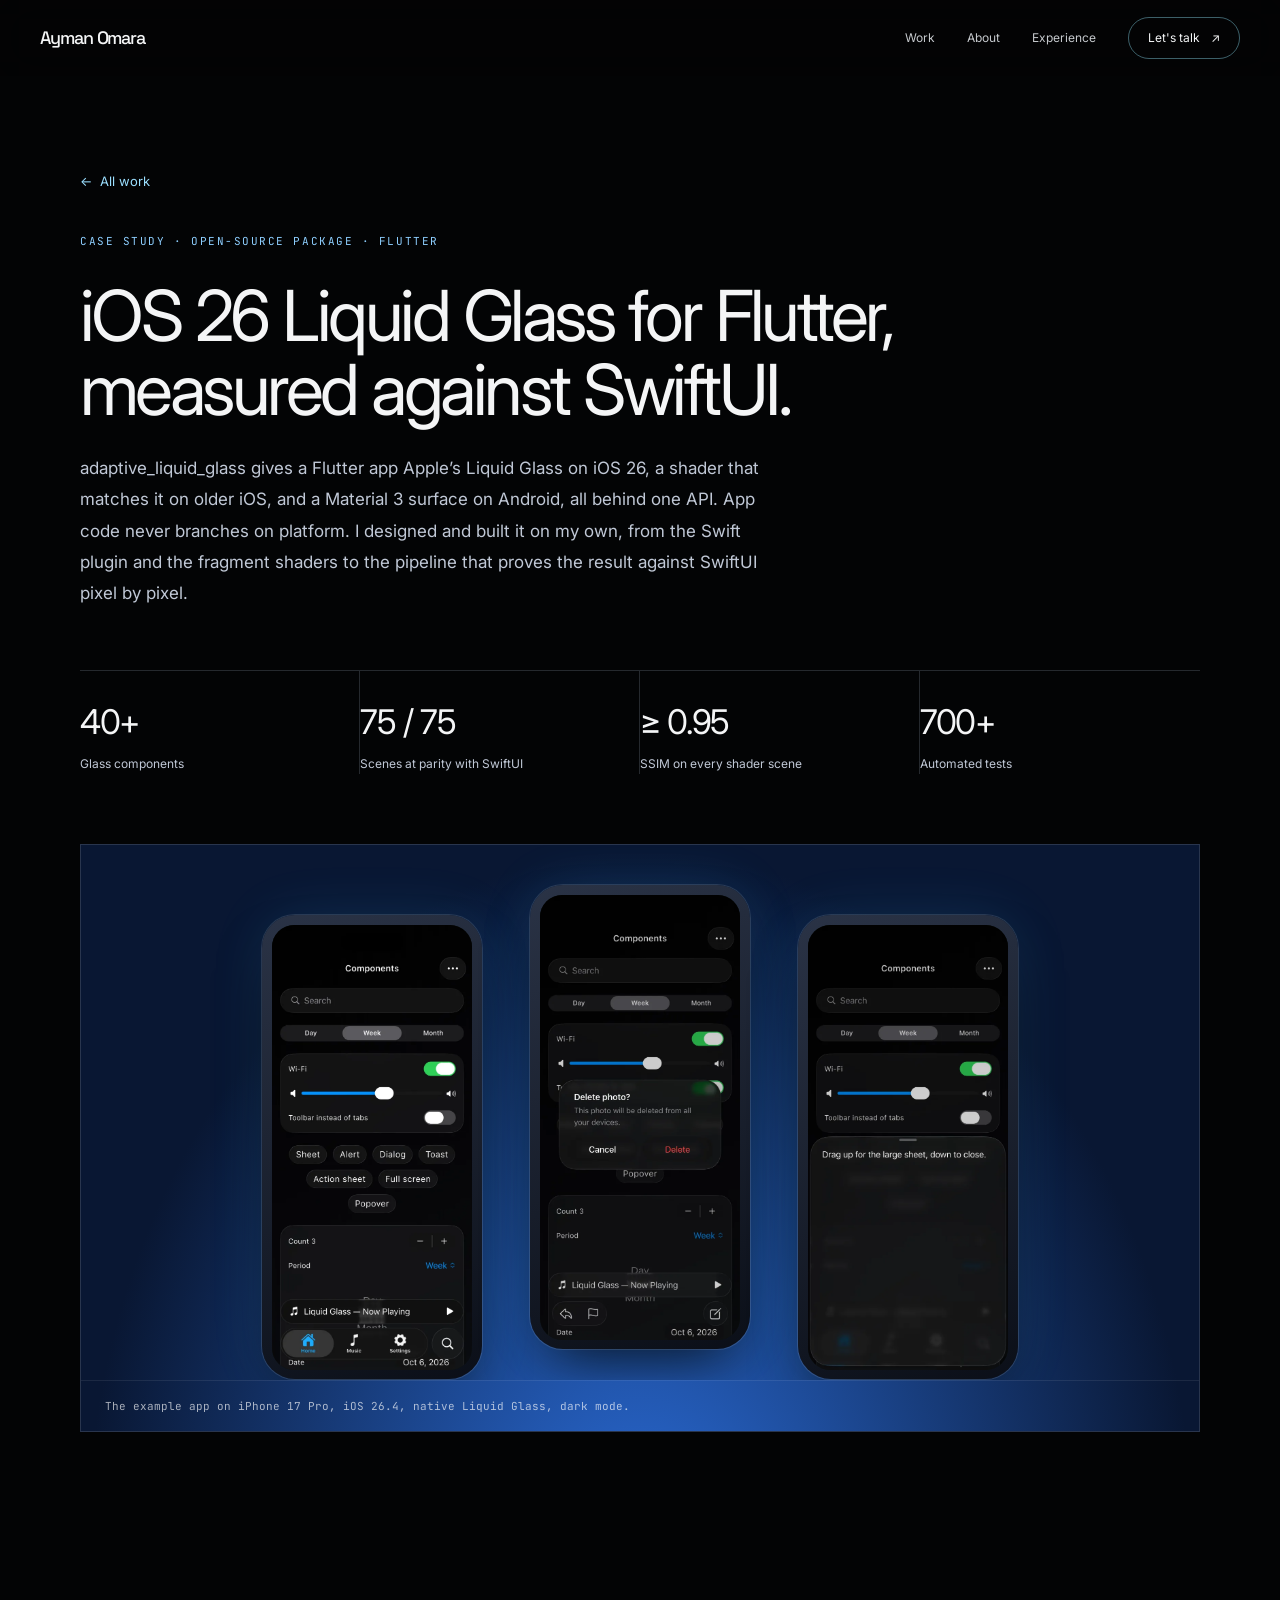
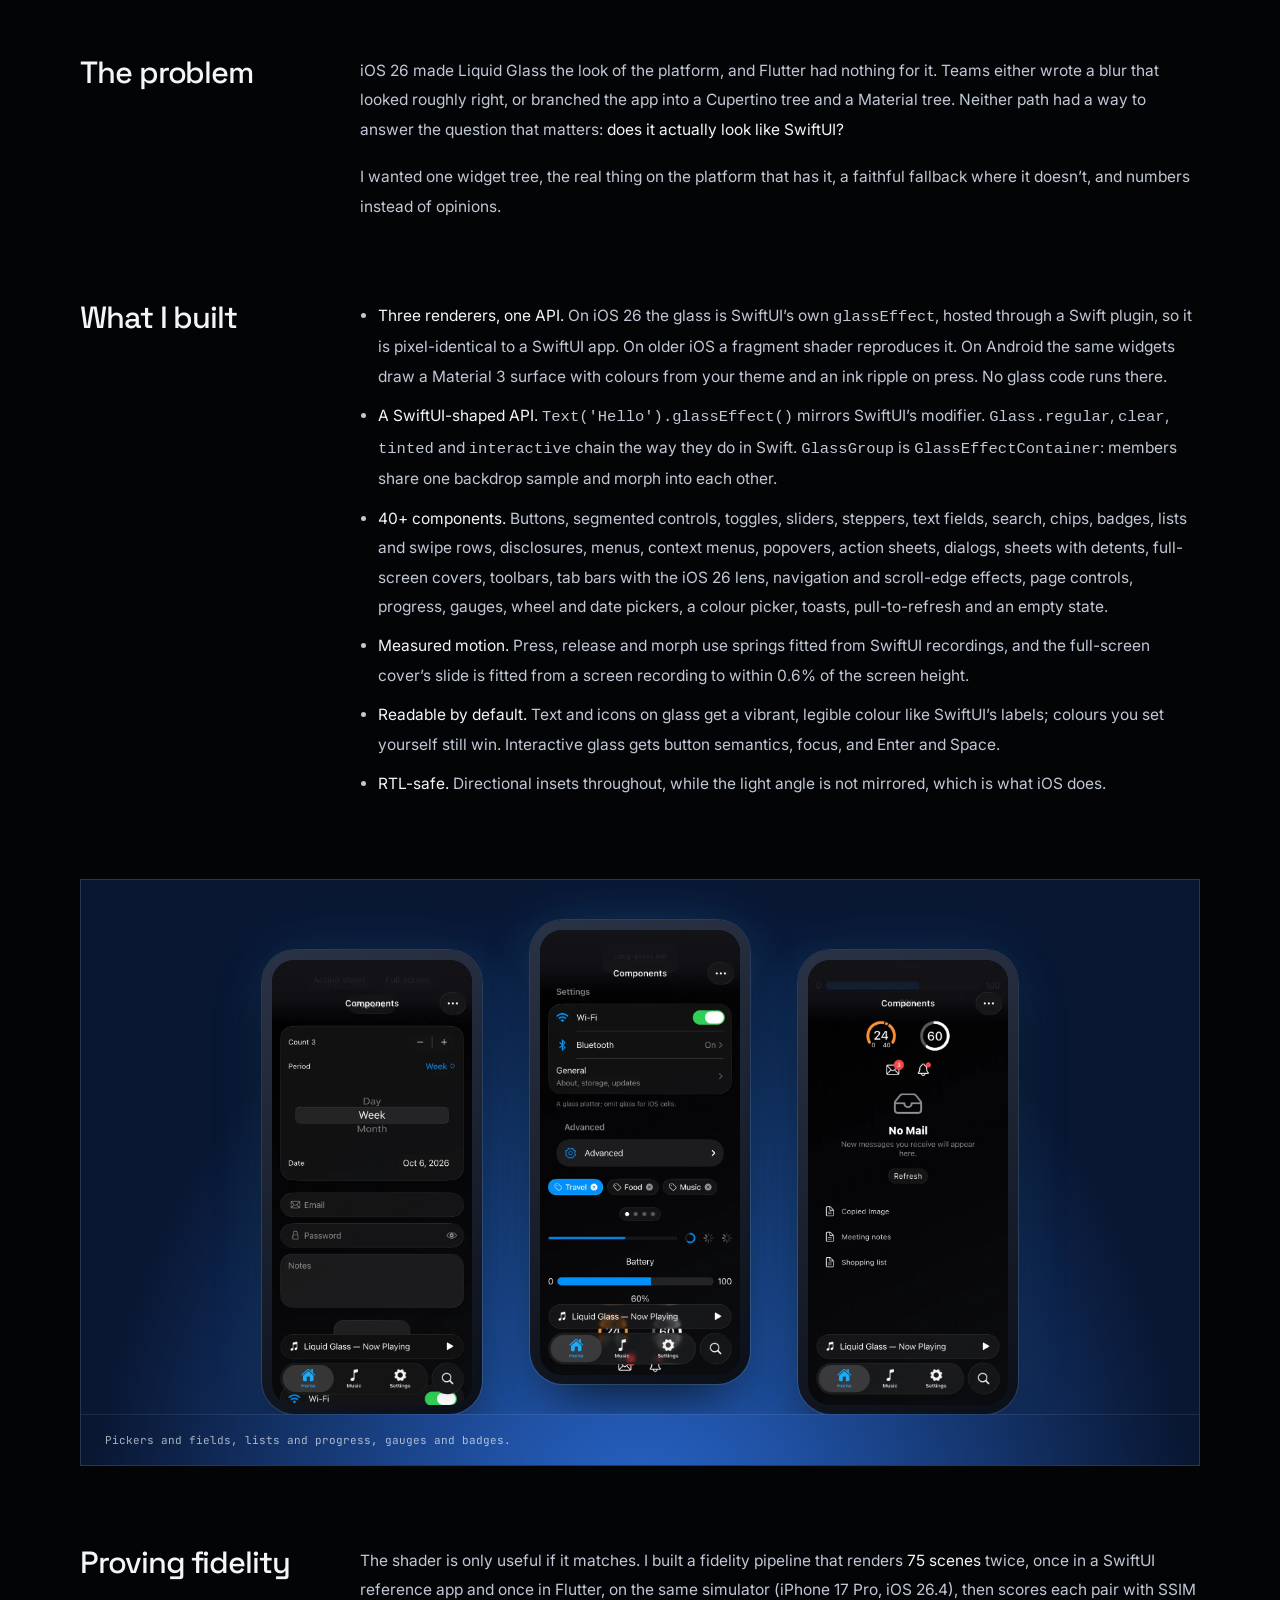
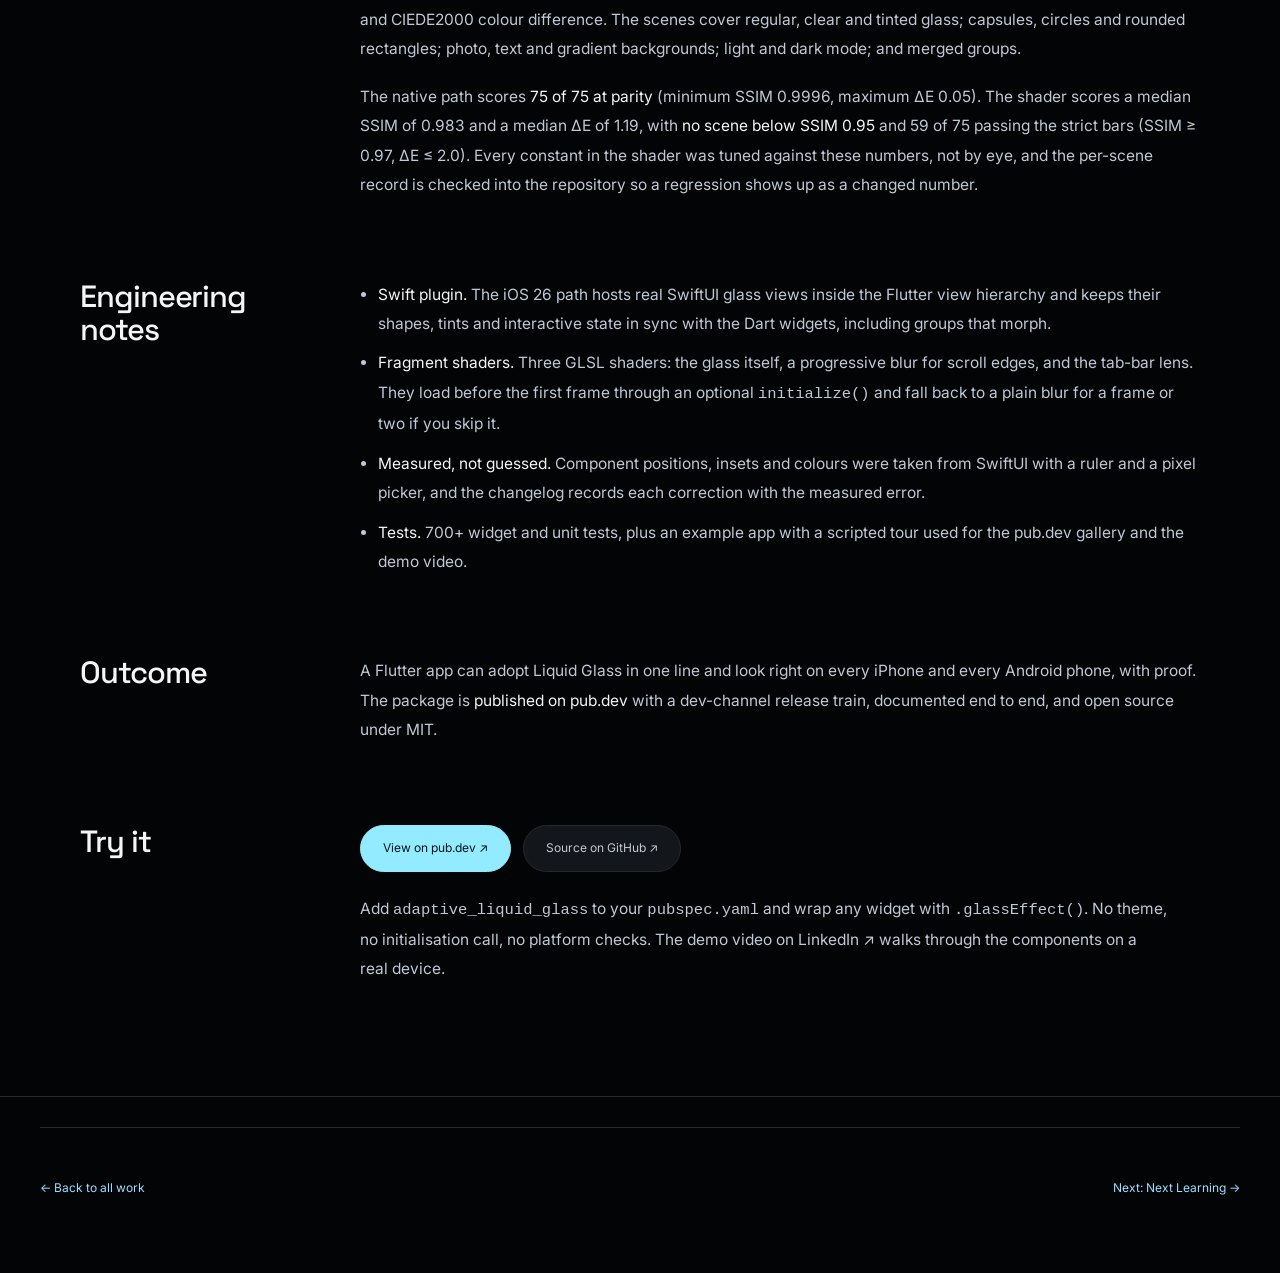
<file: work/adaptive-liquid-glass.html>
<!doctype html>
<html lang="en">
<head>
<meta charset="utf-8">
<meta name="viewport" content="width=device-width, initial-scale=1">
<title>adaptive_liquid_glass — Ayman Omara</title>
<meta name="description" content="adaptive_liquid_glass, an open-source Flutter package: iOS 26 Liquid Glass measured against SwiftUI, a shader fallback for older iOS and Material 3 on Android, behind one API.">
<meta property="og:title" content="adaptive_liquid_glass — case study by Ayman Omara">
<meta property="og:description" content="iOS 26 Liquid Glass for Flutter, measured against SwiftUI, with a shader fallback for older iOS and Material 3 on Android, behind one API.">
<meta property="og:image" content="https://aymanomara.github.io/assets/social-preview.png">
<meta property="og:type" content="article">
<meta name="twitter:card" content="summary_large_image">
<link rel="canonical" href="https://aymanomara.github.io/work/adaptive-liquid-glass.html">
<link rel="icon" type="image/svg+xml" href="../assets/favicon.svg">
<link rel="preconnect" href="https://fonts.googleapis.com">
<link rel="preconnect" href="https://fonts.gstatic.com" crossorigin>
<link href="https://fonts.googleapis.com/css2?family=IBM+Plex+Sans+Arabic:wght@400;500;600&family=Inter:wght@400;500;600;700&family=JetBrains+Mono:wght@400&family=Space+Grotesk:wght@400;500;600&display=swap" rel="stylesheet">
<link rel="stylesheet" href="../styles.css">
</head>
<body>
<a class="skip-link" href="#main">Skip to content</a>
<nav aria-label="Main navigation">
  <div class="wrap">
    <a href="../" class="logo" aria-label="Ayman Omara home">Ayman Omara</a>
    <div class="nav-actions">
      <div class="links" id="links">
        <a href="../#projects">Work</a>
        <a href="../#about">About</a>
        <a href="../#experience">Experience</a>
        <a href="../#contact" class="nav-contact">Let's talk <span>↗</span></a>
      </div>
      <button class="icon-btn menu-btn" id="menu" aria-label="Open navigation" aria-controls="links" aria-expanded="false">☰</button>
    </div>
  </div>
</nav>
<main id="main">
<header class="case-hero">
  <div class="wrap">
    <a class="case-back" href="../#project-adaptive-liquid-glass"><span aria-hidden="true">←</span> All work</a>
    <div class="eyebrow">CASE STUDY · OPEN-SOURCE PACKAGE · FLUTTER</div>
    <h1>iOS 26 Liquid Glass for Flutter, measured against SwiftUI.</h1>
    <p class="lead">adaptive_liquid_glass gives a Flutter app Apple’s Liquid Glass on iOS 26, a shader that matches it on older iOS, and a Material 3 surface on Android, all behind one API. App code never branches on platform. I designed and built it on my own, from the Swift plugin and the fragment shaders to the pipeline that proves the result against SwiftUI pixel by pixel.</p>
    <div class="case-facts"><div><b>40+</b><span>Glass components</span></div><div><b>75 / 75</b><span>Scenes at parity with SwiftUI</span></div><div><b>≥ 0.95</b><span>SSIM on every shader scene</span></div><div><b>700+</b><span>Automated tests</span></div></div>
  </div>
</header>
<section style="padding-top:0">
  <div class="wrap">
    <figure class="case-screens-wrap" style="margin:0;--glow:#2a6bd6">
      <div class="case-screens"><div class="phone phone-shot"><div class="phone-screen"><img src="../assets/adaptive-liquid-glass/controls-dark.webp" alt="Glass search field, segmented control, toggles, slider and buttons" width="600" height="1304" loading="lazy" decoding="async"></div></div><div class="phone phone-shot"><div class="phone-screen"><img src="../assets/adaptive-liquid-glass/alert-toolbar-dark.webp" alt="A glass alert over the page, with a glass toolbar replacing the tab bar" width="600" height="1304" loading="lazy" decoding="async"></div></div><div class="phone phone-shot"><div class="phone-screen"><img src="../assets/adaptive-liquid-glass/sheet-dark.webp" alt="A glass sheet at the medium detent" width="600" height="1304" loading="lazy" decoding="async"></div></div></div>
      <figcaption>The example app on iPhone 17 Pro, iOS 26.4, native Liquid Glass, dark mode.</figcaption>
    </figure>
  </div>
</section>
<section>
  <div class="wrap">
    <div class="case-body"><h2>The problem</h2><div><p>iOS 26 made Liquid Glass the look of the platform, and Flutter had nothing for it. Teams either wrote a blur that looked roughly right, or branched the app into a Cupertino tree and a Material tree. Neither path had a way to answer the question that matters: <strong>does it actually look like SwiftUI?</strong></p><p>I wanted one widget tree, the real thing on the platform that has it, a faithful fallback where it doesn’t, and numbers instead of opinions.</p></div></div>
    <div class="case-body"><h2>What I built</h2><div><ul><li><strong>Three renderers, one API.</strong> On iOS 26 the glass is SwiftUI’s own <code>glassEffect</code>, hosted through a Swift plugin, so it is pixel-identical to a SwiftUI app. On older iOS a fragment shader reproduces it. On Android the same widgets draw a Material 3 surface with colours from your theme and an ink ripple on press. No glass code runs there.</li><li><strong>A SwiftUI-shaped API.</strong> <code>Text('Hello').glassEffect()</code> mirrors SwiftUI’s modifier. <code>Glass.regular</code>, <code>clear</code>, <code>tinted</code> and <code>interactive</code> chain the way they do in Swift. <code>GlassGroup</code> is <code>GlassEffectContainer</code>: members share one backdrop sample and morph into each other.</li><li><strong>40+ components.</strong> Buttons, segmented controls, toggles, sliders, steppers, text fields, search, chips, badges, lists and swipe rows, disclosures, menus, context menus, popovers, action sheets, dialogs, sheets with detents, full-screen covers, toolbars, tab bars with the iOS 26 lens, navigation and scroll-edge effects, page controls, progress, gauges, wheel and date pickers, a colour picker, toasts, pull-to-refresh and an empty state.</li><li><strong>Measured motion.</strong> Press, release and morph use springs fitted from SwiftUI recordings, and the full-screen cover’s slide is fitted from a screen recording to within 0.6% of the screen height.</li><li><strong>Readable by default.</strong> Text and icons on glass get a vibrant, legible colour like SwiftUI’s labels; colours you set yourself still win. Interactive glass gets button semantics, focus, and Enter and Space.</li><li><strong>RTL-safe.</strong> Directional insets throughout, while the light angle is not mirrored, which is what iOS does.</li></ul></div></div>
    <figure class="case-screens-wrap" style="margin:80px 0;--glow:#2a6bd6">
      <div class="case-screens"><div class="phone phone-shot"><div class="phone-screen"><img src="../assets/adaptive-liquid-glass/pickers-fields-dark.webp" alt="Stepper, wheel picker, date picker and text fields on glass" width="600" height="1304" loading="lazy" decoding="async"></div></div><div class="phone phone-shot"><div class="phone-screen"><img src="../assets/adaptive-liquid-glass/lists-chips-progress-dark.webp" alt="A list section, a disclosure, chips, a page control and progress indicators" width="600" height="1304" loading="lazy" decoding="async"></div></div><div class="phone phone-shot"><div class="phone-screen"><img src="../assets/adaptive-liquid-glass/gauges-badges-empty-dark.webp" alt="Gauges, badges, an empty state and swipe-action rows" width="600" height="1304" loading="lazy" decoding="async"></div></div></div>
      <figcaption>Pickers and fields, lists and progress, gauges and badges.</figcaption>
    </figure>
    <div class="case-body"><h2>Proving fidelity</h2><div><p>The shader is only useful if it matches. I built a fidelity pipeline that renders <strong>75 scenes</strong> twice, once in a SwiftUI reference app and once in Flutter, on the same simulator (iPhone 17 Pro, iOS 26.4), then scores each pair with SSIM and CIEDE2000 colour difference. The scenes cover regular, clear and tinted glass; capsules, circles and rounded rectangles; photo, text and gradient backgrounds; light and dark mode; and merged groups.</p><p>The native path scores <strong>75 of 75 at parity</strong> (minimum SSIM 0.9996, maximum ΔE 0.05). The shader scores a median SSIM of 0.983 and a median ΔE of 1.19, with <strong>no scene below SSIM 0.95</strong> and 59 of 75 passing the strict bars (SSIM ≥ 0.97, ΔE ≤ 2.0). Every constant in the shader was tuned against these numbers, not by eye, and the per-scene record is checked into the repository so a regression shows up as a changed number.</p></div></div>
    <div class="case-body"><h2>Engineering notes</h2><div><ul><li><strong>Swift plugin.</strong> The iOS 26 path hosts real SwiftUI glass views inside the Flutter view hierarchy and keeps their shapes, tints and interactive state in sync with the Dart widgets, including groups that morph.</li><li><strong>Fragment shaders.</strong> Three GLSL shaders: the glass itself, a progressive blur for scroll edges, and the tab-bar lens. They load before the first frame through an optional <code>initialize()</code> and fall back to a plain blur for a frame or two if you skip it.</li><li><strong>Measured, not guessed.</strong> Component positions, insets and colours were taken from SwiftUI with a ruler and a pixel picker, and the changelog records each correction with the measured error.</li><li><strong>Tests.</strong> 700+ widget and unit tests, plus an example app with a scripted tour used for the pub.dev gallery and the demo video.</li></ul></div></div>
    <div class="case-body"><h2>Outcome</h2><div><p>A Flutter app can adopt Liquid Glass in one line and look right on every iPhone and every Android phone, with proof. The package is <strong>published on pub.dev</strong> with a dev-channel release train, documented end to end, and open source under MIT.</p></div></div>
    <div class="case-body" id="try"><h2>Try it</h2><div><p style="display:flex;flex-wrap:wrap;gap:12px;margin-bottom:22px"><a class="btn primary" href="https://pub.dev/packages/adaptive_liquid_glass" target="_blank" rel="noopener">View on pub.dev ↗</a><a class="btn ghost" href="https://github.com/AymanOmara/adaptive_liquid_glass" target="_blank" rel="noopener">Source on GitHub ↗</a></p><p>Add <code>adaptive_liquid_glass</code> to your <code>pubspec.yaml</code> and wrap any widget with <code>.glassEffect()</code>. No theme, no initialisation call, no platform checks. The <a href="https://www.linkedin.com/feed/update/urn:li:activity:7513729658090151936/" target="_blank" rel="noopener">demo video on LinkedIn ↗</a> walks through the components on a real device.</p></div></div>
  </div>
</section>
</main>
<footer>
  <div class="wrap case-next">
    <a href="../#projects"><span aria-hidden="true">←</span> Back to all work</a>
    <a href="next-learning.html">Next: Next Learning <span aria-hidden="true">→</span></a>
  </div>
</footer>
<script src="../script.js" defer></script>
</body>
</html>
</file>
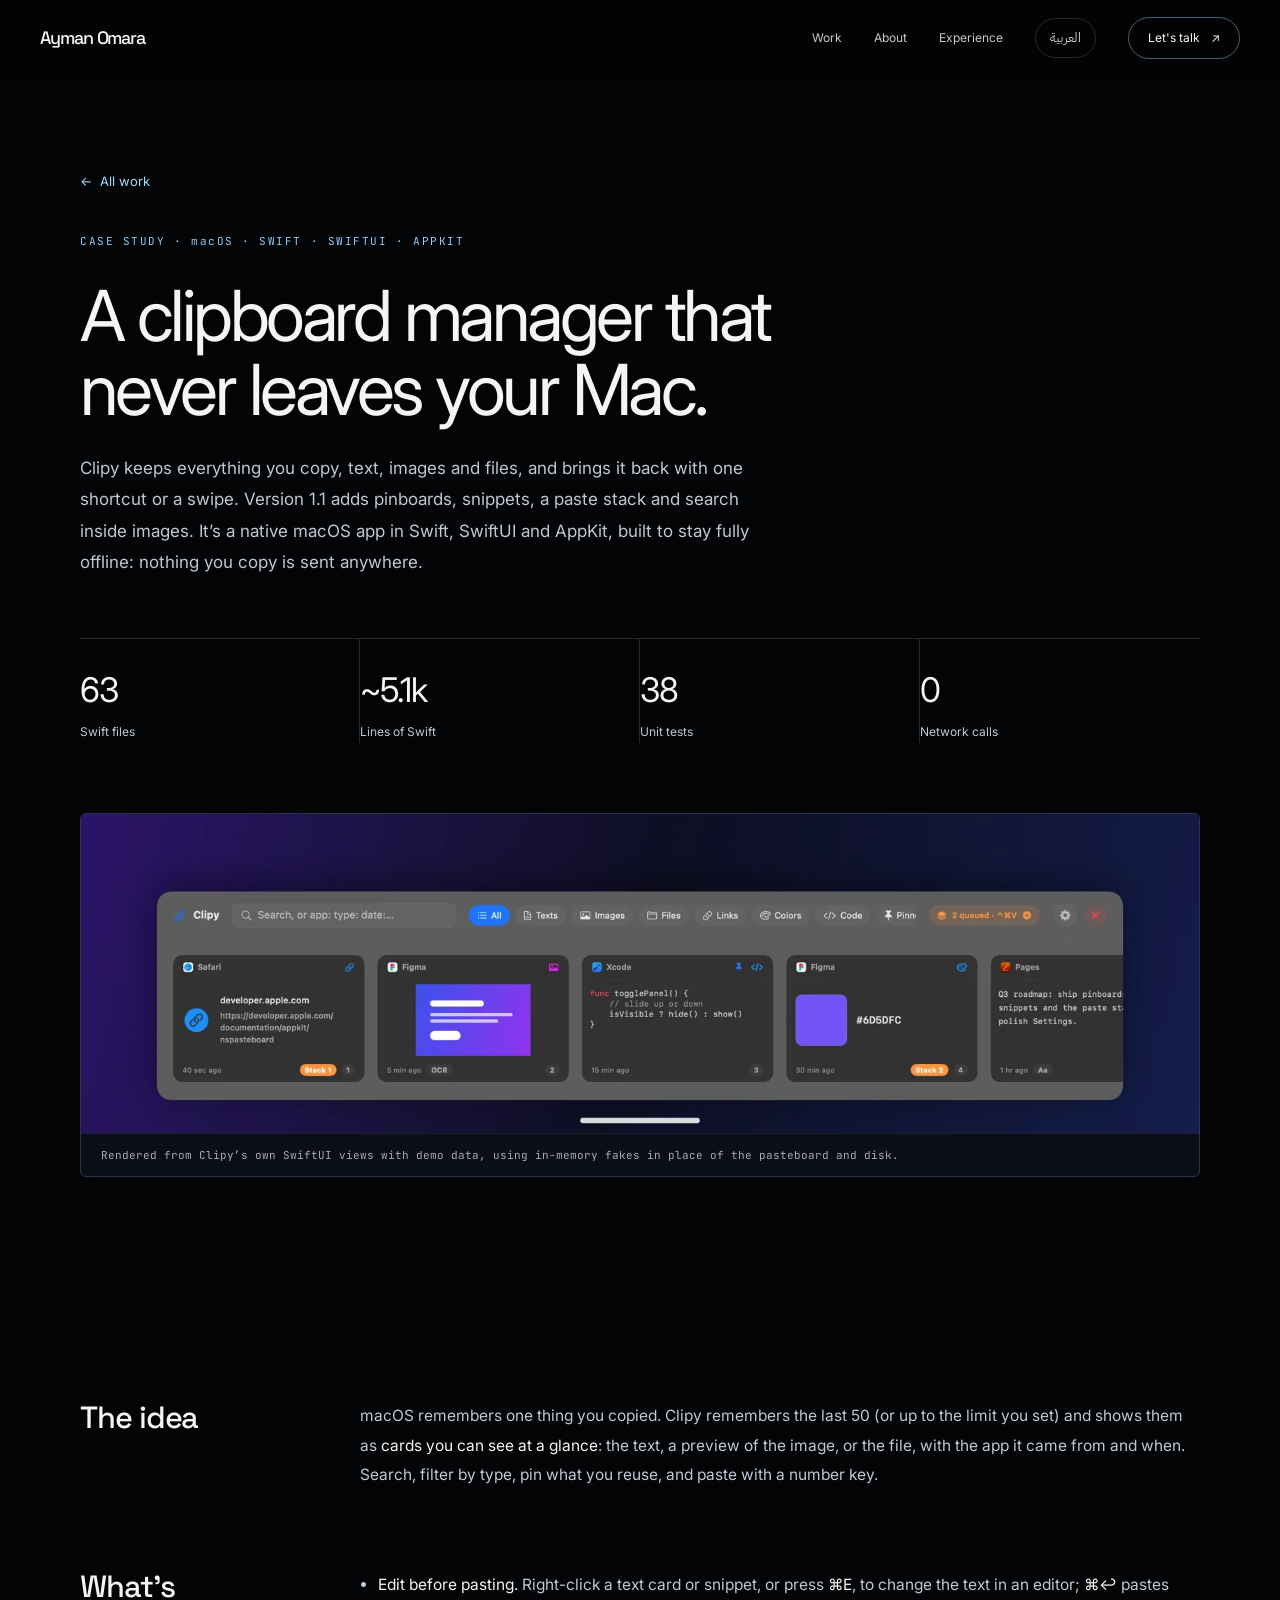
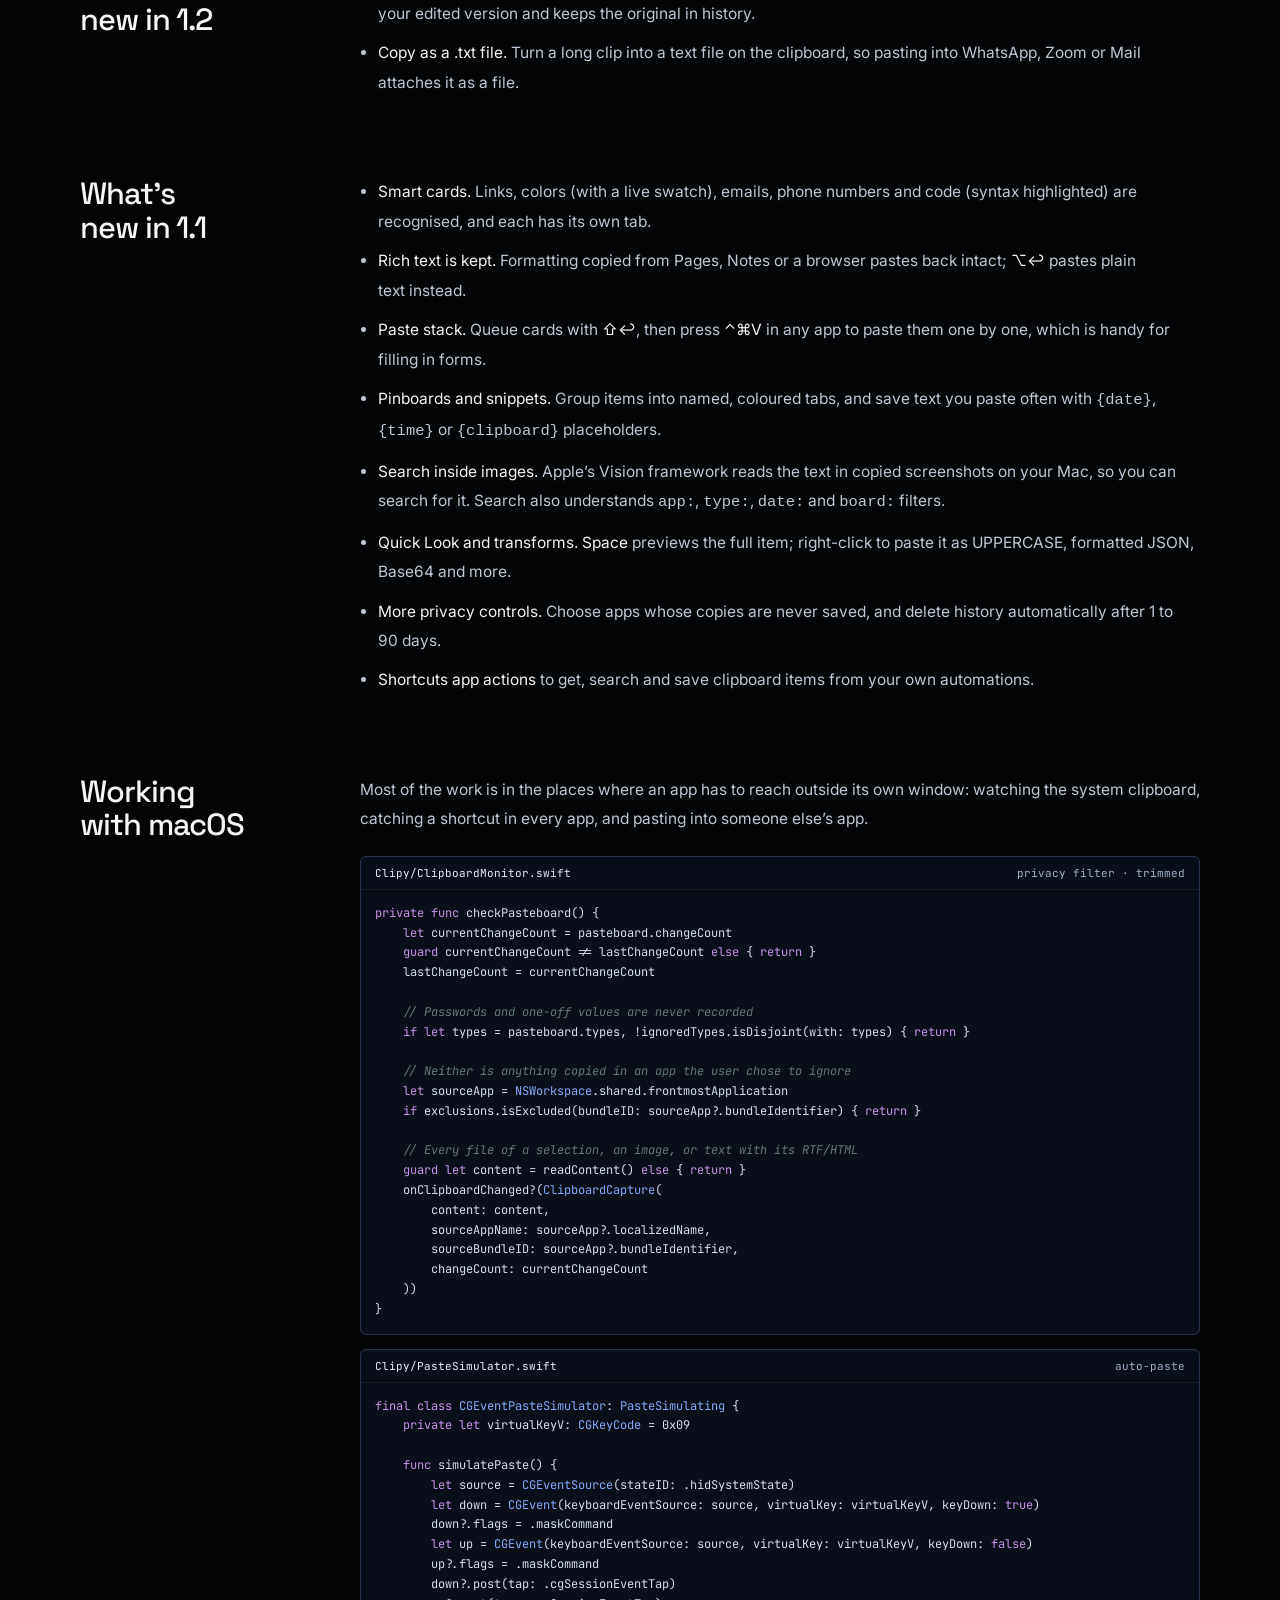
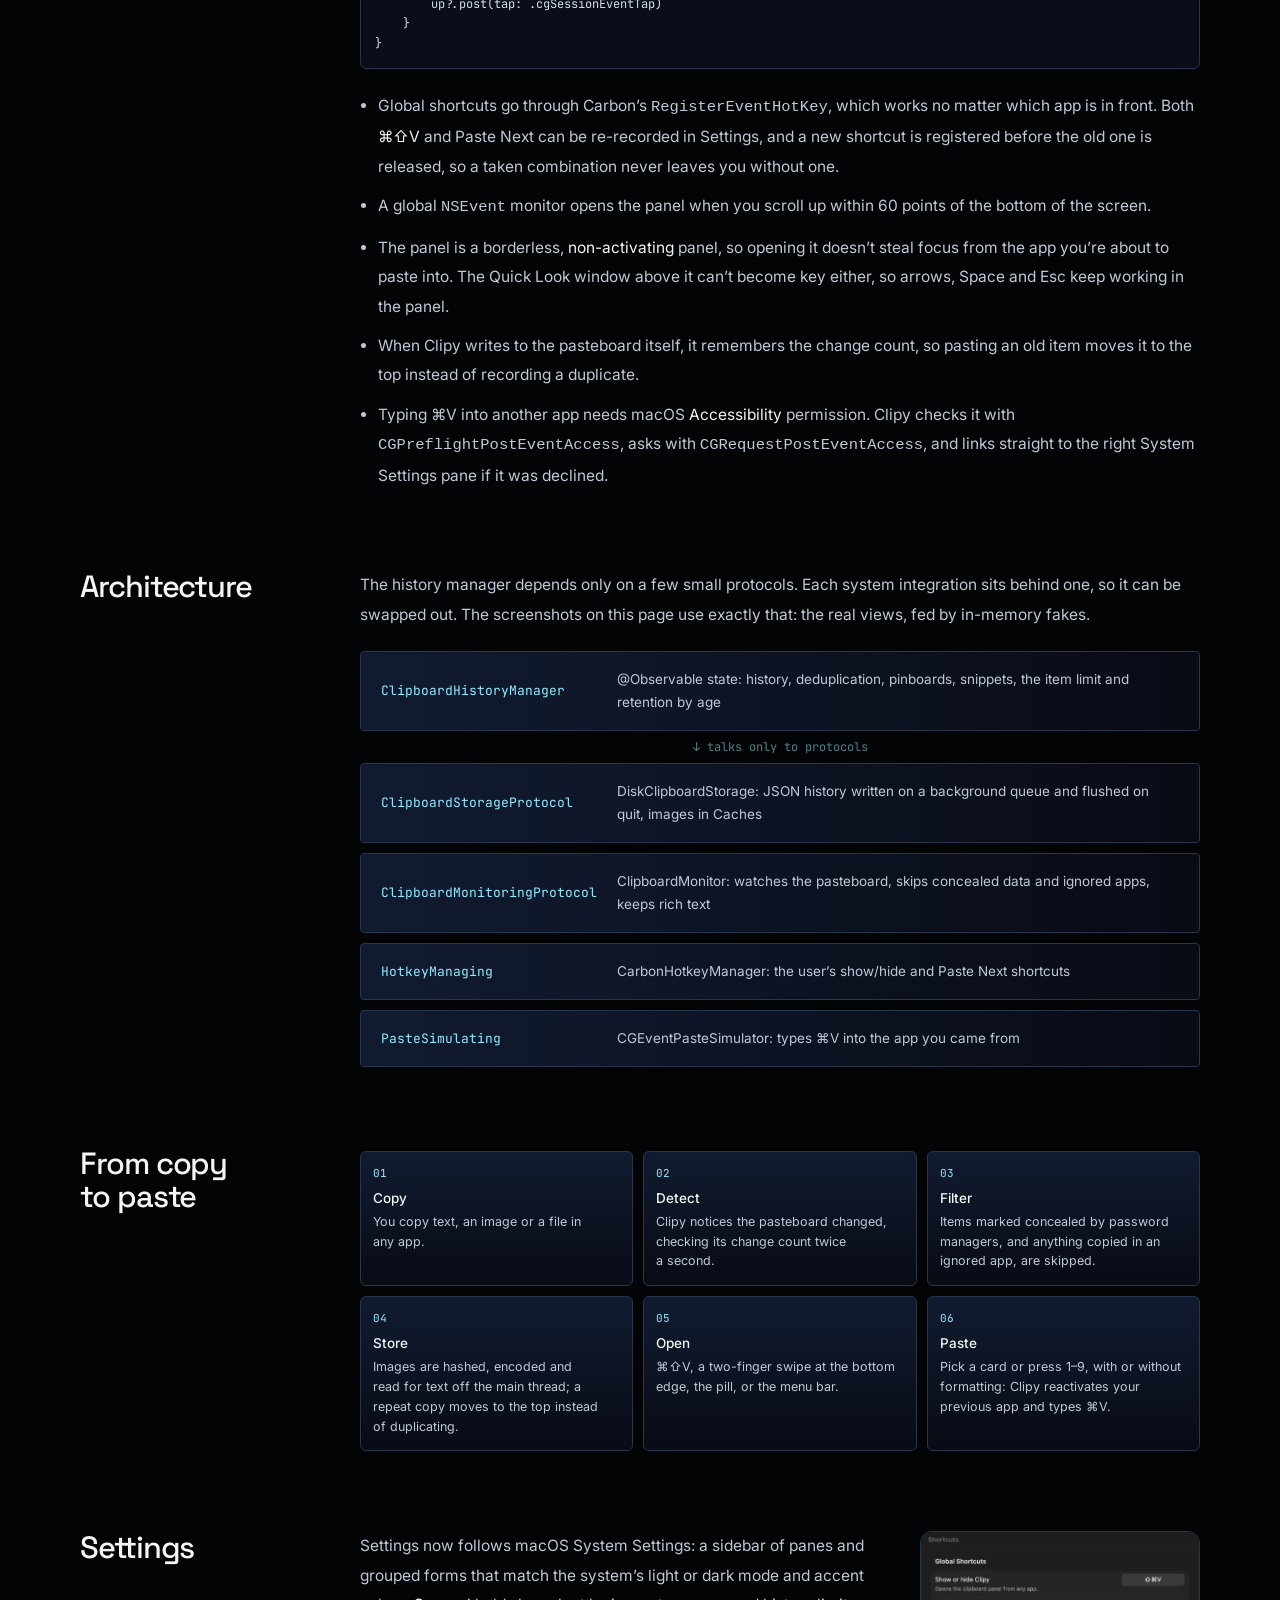
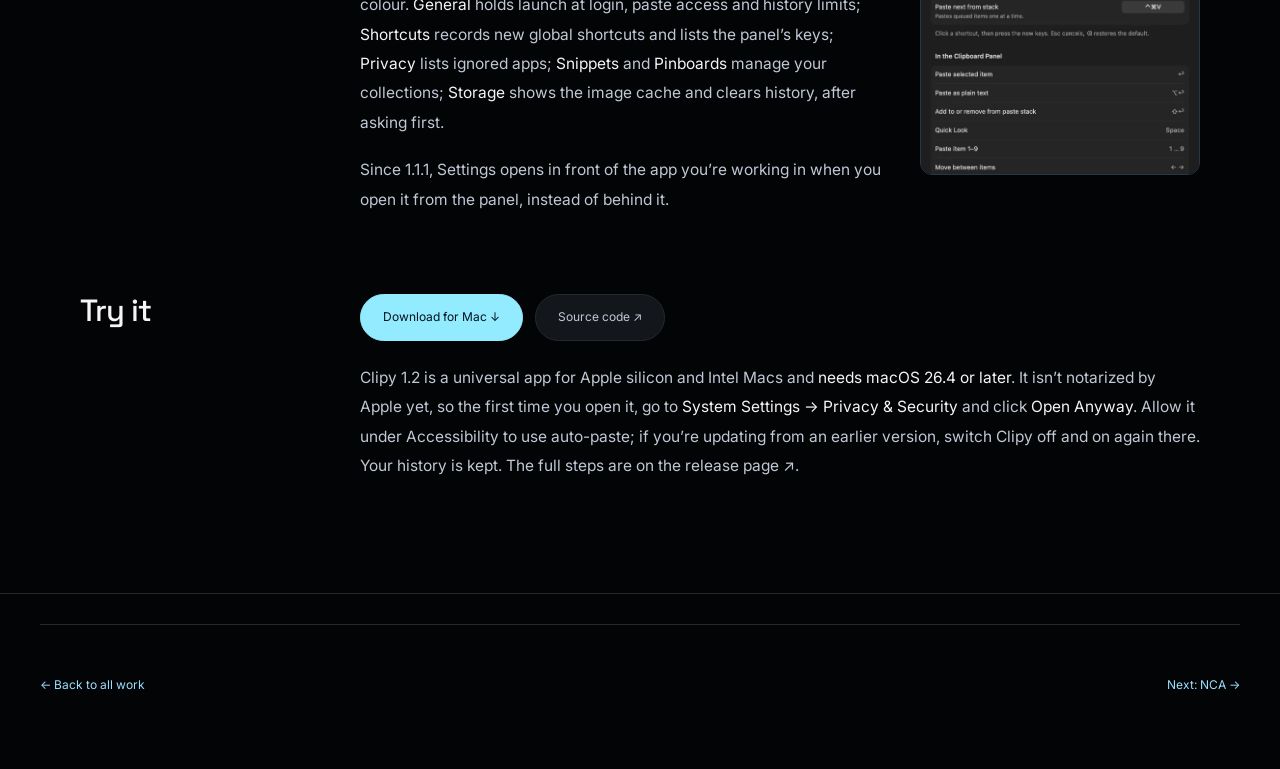
<file: work/clipy.html>
<!doctype html>
<html lang="en">
<head>
<meta charset="utf-8">
<meta name="viewport" content="width=device-width, initial-scale=1">
<title>Clipy — Ayman Omara</title>
<meta name="description" content="Clipy, a native macOS clipboard manager in Swift, SwiftUI and AppKit: a slide-up card panel, pinboards, snippets, a paste stack, text recognition in images and automatic pasting, fully offline.">
<meta property="og:title" content="Clipy — case study by Ayman Omara">
<meta property="og:description" content="Clipy, a native macOS clipboard manager in Swift, SwiftUI and AppKit: a slide-up card panel, pinboards, snippets, a paste stack, text recognition in images and automatic pasting, fully offline.">
<meta property="og:image" content="https://aymanomara.github.io/assets/social-preview.png">
<meta property="og:type" content="article">
<meta name="twitter:card" content="summary_large_image">
<link rel="canonical" href="https://aymanomara.github.io/work/clipy.html">
<link rel="alternate" hreflang="en" href="https://aymanomara.github.io/work/clipy.html">
<link rel="alternate" hreflang="ar" href="https://aymanomara.github.io/ar/work/clipy.html">
<link rel="icon" type="image/svg+xml" href="../assets/favicon.svg">
<link rel="preconnect" href="https://fonts.googleapis.com">
<link rel="preconnect" href="https://fonts.gstatic.com" crossorigin>
<link href="https://fonts.googleapis.com/css2?family=IBM+Plex+Sans+Arabic:wght@400;500;600&family=Inter:wght@400;500;600;700&family=JetBrains+Mono:wght@400&family=Space+Grotesk:wght@400;500;600&display=swap" rel="stylesheet">
<link rel="stylesheet" href="../styles.css">
</head>
<body>
<a class="skip-link" href="#main">Skip to content</a>
<nav aria-label="Main navigation">
  <div class="wrap">
    <a href="../" class="logo" aria-label="Ayman Omara home">Ayman Omara</a>
    <div class="nav-actions">
      <div class="links" id="links">
        <a href="../#projects">Work</a>
        <a href="../#about">About</a>
        <a href="../#experience">Experience</a>
        <a href="../ar/work/clipy.html" class="lang-switch" lang="ar" hreflang="ar">العربية</a>
        <a href="../#contact" class="nav-contact">Let's talk <span>↗</span></a>
      </div>
      <button class="icon-btn menu-btn" id="menu" aria-label="Open navigation" aria-controls="links" aria-expanded="false">☰</button>
    </div>
  </div>
</nav>
<main id="main">
<header class="case-hero">
  <div class="wrap">
    <a class="case-back" href="../#project-clipy"><span aria-hidden="true">←</span> All work</a>
    <div class="eyebrow">CASE STUDY · macOS · SWIFT · SWIFTUI · APPKIT</div>
    <h1>A clipboard manager that never leaves your Mac.</h1>
    <p class="lead">Clipy keeps everything you copy, text, images and files, and brings it back with one shortcut or a swipe. Version 1.1 adds pinboards, snippets, a paste stack and search inside images. It’s a native macOS app in Swift, SwiftUI and AppKit, built to stay fully offline: nothing you copy is sent anywhere.</p>
    <div class="case-facts"><div><b>63</b><span>Swift files</span></div><div><b>~5.1k</b><span>Lines of Swift</span></div><div><b>38</b><span>Unit tests</span></div><div><b>0</b><span>Network calls</span></div></div>
  </div>
</header>
<section style="padding-top:0">
  <div class="wrap">
    <figure class="shot-frame"><img src="../assets/clipy/panel-desktop.webp?v=1.1" alt="Clipy panel sliding up from the bottom of the screen, with cards for a link, an image with recognised text, highlighted code, a color swatch and rich text, and two items queued in the paste stack" width="1600" height="457"><figcaption>Rendered from Clipy’s own SwiftUI views with demo data, using in-memory fakes in place of the pasteboard and disk.</figcaption></figure>
  </div>
</section>
<section>
  <div class="wrap">
    <div class="case-body"><h2>The idea</h2><div><p>macOS remembers one thing you copied. Clipy remembers the last 50 (or up to the limit you set) and shows them as <strong>cards you can see at a glance</strong>: the text, a preview of the image, or the file, with the app it came from and when. Search, filter by type, pin what you reuse, and paste with a number key.</p></div></div>
    <div class="case-body"><h2>What’s new in 1.2</h2><div><ul><li><strong>Edit before pasting.</strong> Right-click a text card or snippet, or press <strong>⌘E</strong>, to change the text in an editor; <strong>⌘↩</strong> pastes your edited version and keeps the original in history.</li><li><strong>Copy as a .txt file.</strong> Turn a long clip into a text file on the clipboard, so pasting into WhatsApp, Zoom or Mail attaches it as a file.</li></ul></div></div>
    <div class="case-body"><h2>What’s new in 1.1</h2><div><ul><li><strong>Smart cards.</strong> Links, colors (with a live swatch), emails, phone numbers and code (syntax highlighted) are recognised, and each has its own tab.</li><li><strong>Rich text is kept.</strong> Formatting copied from Pages, Notes or a browser pastes back intact; <strong>⌥↩</strong> pastes plain text instead.</li><li><strong>Paste stack.</strong> Queue cards with <strong>⇧↩</strong>, then press <strong>⌃⌘V</strong> in any app to paste them one by one, which is handy for filling in forms.</li><li><strong>Pinboards and snippets.</strong> Group items into named, coloured tabs, and save text you paste often with <code>{date}</code>, <code>{time}</code> or <code>{clipboard}</code> placeholders.</li><li><strong>Search inside images.</strong> Apple’s Vision framework reads the text in copied screenshots on your Mac, so you can search for it. Search also understands <code>app:</code>, <code>type:</code>, <code>date:</code> and <code>board:</code> filters.</li><li><strong>Quick Look and transforms.</strong> <strong>Space</strong> previews the full item; right-click to paste it as UPPERCASE, formatted JSON, Base64 and more.</li><li><strong>More privacy controls.</strong> Choose apps whose copies are never saved, and delete history automatically after 1 to 90 days.</li><li><strong>Shortcuts app actions</strong> to get, search and save clipboard items from your own automations.</li></ul></div></div>
    <div class="case-body"><h2>Working with macOS</h2><div><p>Most of the work is in the places where an app has to reach outside its own window: watching the system clipboard, catching a shortcut in every app, and pasting into someone else’s app.</p>
      <div class="code-stack" style="margin-top:22px"><div class="code-card"><header><b>Clipy/ClipboardMonitor.swift</b><span>privacy filter · trimmed</span></header><pre><span class="k">private</span> <span class="k">func</span> checkPasteboard() {
    <span class="k">let</span> currentChangeCount = pasteboard.changeCount
    <span class="k">guard</span> currentChangeCount != lastChangeCount <span class="k">else</span> { <span class="k">return</span> }
    lastChangeCount = currentChangeCount

    <span class="c">// Passwords and one-off values are never recorded</span>
    <span class="k">if</span> <span class="k">let</span> types = pasteboard.types, !ignoredTypes.isDisjoint(with: types) { <span class="k">return</span> }

    <span class="c">// Neither is anything copied in an app the user chose to ignore</span>
    <span class="k">let</span> sourceApp = <span class="t">NSWorkspace</span>.shared.frontmostApplication
    <span class="k">if</span> exclusions.isExcluded(bundleID: sourceApp?.bundleIdentifier) { <span class="k">return</span> }

    <span class="c">// Every file of a selection, an image, or text with its RTF/HTML</span>
    <span class="k">guard let</span> content = readContent() <span class="k">else</span> { <span class="k">return</span> }
    onClipboardChanged?(<span class="t">ClipboardCapture</span>(
        content: content,
        sourceAppName: sourceApp?.localizedName,
        sourceBundleID: sourceApp?.bundleIdentifier,
        changeCount: currentChangeCount
    ))
}</pre></div><div class="code-card"><header><b>Clipy/PasteSimulator.swift</b><span>auto-paste</span></header><pre><span class="k">final class</span> <span class="t">CGEventPasteSimulator</span>: <span class="t">PasteSimulating</span> {
    <span class="k">private</span> <span class="k">let</span> virtualKeyV: <span class="t">CGKeyCode</span> = 0x09

    <span class="k">func</span> simulatePaste() {
        <span class="k">let</span> source = <span class="t">CGEventSource</span>(stateID: .hidSystemState)
        <span class="k">let</span> down = <span class="t">CGEvent</span>(keyboardEventSource: source, virtualKey: virtualKeyV, keyDown: <span class="k">true</span>)
        down?.flags = .maskCommand
        <span class="k">let</span> up = <span class="t">CGEvent</span>(keyboardEventSource: source, virtualKey: virtualKeyV, keyDown: <span class="k">false</span>)
        up?.flags = .maskCommand
        down?.post(tap: .cgSessionEventTap)
        up?.post(tap: .cgSessionEventTap)
    }
}</pre></div></div>
      <ul style="margin-top:22px"><li>Global shortcuts go through Carbon’s <code>RegisterEventHotKey</code>, which works no matter which app is in front. Both <strong>⌘⇧V</strong> and Paste Next can be re-recorded in Settings, and a new shortcut is registered before the old one is released, so a taken combination never leaves you without one.</li><li>A global <code>NSEvent</code> monitor opens the panel when you scroll up within 60 points of the bottom of the screen.</li><li>The panel is a borderless, <strong>non-activating</strong> panel, so opening it doesn’t steal focus from the app you’re about to paste into. The Quick Look window above it can’t become key either, so arrows, Space and Esc keep working in the panel.</li><li>When Clipy writes to the pasteboard itself, it remembers the change count, so pasting an old item moves it to the top instead of recording a duplicate.</li><li>Typing ⌘V into another app needs macOS <strong>Accessibility</strong> permission. Clipy checks it with <code>CGPreflightPostEventAccess</code>, asks with <code>CGRequestPostEventAccess</code>, and links straight to the right System Settings pane if it was declined.</li></ul></div></div>
    <div class="case-body"><h2>Architecture</h2><div><p>The history manager depends only on a few small protocols. Each system integration sits behind one, so it can be swapped out. The screenshots on this page use exactly that: the real views, fed by in-memory fakes.</p><div style="margin-top:22px"><div class="layers"><div class="layer"><code>ClipboardHistoryManager</code><span>@Observable state: history, deduplication, pinboards, snippets, the item limit and retention by age</span></div><div class="layer-arrow" aria-hidden="true">↓ talks only to protocols</div><div class="layer"><code>ClipboardStorageProtocol</code><span>DiskClipboardStorage: JSON history written on a background queue and flushed on quit, images in Caches</span></div><div class="layer"><code>ClipboardMonitoringProtocol</code><span>ClipboardMonitor: watches the pasteboard, skips concealed data and ignored apps, keeps rich text</span></div><div class="layer"><code>HotkeyManaging</code><span>CarbonHotkeyManager: the user’s show/hide and Paste Next shortcuts</span></div><div class="layer"><code>PasteSimulating</code><span>CGEventPasteSimulator: types ⌘V into the app you came from</span></div></div></div></div></div>
    <div class="case-body"><h2>From copy to paste</h2><div><div style="margin-top:4px"><ol class="flow"><li><b>Copy</b><span>You copy text, an image or a file in any app.</span></li><li><b>Detect</b><span>Clipy notices the pasteboard changed, checking its change count twice a second.</span></li><li><b>Filter</b><span>Items marked concealed by password managers, and anything copied in an ignored app, are skipped.</span></li><li><b>Store</b><span>Images are hashed, encoded and read for text off the main thread; a repeat copy moves to the top instead of duplicating.</span></li><li><b>Open</b><span>⌘⇧V, a two-finger swipe at the bottom edge, the pill, or the menu bar.</span></li><li><b>Paste</b><span>Pick a card or press 1–9, with or without formatting: Clipy reactivates your previous app and types ⌘V.</span></li></ol></div></div></div>
    <div class="case-body"><h2>Settings</h2><div class="split"><div><p>Settings now follows macOS System Settings: a sidebar of panes and grouped forms that match the system’s light or dark mode and accent colour. <strong>General</strong> holds launch at login, paste access and history limits; <strong>Shortcuts</strong> records new global shortcuts and lists the panel’s keys; <strong>Privacy</strong> lists ignored apps; <strong>Snippets</strong> and <strong>Pinboards</strong> manage your collections; <strong>Storage</strong> shows the image cache and clears history, after asking first.</p><p>Since 1.1.1, Settings opens in front of the app you’re working in when you open it from the panel, instead of behind it.</p></div><figure class="shot-frame"><img src="../assets/clipy/settings.webp?v=1.1" alt="Clipy Settings, Shortcuts pane: recorders for the show or hide and paste next shortcuts, and a list of the clipboard panel’s keys" width="575" height="500" loading="lazy"></figure></div></div>
    <div class="case-body" id="download"><h2>Try it</h2><div><p style="display:flex;flex-wrap:wrap;gap:12px;margin-bottom:22px"><a class="btn primary" href="https://github.com/AymanOmara/clipy/releases/latest/download/Clipy.zip">Download for Mac ↓</a><a class="btn ghost" href="https://github.com/AymanOmara/clipy" target="_blank" rel="noopener">Source code ↗</a></p><p>Clipy 1.2 is a universal app for Apple silicon and Intel Macs and <strong>needs macOS 26.4 or later</strong>. It isn’t notarized by Apple yet, so the first time you open it, go to <strong>System Settings → Privacy &amp; Security</strong> and click <strong>Open Anyway</strong>. Allow it under Accessibility to use auto-paste; if you’re updating from an earlier version, switch Clipy off and on again there. Your history is kept. The full steps are on the <a href="https://github.com/AymanOmara/clipy/releases/latest" target="_blank" rel="noopener">release page ↗</a>.</p></div></div>
  </div>
</section>
</main>
<footer>
  <div class="wrap case-next">
    <a href="../#projects"><span aria-hidden="true">←</span> Back to all work</a>
    <a href="nca.html">Next: NCA <span aria-hidden="true">→</span></a>
  </div>
</footer>
<script src="../script.js" defer></script>
</body>
</html>
</file>
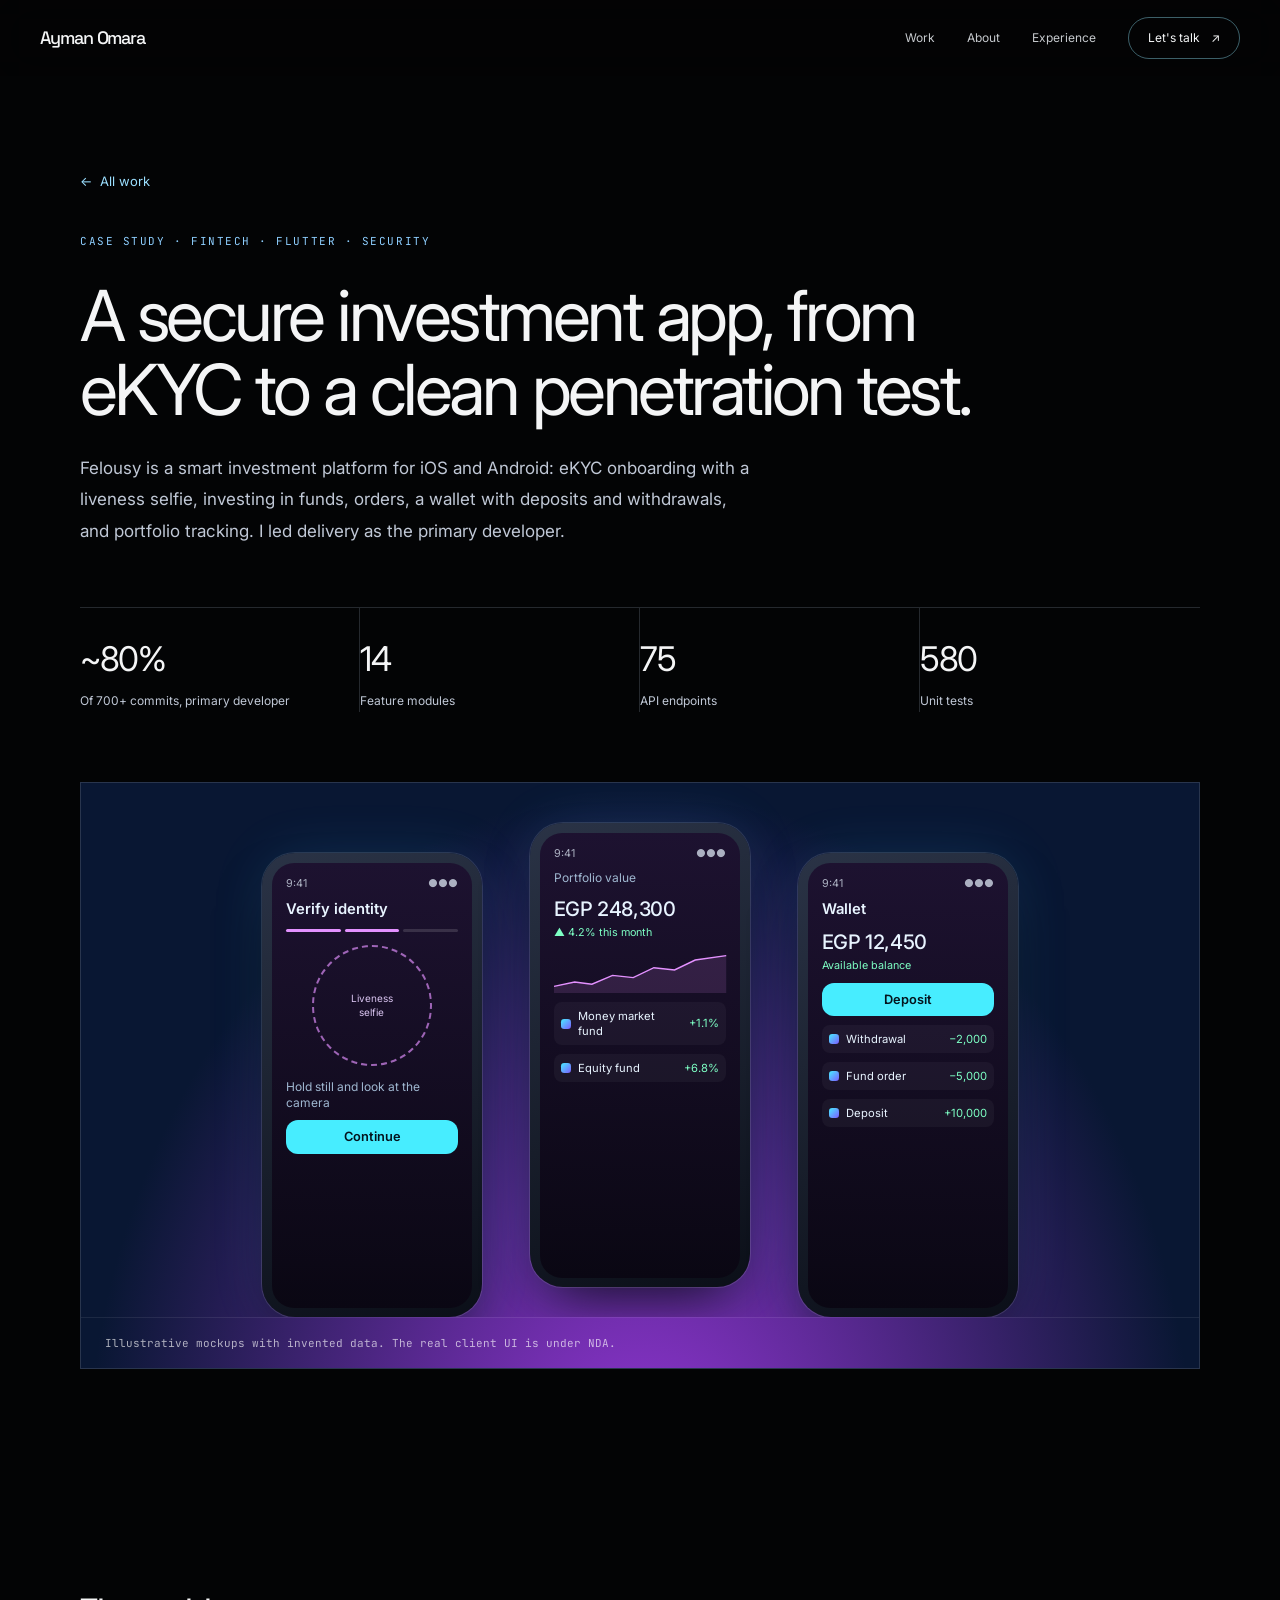
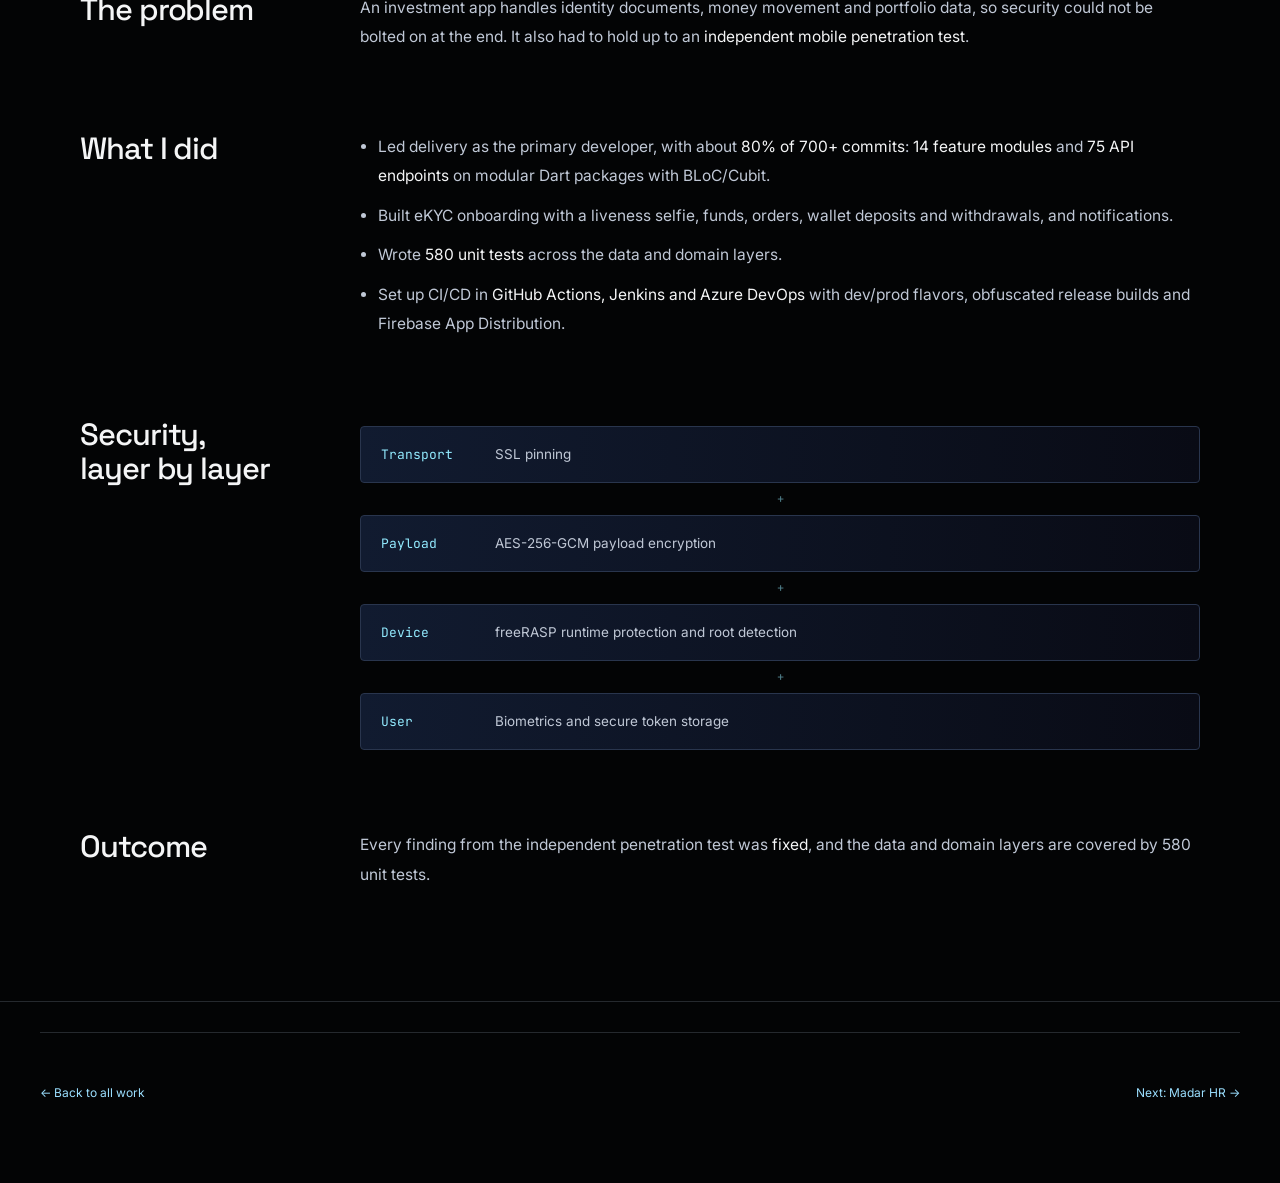
<file: work/felousy.html>
<!doctype html>
<html lang="en">
<head>
<meta charset="utf-8">
<meta name="viewport" content="width=device-width, initial-scale=1">
<title>Felousy — Ayman Omara</title>
<meta name="description" content="Leading delivery of a secure Flutter investment app: eKYC, funds, wallet, 580 unit tests, and every penetration-test finding fixed.">
<meta property="og:title" content="Felousy — case study by Ayman Omara">
<meta property="og:description" content="Leading delivery of a secure Flutter investment app: eKYC, funds, wallet, 580 unit tests, and every penetration-test finding fixed.">
<meta property="og:image" content="https://aymanomara.github.io/assets/social-preview.png">
<meta property="og:type" content="article">
<meta name="twitter:card" content="summary_large_image">
<link rel="canonical" href="https://aymanomara.github.io/work/felousy.html">
<link rel="icon" type="image/svg+xml" href="../assets/favicon.svg">
<link rel="preconnect" href="https://fonts.googleapis.com">
<link rel="preconnect" href="https://fonts.gstatic.com" crossorigin>
<link href="https://fonts.googleapis.com/css2?family=IBM+Plex+Sans+Arabic:wght@400;500;600&family=Inter:wght@400;500;600;700&family=JetBrains+Mono:wght@400&family=Space+Grotesk:wght@400;500;600&display=swap" rel="stylesheet">
<link rel="stylesheet" href="../styles.css">
</head>
<body>
<a class="skip-link" href="#main">Skip to content</a>
<nav aria-label="Main navigation">
  <div class="wrap">
    <a href="../" class="logo" aria-label="Ayman Omara home">Ayman Omara</a>
    <div class="nav-actions">
      <div class="links" id="links">
        <a href="../#projects">Work</a>
        <a href="../#about">About</a>
        <a href="../#experience">Experience</a>
        <a href="../#contact" class="nav-contact">Let's talk <span>↗</span></a>
      </div>
      <button class="icon-btn menu-btn" id="menu" aria-label="Open navigation" aria-controls="links" aria-expanded="false">☰</button>
    </div>
  </div>
</nav>
<main id="main">
<header class="case-hero">
  <div class="wrap">
    <a class="case-back" href="../#project-felousy"><span aria-hidden="true">←</span> All work</a>
    <div class="eyebrow">CASE STUDY · FINTECH · FLUTTER · SECURITY</div>
    <h1>A secure investment app, from eKYC to a clean penetration test.</h1>
    <p class="lead">Felousy is a smart investment platform for iOS and Android: eKYC onboarding with a liveness selfie, investing in funds, orders, a wallet with deposits and withdrawals, and portfolio tracking. I led delivery as the primary developer.</p>
    <div class="case-facts"><div><b>~80%</b><span>Of 700+ commits, primary developer</span></div><div><b>14</b><span>Feature modules</span></div><div><b>75</b><span>API endpoints</span></div><div><b>580</b><span>Unit tests</span></div></div>
  </div>
</header>
<section style="padding-top:0">
  <div class="wrap">
    <figure class="case-screens-wrap" style="margin:0;--glow:#9536d8"><div class="case-screens" aria-hidden="true"><div class="phone"><div class="phone-screen" style="background:linear-gradient(180deg,#1d1230,#0a0713)"><div class="ph-status"><span>9:41</span><span>●●●</span></div><div class="ph-title">Verify identity</div><div class="ph-steps"><i class="on"></i><i class="on"></i><i></i></div><div class="ph-face">Liveness<br>selfie</div><div class="ph-greet">Hold still and look at the camera</div><div class="ph-cta">Continue</div></div></div><div class="phone"><div class="phone-screen" style="background:linear-gradient(180deg,#1d1230,#0a0713)"><div class="ph-status"><span>9:41</span><span>●●●</span></div><div class="ph-greet">Portfolio value</div><div class="ph-value"><b>EGP 248,300</b><small>▲ 4.2% this month</small></div><svg class="ph-chart" viewBox="0 0 100 40" preserveAspectRatio="none"><path d="M0 34 L12 30 L22 32 L34 24 L46 26 L58 17 L70 19 L82 10 L100 6" /><path class="fill" d="M0 34 L12 30 L22 32 L34 24 L46 26 L58 17 L70 19 L82 10 L100 6 V40 H0Z" /></svg><div class="ph-row"><i></i>Money market fund<em>+1.1%</em></div><div class="ph-row"><i></i>Equity fund<em>+6.8%</em></div></div></div><div class="phone"><div class="phone-screen" style="background:linear-gradient(180deg,#1d1230,#0a0713)"><div class="ph-status"><span>9:41</span><span>●●●</span></div><div class="ph-title">Wallet</div><div class="ph-value"><b>EGP 12,450</b><small>Available balance</small></div><div class="ph-cta">Deposit</div><div class="ph-row"><i></i>Withdrawal<em>−2,000</em></div><div class="ph-row"><i></i>Fund order<em>−5,000</em></div><div class="ph-row"><i></i>Deposit<em>+10,000</em></div></div></div></div><figcaption>Illustrative mockups with invented data. The real client UI is under NDA.</figcaption></figure>
  </div>
</section>
<section>
  <div class="wrap">
    <div class="case-body"><h2>The problem</h2><div><p>An investment app handles identity documents, money movement and portfolio data, so security could not be bolted on at the end. It also had to hold up to an <strong>independent mobile penetration test</strong>.</p></div></div>
    <div class="case-body"><h2>What I did</h2><div><ul><li>Led delivery as the primary developer, with about <strong>80% of 700+ commits</strong>: <strong>14 feature modules</strong> and <strong>75 API endpoints</strong> on modular Dart packages with BLoC/Cubit.</li><li>Built eKYC onboarding with a liveness selfie, funds, orders, wallet deposits and withdrawals, and notifications.</li><li>Wrote <strong>580 unit tests</strong> across the data and domain layers.</li><li>Set up CI/CD in <strong>GitHub Actions, Jenkins and Azure DevOps</strong> with dev/prod flavors, obfuscated release builds and Firebase App Distribution.</li></ul></div></div>
    <div class="case-body"><h2>Security, layer by layer</h2><div><div class="layers"><div class="layer"><code>Transport</code><span>SSL pinning</span></div><div class="layer-arrow" aria-hidden="true">+</div><div class="layer"><code>Payload</code><span>AES-256-GCM payload encryption</span></div><div class="layer-arrow" aria-hidden="true">+</div><div class="layer"><code>Device</code><span>freeRASP runtime protection and root detection</span></div><div class="layer-arrow" aria-hidden="true">+</div><div class="layer"><code>User</code><span>Biometrics and secure token storage</span></div></div></div></div>
    <div class="case-body"><h2>Outcome</h2><div><p>Every finding from the independent penetration test was <strong>fixed</strong>, and the data and domain layers are covered by 580 unit tests.</p></div></div>
  </div>
</section>
</main>
<footer>
  <div class="wrap case-next">
    <a href="../#projects"><span aria-hidden="true">←</span> Back to all work</a>
    <a href="madar.html">Next: Madar HR <span aria-hidden="true">→</span></a>
  </div>
</footer>
<script src="../script.js" defer></script>
</body>
</html>
</file>
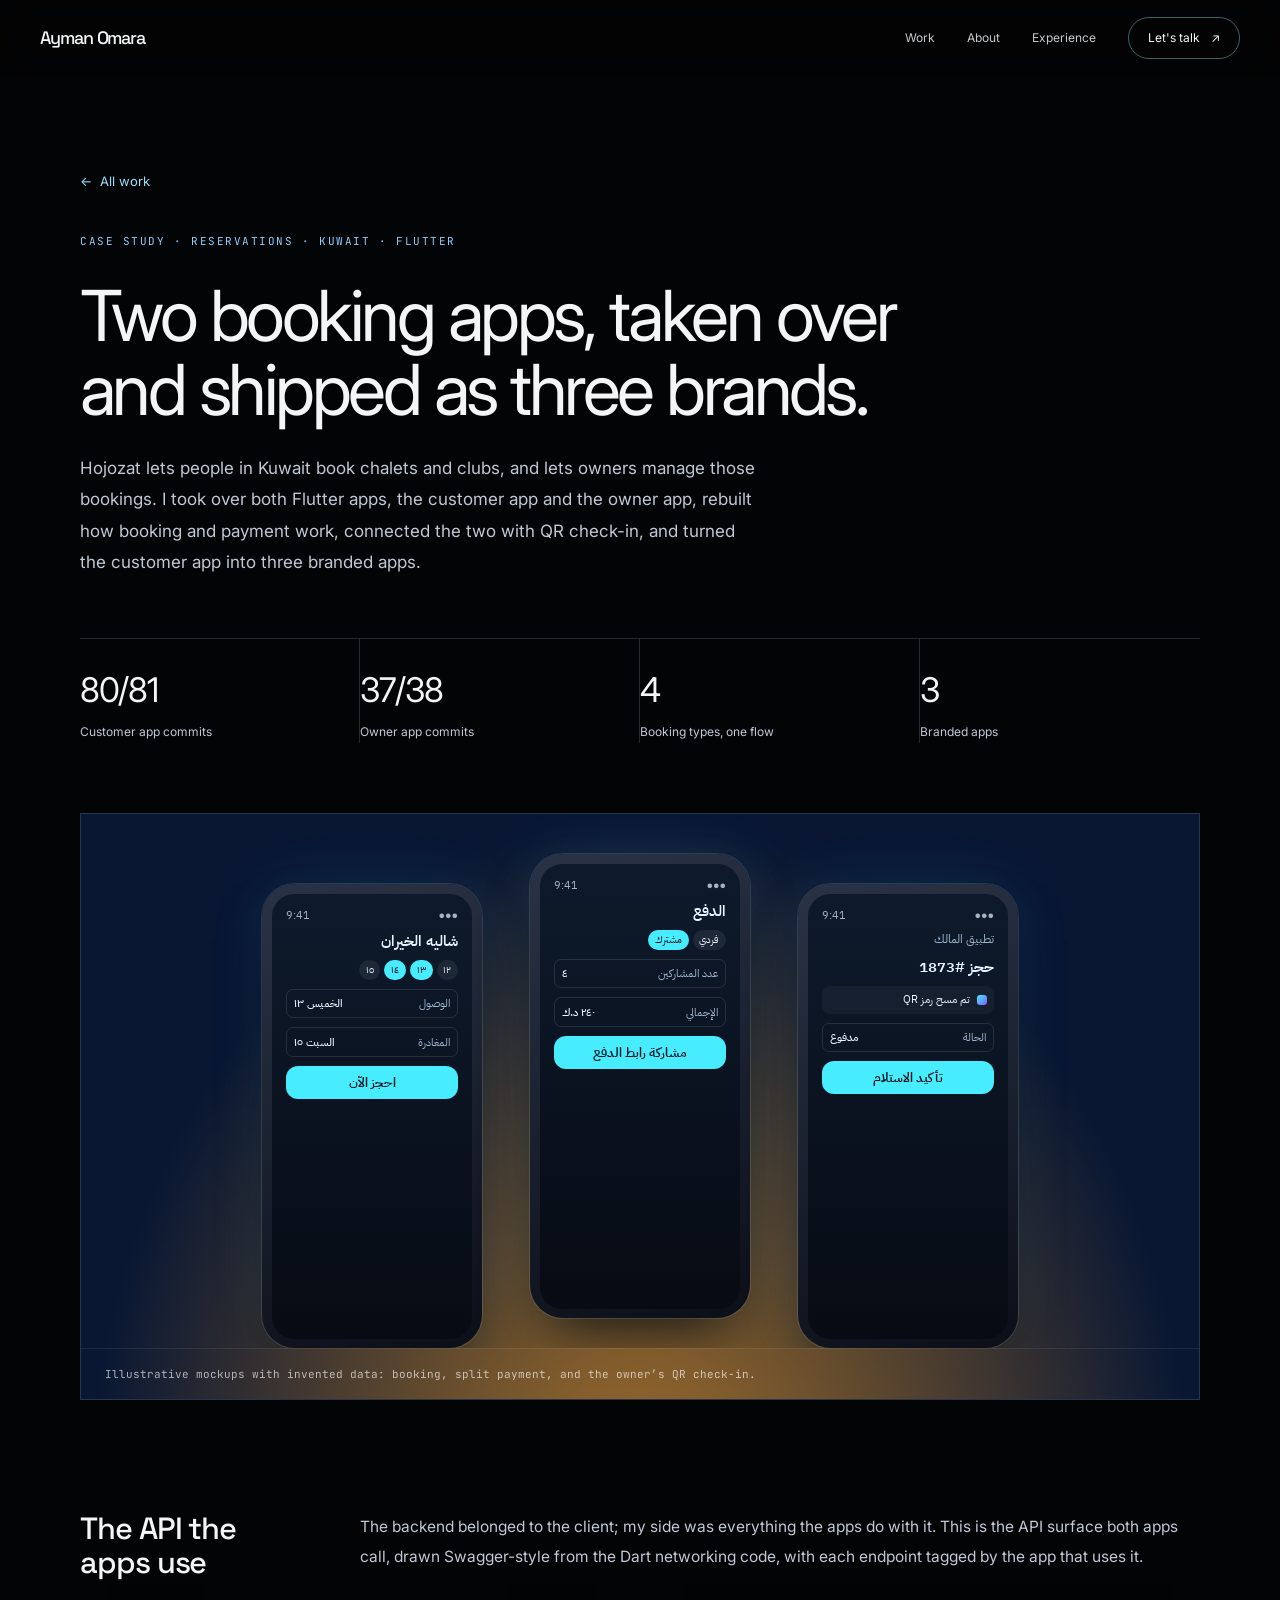
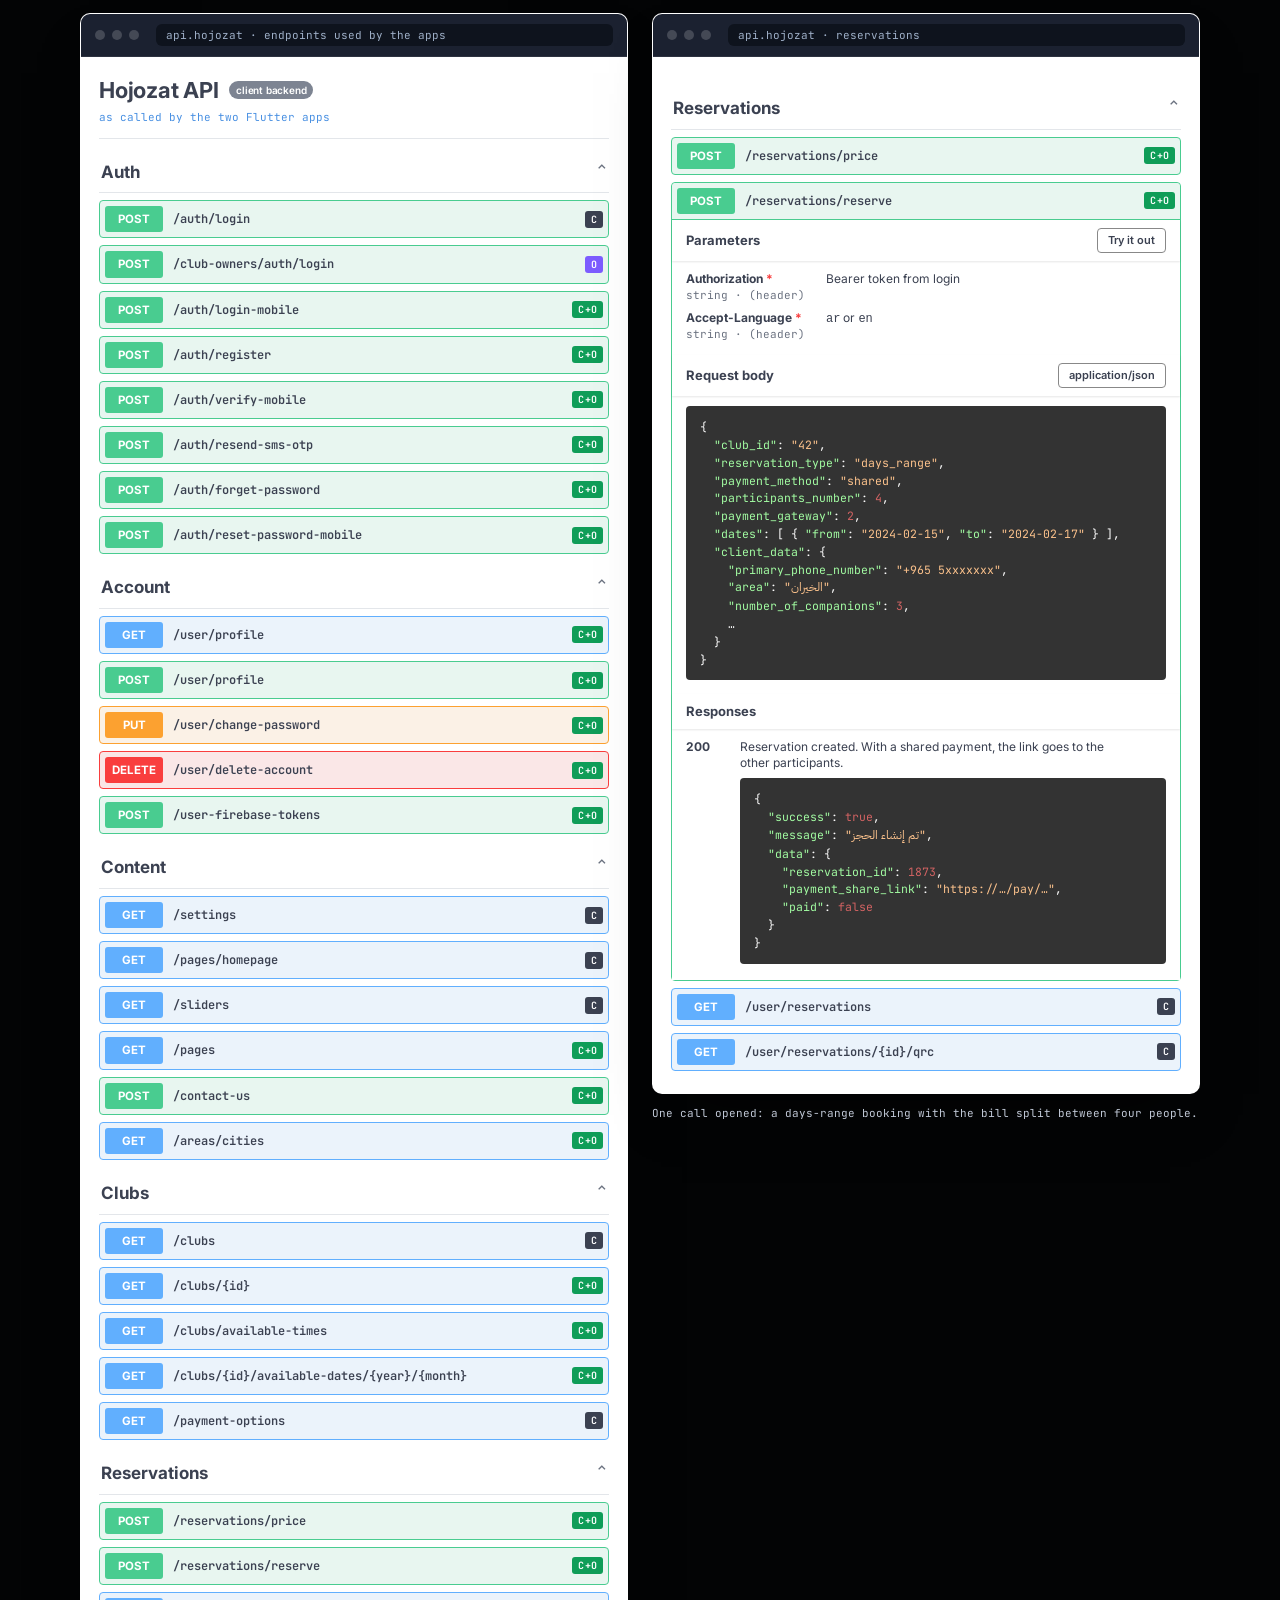
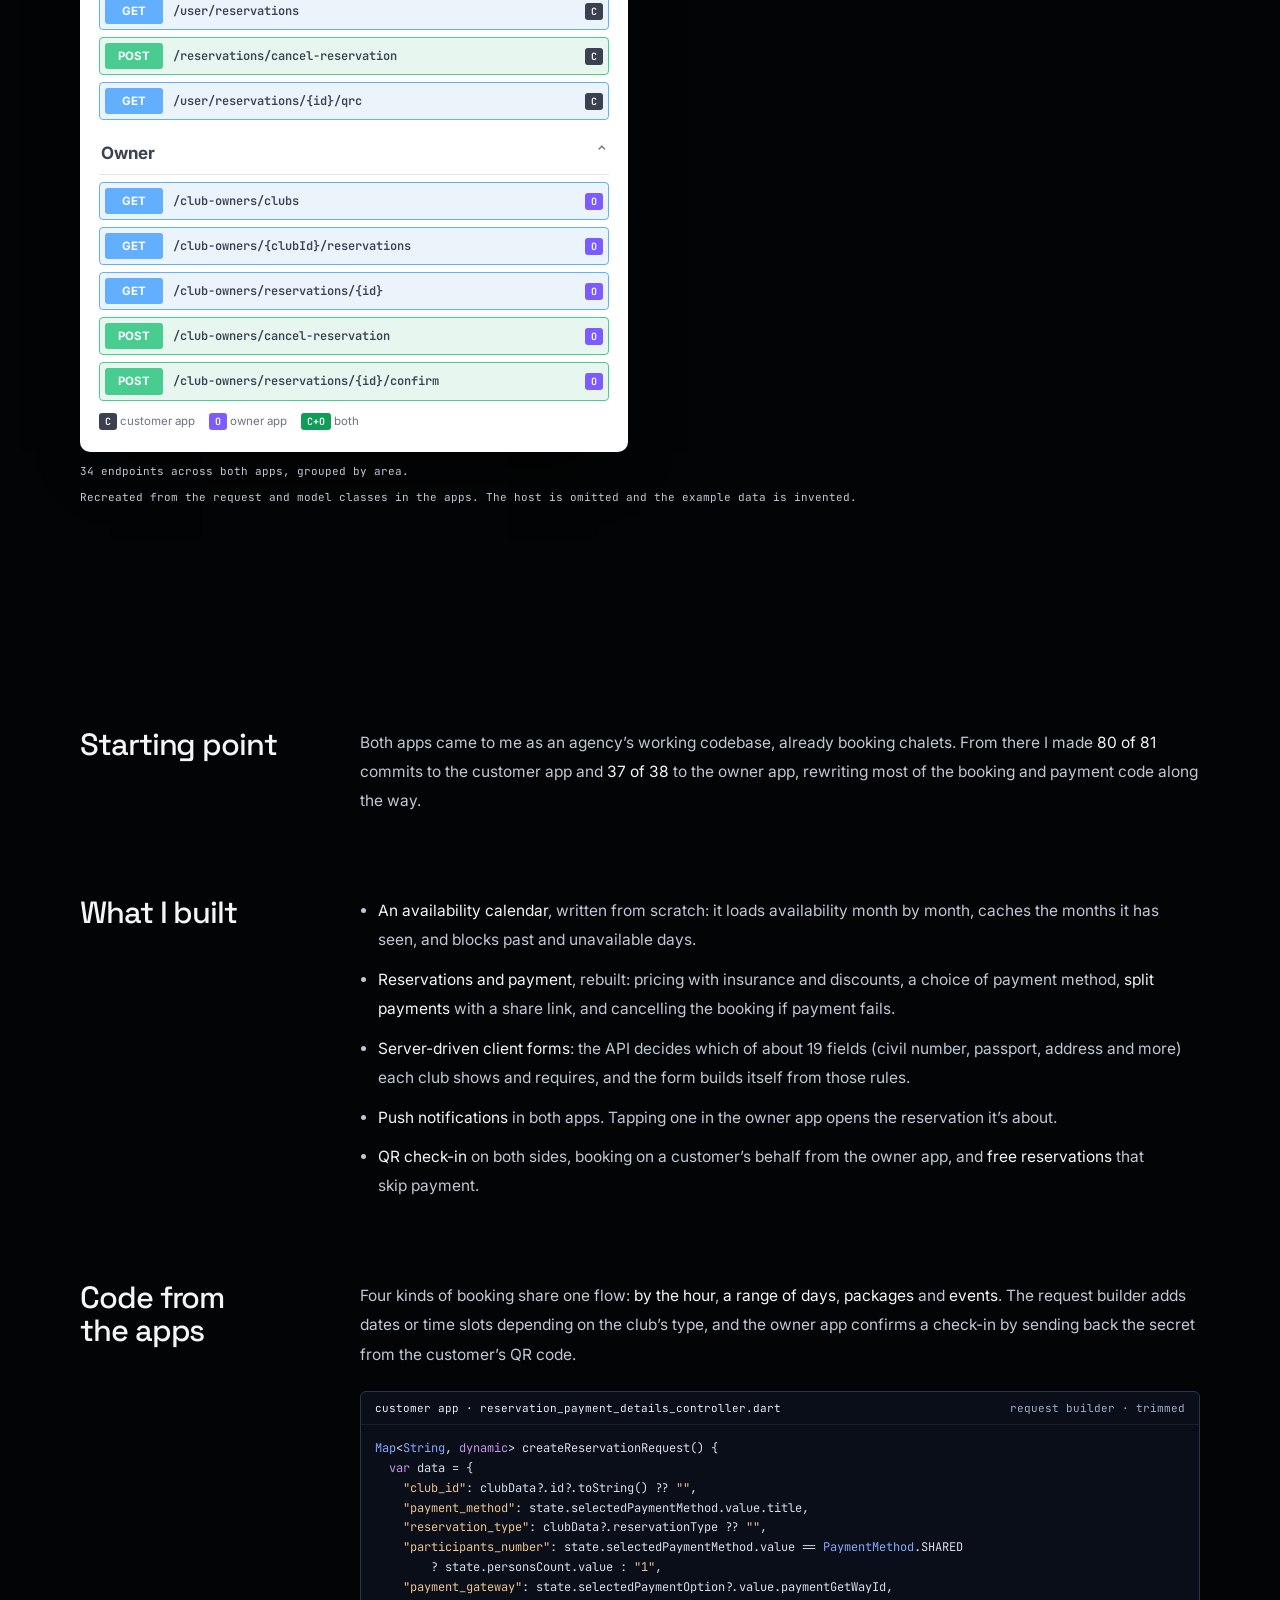
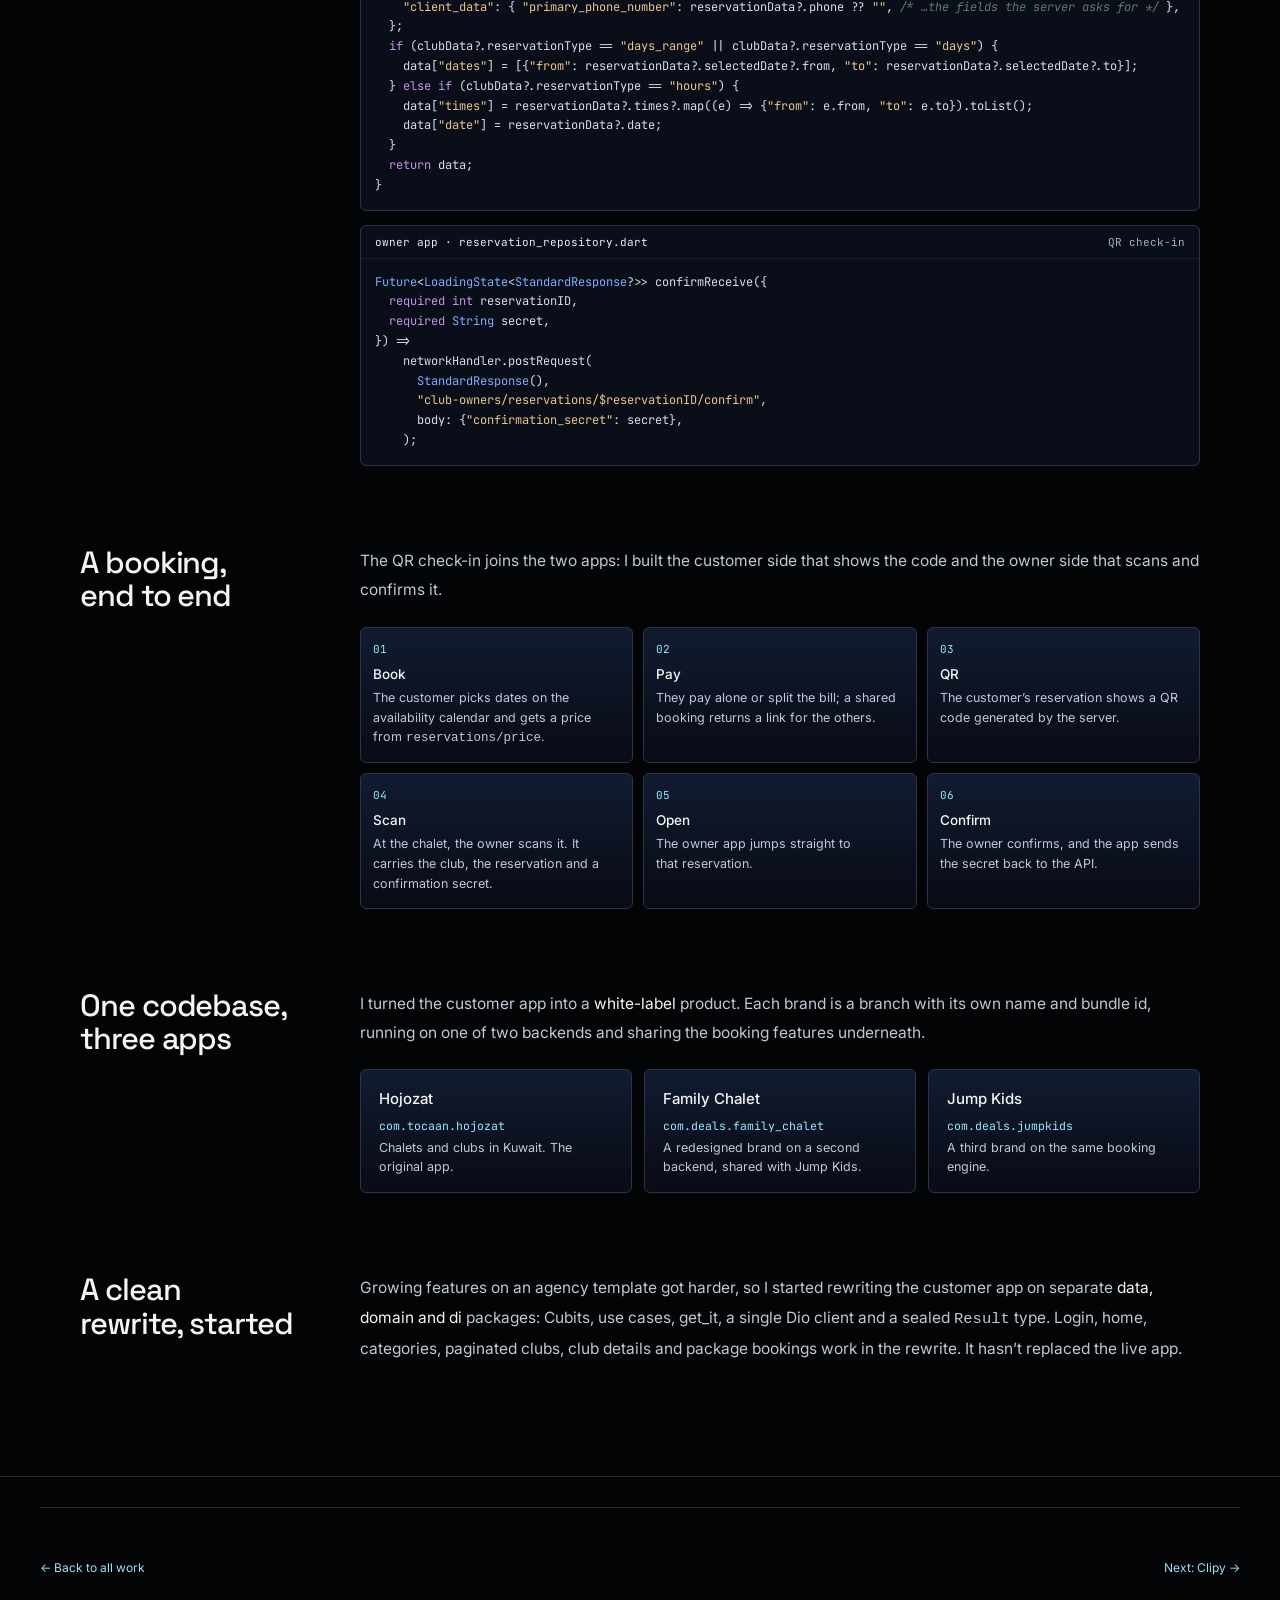
<file: work/hojozat.html>
<!doctype html>
<html lang="en">
<head>
<meta charset="utf-8">
<meta name="viewport" content="width=device-width, initial-scale=1">
<title>Hojozat — Ayman Omara</title>
<meta name="description" content="Hojozat: taking over two Flutter chalet-booking apps in Kuwait, rebuilding reservations and payment, adding QR check-in, and shipping the customer app as three brands.">
<meta property="og:title" content="Hojozat — case study by Ayman Omara">
<meta property="og:description" content="Hojozat: taking over two Flutter chalet-booking apps in Kuwait, rebuilding reservations and payment, adding QR check-in, and shipping the customer app as three brands.">
<meta property="og:image" content="https://aymanomara.github.io/assets/social-preview.png">
<meta property="og:type" content="article">
<meta name="twitter:card" content="summary_large_image">
<link rel="canonical" href="https://aymanomara.github.io/work/hojozat.html">
<link rel="icon" type="image/svg+xml" href="../assets/favicon.svg">
<link rel="preconnect" href="https://fonts.googleapis.com">
<link rel="preconnect" href="https://fonts.gstatic.com" crossorigin>
<link href="https://fonts.googleapis.com/css2?family=IBM+Plex+Sans+Arabic:wght@400;500;600&family=Inter:wght@400;500;600;700&family=JetBrains+Mono:wght@400&family=Space+Grotesk:wght@400;500;600&display=swap" rel="stylesheet">
<link rel="stylesheet" href="../styles.css">
</head>
<body>
<a class="skip-link" href="#main">Skip to content</a>
<nav aria-label="Main navigation">
  <div class="wrap">
    <a href="../" class="logo" aria-label="Ayman Omara home">Ayman Omara</a>
    <div class="nav-actions">
      <div class="links" id="links">
        <a href="../#projects">Work</a>
        <a href="../#about">About</a>
        <a href="../#experience">Experience</a>
        <a href="../#contact" class="nav-contact">Let's talk <span>↗</span></a>
      </div>
      <button class="icon-btn menu-btn" id="menu" aria-label="Open navigation" aria-controls="links" aria-expanded="false">☰</button>
    </div>
  </div>
</nav>
<main id="main">
<header class="case-hero">
  <div class="wrap">
    <a class="case-back" href="../#project-hojozat"><span aria-hidden="true">←</span> All work</a>
    <div class="eyebrow">CASE STUDY · RESERVATIONS · KUWAIT · FLUTTER</div>
    <h1>Two booking apps, taken over and shipped as three brands.</h1>
    <p class="lead">Hojozat lets people in Kuwait book chalets and clubs, and lets owners manage those bookings. I took over both Flutter apps, the customer app and the owner app, rebuilt how booking and payment work, connected the two with QR check-in, and turned the customer app into three branded apps.</p>
    <div class="case-facts"><div><b>80/81</b><span>Customer app commits</span></div><div><b>37/38</b><span>Owner app commits</span></div><div><b>4</b><span>Booking types, one flow</span></div><div><b>3</b><span>Branded apps</span></div></div>
  </div>
</header>
<section style="padding-top:0">
  <div class="wrap">
    <figure class="case-screens-wrap" style="margin:0;--glow:#a4702a"><div class="case-screens" aria-hidden="true"><div class="phone" dir="rtl" lang="ar"><div class="phone-screen"><div class="ph-status"><span>9:41</span><span>●●●</span></div><div class="ph-title">شاليه الخيران</div><div class="ph-chips"><span>١٢</span><span class="on">١٣</span><span class="on">١٤</span><span>١٥</span></div><div class="ph-field">الوصول<b>الخميس ١٣</b></div><div class="ph-field">المغادرة<b>السبت ١٥</b></div><div class="ph-cta">احجز الآن</div></div></div><div class="phone" dir="rtl" lang="ar"><div class="phone-screen"><div class="ph-status"><span>9:41</span><span>●●●</span></div><div class="ph-title">الدفع</div><div class="ph-chips"><span>فردي</span><span class="on">مشترك</span></div><div class="ph-field">عدد المشاركين<b>٤</b></div><div class="ph-field">الإجمالي<b>٢٤٠ د.ك</b></div><div class="ph-cta">مشاركة رابط الدفع</div></div></div><div class="phone" dir="rtl" lang="ar"><div class="phone-screen"><div class="ph-status"><span>9:41</span><span>●●●</span></div><div class="ph-greet">تطبيق المالك</div><div class="ph-title">حجز #1873</div><div class="ph-row"><i></i>تم مسح رمز QR</div><div class="ph-field">الحالة<b>مدفوع</b></div><div class="ph-cta">تأكيد الاستلام</div></div></div></div><figcaption>Illustrative mockups with invented data: booking, split payment, and the owner’s QR check-in.</figcaption></figure>
  </div>
</section>
<section style="padding-top:0">
  <div class="wrap">
    <div class="case-body" style="margin-bottom:34px"><h2>The API the apps use</h2><div><p>The backend belonged to the client; my side was everything the apps do with it. This is the API surface both apps call, drawn Swagger-style from the Dart networking code, with each endpoint tagged by the app that uses it.</p></div></div>
    <div class="api-shots"><figure style="margin:0"><div class="browser"><div class="browser-bar" aria-hidden="true"><i></i><i></i><i></i><span>api.hojozat · endpoints used by the apps</span></div><div class="sw"><div class="sw-head"><div><div class="sw-title">Hojozat API <small>client backend</small></div><span class="sw-sub">as called by the two Flutter apps</span></div></div><div class="sw-tag">Auth</div><div class="op post"><b>POST</b><code>/auth/login</code><em class="app" title="Customer app">C</em></div><div class="op post"><b>POST</b><code>/club-owners/auth/login</code><em class="app o" title="Owner app">O</em></div><div class="op post"><b>POST</b><code>/auth/login-mobile</code><em class="app b" title="Both apps">C+O</em></div><div class="op post"><b>POST</b><code>/auth/register</code><em class="app b" title="Both apps">C+O</em></div><div class="op post"><b>POST</b><code>/auth/verify-mobile</code><em class="app b" title="Both apps">C+O</em></div><div class="op post"><b>POST</b><code>/auth/resend-sms-otp</code><em class="app b" title="Both apps">C+O</em></div><div class="op post"><b>POST</b><code>/auth/forget-password</code><em class="app b" title="Both apps">C+O</em></div><div class="op post"><b>POST</b><code>/auth/reset-password-mobile</code><em class="app b" title="Both apps">C+O</em></div><div class="sw-tag">Account</div><div class="op get"><b>GET</b><code>/user/profile</code><em class="app b" title="Both apps">C+O</em></div><div class="op post"><b>POST</b><code>/user/profile</code><em class="app b" title="Both apps">C+O</em></div><div class="op put"><b>PUT</b><code>/user/change-password</code><em class="app b" title="Both apps">C+O</em></div><div class="op del"><b>DELETE</b><code>/user/delete-account</code><em class="app b" title="Both apps">C+O</em></div><div class="op post"><b>POST</b><code>/user-firebase-tokens</code><em class="app b" title="Both apps">C+O</em></div><div class="sw-tag">Content</div><div class="op get"><b>GET</b><code>/settings</code><em class="app" title="Customer app">C</em></div><div class="op get"><b>GET</b><code>/pages/homepage</code><em class="app" title="Customer app">C</em></div><div class="op get"><b>GET</b><code>/sliders</code><em class="app" title="Customer app">C</em></div><div class="op get"><b>GET</b><code>/pages</code><em class="app b" title="Both apps">C+O</em></div><div class="op post"><b>POST</b><code>/contact-us</code><em class="app b" title="Both apps">C+O</em></div><div class="op get"><b>GET</b><code>/areas/cities</code><em class="app b" title="Both apps">C+O</em></div><div class="sw-tag">Clubs</div><div class="op get"><b>GET</b><code>/clubs</code><em class="app" title="Customer app">C</em></div><div class="op get"><b>GET</b><code>/clubs/{id}</code><em class="app b" title="Both apps">C+O</em></div><div class="op get"><b>GET</b><code>/clubs/available-times</code><em class="app b" title="Both apps">C+O</em></div><div class="op get"><b>GET</b><code>/clubs/{id}/available-dates/{year}/{month}</code><em class="app b" title="Both apps">C+O</em></div><div class="op get"><b>GET</b><code>/payment-options</code><em class="app" title="Customer app">C</em></div><div class="sw-tag">Reservations</div><div class="op post"><b>POST</b><code>/reservations/price</code><em class="app b" title="Both apps">C+O</em></div><div class="op post"><b>POST</b><code>/reservations/reserve</code><em class="app b" title="Both apps">C+O</em></div><div class="op get"><b>GET</b><code>/user/reservations</code><em class="app" title="Customer app">C</em></div><div class="op post"><b>POST</b><code>/reservations/cancel-reservation</code><em class="app" title="Customer app">C</em></div><div class="op get"><b>GET</b><code>/user/reservations/{id}/qrc</code><em class="app" title="Customer app">C</em></div><div class="sw-tag">Owner</div><div class="op get"><b>GET</b><code>/club-owners/clubs</code><em class="app o" title="Owner app">O</em></div><div class="op get"><b>GET</b><code>/club-owners/{clubId}/reservations</code><em class="app o" title="Owner app">O</em></div><div class="op get"><b>GET</b><code>/club-owners/reservations/{id}</code><em class="app o" title="Owner app">O</em></div><div class="op post"><b>POST</b><code>/club-owners/cancel-reservation</code><em class="app o" title="Owner app">O</em></div><div class="op post"><b>POST</b><code>/club-owners/reservations/{id}/confirm</code><em class="app o" title="Owner app">O</em></div><div class="sw-legend"><span><em class="app" style="font-style:normal;font:600 10px var(--mono);padding:2px 6px;border-radius:3px;background:#3b4151;color:#fff">C</em> customer app</span><span><em style="font-style:normal;font:600 10px var(--mono);padding:2px 6px;border-radius:3px;background:#7c5cff;color:#fff">O</em> owner app</span><span><em style="font-style:normal;font:600 10px var(--mono);padding:2px 6px;border-radius:3px;background:#0f9d58;color:#fff">C+O</em> both</span></div></div></div><figcaption>34 endpoints across both apps, grouped by area.</figcaption></figure><figure style="margin:0"><div class="browser"><div class="browser-bar" aria-hidden="true"><i></i><i></i><i></i><span>api.hojozat · reservations</span></div><div class="sw"><div class="sw-tag">Reservations</div><div class="op post"><b>POST</b><code>/reservations/price</code><em class="app b" title="Both apps">C+O</em></div><div class="op-open"><div class="op post"><b>POST</b><code>/reservations/reserve</code><em class="app b" title="Both apps">C+O</em></div><div class="op-body"><div class="op-sec">Parameters <span>Try it out</span></div><div class="op-param"><div><b>Authorization</b><small>string · (header)</small></div><p>Bearer token from login</p></div><div class="op-param" style="margin-top:8px"><div><b>Accept-Language</b><small>string · (header)</small></div><p><code>ar</code> or <code>en</code></p></div><div class="op-sec">Request body <span>application/json</span></div><pre>{
  <span class="k">"club_id"</span>: <span class="s">"42"</span>,
  <span class="k">"reservation_type"</span>: <span class="s">"days_range"</span>,
  <span class="k">"payment_method"</span>: <span class="s">"shared"</span>,
  <span class="k">"participants_number"</span>: <span class="n">4</span>,
  <span class="k">"payment_gateway"</span>: <span class="n">2</span>,
  <span class="k">"dates"</span>: [ { <span class="k">"from"</span>: <span class="s">"2024-02-15"</span>, <span class="k">"to"</span>: <span class="s">"2024-02-17"</span> } ],
  <span class="k">"client_data"</span>: {
    <span class="k">"primary_phone_number"</span>: <span class="s">"+965 5xxxxxxx"</span>,
    <span class="k">"area"</span>: <span class="s">"<bdi dir="rtl" class="ar">الخيران</bdi>"</span>,
    <span class="k">"number_of_companions"</span>: <span class="n">3</span>,
    …
  }
}</pre><div class="op-sec">Responses</div><div class="op-resp"><b>200</b><div><p>Reservation created. With a shared payment, the link goes to the other participants.</p><pre>{
  <span class="k">"success"</span>: <span class="n">true</span>,
  <span class="k">"message"</span>: <span class="s">"<bdi dir="rtl" class="ar">تم إنشاء الحجز</bdi>"</span>,
  <span class="k">"data"</span>: {
    <span class="k">"reservation_id"</span>: <span class="n">1873</span>,
    <span class="k">"payment_share_link"</span>: <span class="s">"https://…/pay/…"</span>,
    <span class="k">"paid"</span>: <span class="n">false</span>
  }
}</pre></div></div></div></div><div class="op get"><b>GET</b><code>/user/reservations</code><em class="app" title="Customer app">C</em></div><div class="op get"><b>GET</b><code>/user/reservations/{id}/qrc</code><em class="app" title="Customer app">C</em></div></div></div><figcaption>One call opened: a days-range booking with the bill split between four people.</figcaption></figure></div>
    <p class="api-cap">Recreated from the request and model classes in the apps. The host is omitted and the example data is invented.</p>
  </div>
</section>
<section>
  <div class="wrap">
    <div class="case-body"><h2>Starting point</h2><div><p>Both apps came to me as an agency’s working codebase, already booking chalets. From there I made <strong>80 of 81</strong> commits to the customer app and <strong>37 of 38</strong> to the owner app, rewriting most of the booking and payment code along the way.</p></div></div>
    <div class="case-body"><h2>What I built</h2><div><ul><li><strong>An availability calendar</strong>, written from scratch: it loads availability month by month, caches the months it has seen, and blocks past and unavailable days.</li><li><strong>Reservations and payment</strong>, rebuilt: pricing with insurance and discounts, a choice of payment method, <strong>split payments</strong> with a share link, and cancelling the booking if payment fails.</li><li><strong>Server-driven client forms</strong>: the API decides which of about 19 fields (civil number, passport, address and more) each club shows and requires, and the form builds itself from those rules.</li><li><strong>Push notifications</strong> in both apps. Tapping one in the owner app opens the reservation it’s about.</li><li><strong>QR check-in</strong> on both sides, booking on a customer’s behalf from the owner app, and <strong>free reservations</strong> that skip payment.</li></ul></div></div>
    <div class="case-body"><h2>Code from the apps</h2><div><p>Four kinds of booking share one flow: <strong>by the hour</strong>, <strong>a range of days</strong>, <strong>packages</strong> and <strong>events</strong>. The request builder adds dates or time slots depending on the club’s type, and the owner app confirms a check-in by sending back the secret from the customer’s QR code.</p>
      <div class="code-stack" style="margin-top:22px"><div class="code-card"><header><b>customer app · reservation_payment_details_controller.dart</b><span>request builder · trimmed</span></header><pre><span class="t">Map</span>&lt;<span class="t">String</span>, <span class="k">dynamic</span>&gt; createReservationRequest() {
  <span class="k">var</span> data = {
    <span class="s">"club_id"</span>: clubData?.id?.toString() ?? <span class="s">""</span>,
    <span class="s">"payment_method"</span>: state.selectedPaymentMethod.value.title,
    <span class="s">"reservation_type"</span>: clubData?.reservationType ?? <span class="s">""</span>,
    <span class="s">"participants_number"</span>: state.selectedPaymentMethod.value == <span class="t">PaymentMethod</span>.SHARED
        ? state.personsCount.value : <span class="s">"1"</span>,
    <span class="s">"payment_gateway"</span>: state.selectedPaymentOption?.value.paymentGetWayId,
    <span class="s">"client_data"</span>: { <span class="s">"primary_phone_number"</span>: reservationData?.phone ?? <span class="s">""</span>, <span class="c">/* …the fields the server asks for */</span> },
  };
  <span class="k">if</span> (clubData?.reservationType == <span class="s">"days_range"</span> || clubData?.reservationType == <span class="s">"days"</span>) {
    data[<span class="s">"dates"</span>] = [{<span class="s">"from"</span>: reservationData?.selectedDate?.from, <span class="s">"to"</span>: reservationData?.selectedDate?.to}];
  } <span class="k">else</span> <span class="k">if</span> (clubData?.reservationType == <span class="s">"hours"</span>) {
    data[<span class="s">"times"</span>] = reservationData?.times?.map((e) =&gt; {<span class="s">"from"</span>: e.from, <span class="s">"to"</span>: e.to}).toList();
    data[<span class="s">"date"</span>] = reservationData?.date;
  }
  <span class="k">return</span> data;
}</pre></div><div class="code-card"><header><b>owner app · reservation_repository.dart</b><span>QR check-in</span></header><pre><span class="t">Future</span>&lt;<span class="t">LoadingState</span>&lt;<span class="t">StandardResponse</span>?&gt;&gt; confirmReceive({
  <span class="k">required</span> <span class="k">int</span> reservationID,
  <span class="k">required</span> <span class="t">String</span> secret,
}) =&gt;
    networkHandler.postRequest(
      <span class="t">StandardResponse</span>(),
      <span class="s">"club-owners/reservations/$reservationID/confirm"</span>,
      body: {<span class="s">"confirmation_secret"</span>: secret},
    );</pre></div></div></div></div>
    <div class="case-body"><h2>A booking, end to end</h2><div><p>The QR check-in joins the two apps: I built the customer side that shows the code and the owner side that scans and confirms it.</p><div style="margin-top:22px"><ol class="flow"><li><b>Book</b><span>The customer picks dates on the availability calendar and gets a price from <code>reservations/price</code>.</span></li><li><b>Pay</b><span>They pay alone or split the bill; a shared booking returns a link for the others.</span></li><li><b>QR</b><span>The customer’s reservation shows a QR code generated by the server.</span></li><li><b>Scan</b><span>At the chalet, the owner scans it. It carries the club, the reservation and a confirmation secret.</span></li><li><b>Open</b><span>The owner app jumps straight to that reservation.</span></li><li><b>Confirm</b><span>The owner confirms, and the app sends the secret back to the API.</span></li></ol></div></div></div>
    <div class="case-body"><h2>One codebase, three apps</h2><div><p>I turned the customer app into a <strong>white-label</strong> product. Each brand is a branch with its own name and bundle id, running on one of two backends and sharing the booking features underneath.</p><div class="brands"><div class="brand"><b>Hojozat</b><code>com.tocaan.hojozat</code><span>Chalets and clubs in Kuwait. The original app.</span></div><div class="brand"><b>Family Chalet</b><code>com.deals.family_chalet</code><span>A redesigned brand on a second backend, shared with Jump Kids.</span></div><div class="brand"><b>Jump Kids</b><code>com.deals.jumpkids</code><span>A third brand on the same booking engine.</span></div></div></div></div>
    <div class="case-body"><h2>A clean rewrite, started</h2><div><p>Growing features on an agency template got harder, so I started rewriting the customer app on separate <strong>data, domain and di</strong> packages: Cubits, use cases, get_it, a single Dio client and a sealed <code>Result</code> type. Login, home, categories, paginated clubs, club details and package bookings work in the rewrite. It hasn’t replaced the live app.</p></div></div>
  </div>
</section>
</main>
<footer>
  <div class="wrap case-next">
    <a href="../#projects"><span aria-hidden="true">←</span> Back to all work</a>
    <a href="clipy.html">Next: Clipy <span aria-hidden="true">→</span></a>
  </div>
</footer>
<script src="../script.js" defer></script>
</body>
</html>
</file>
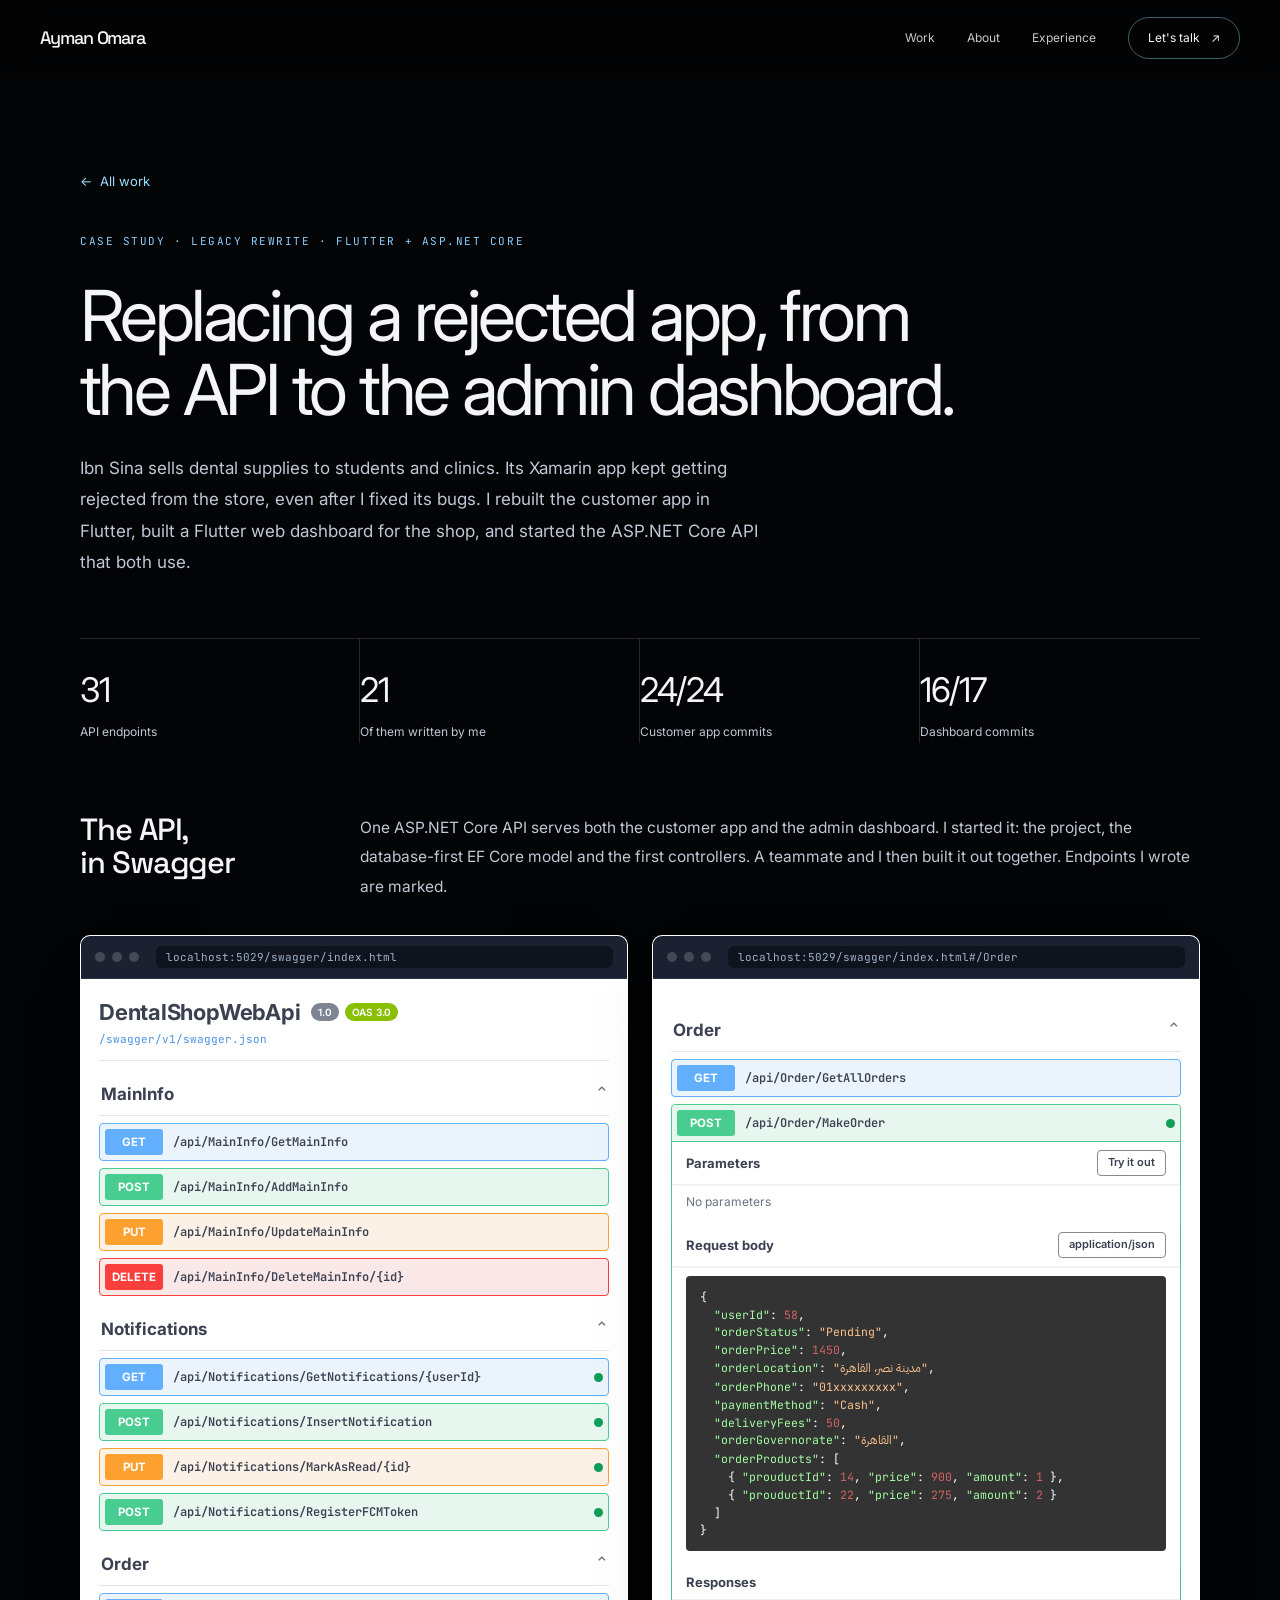
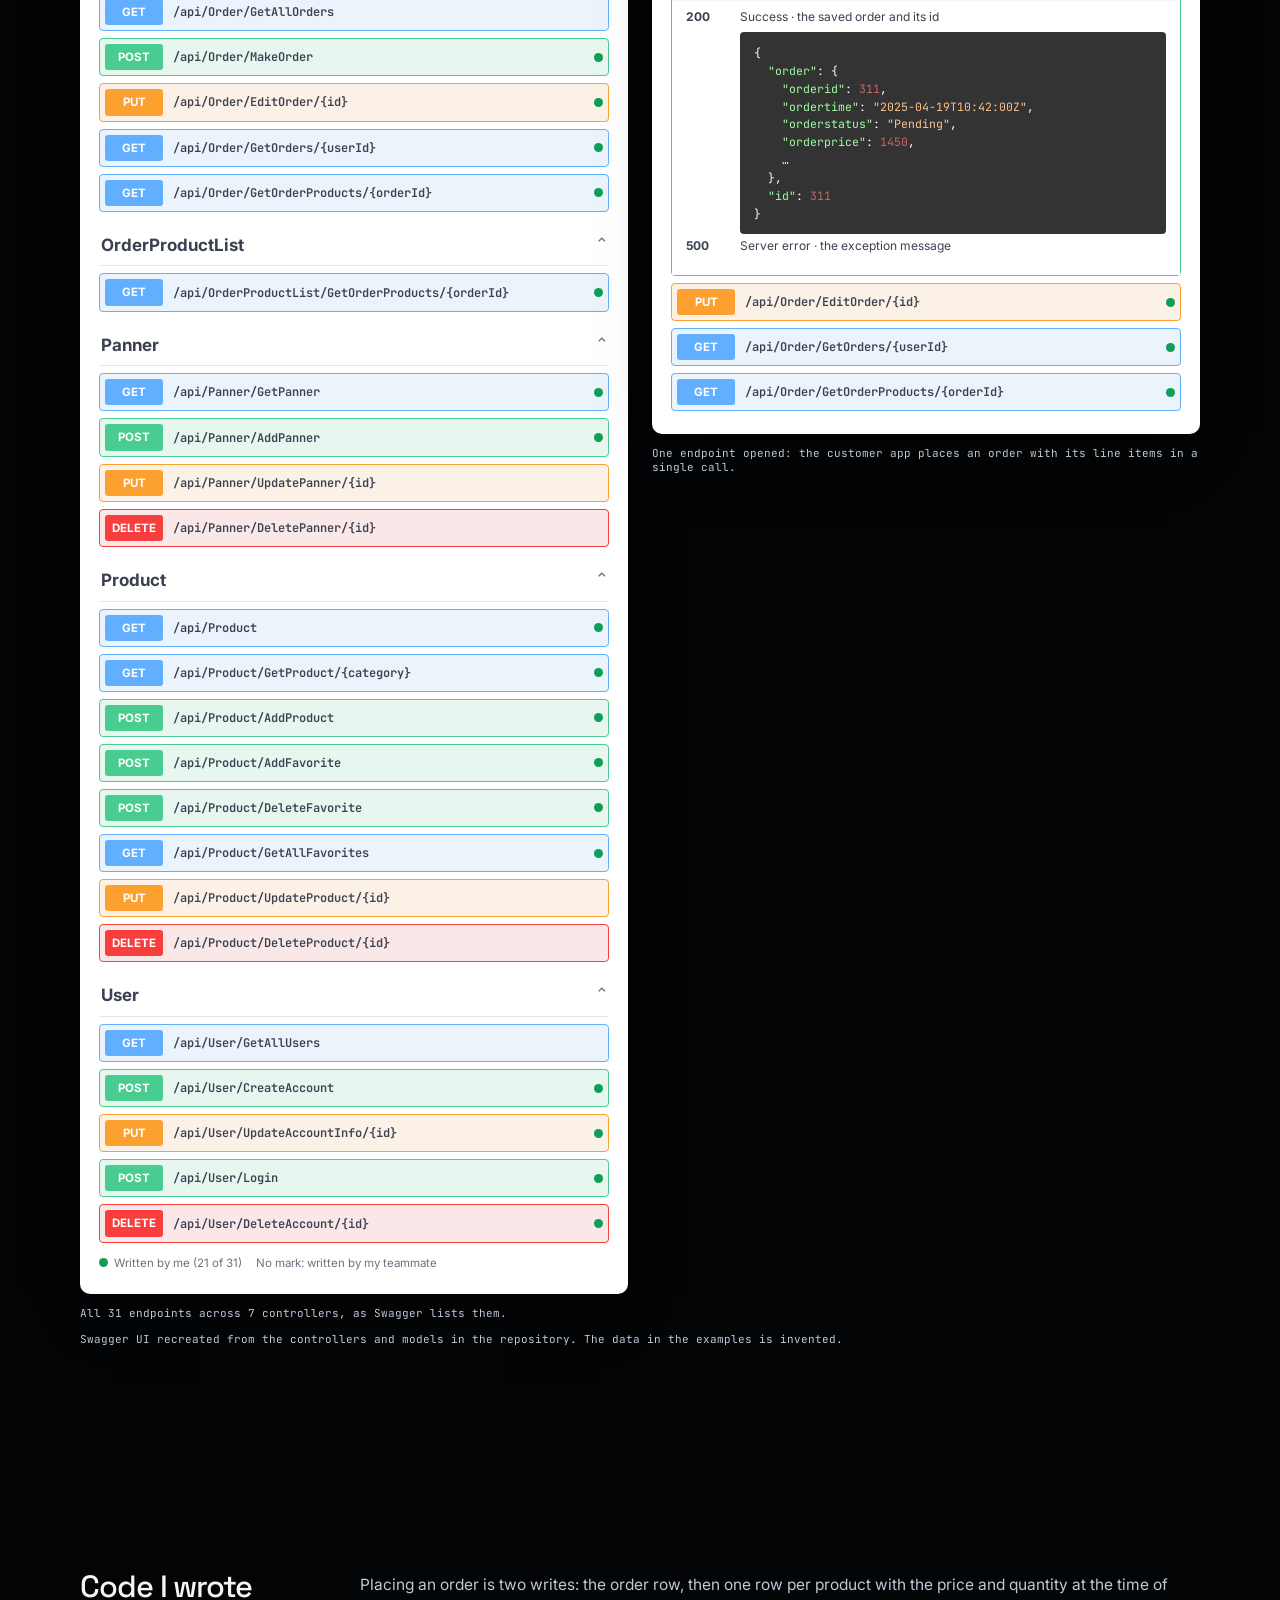
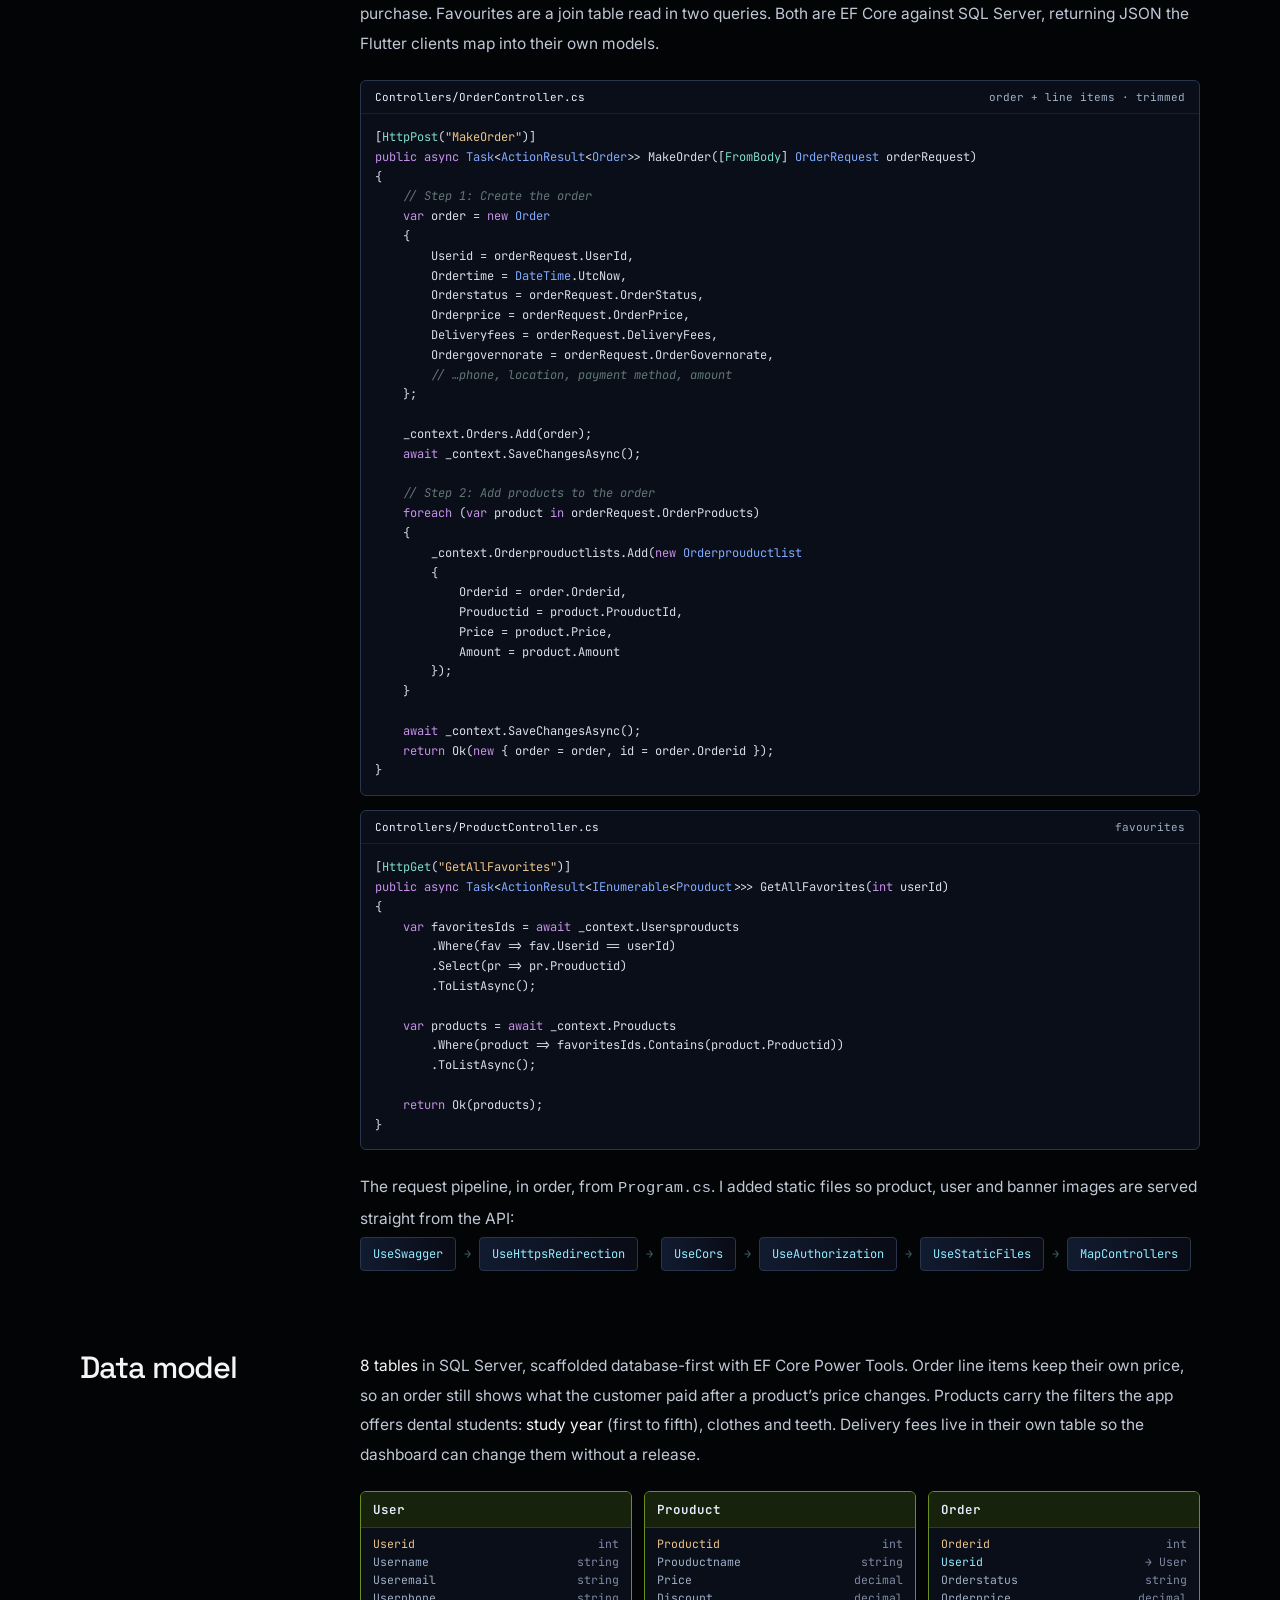
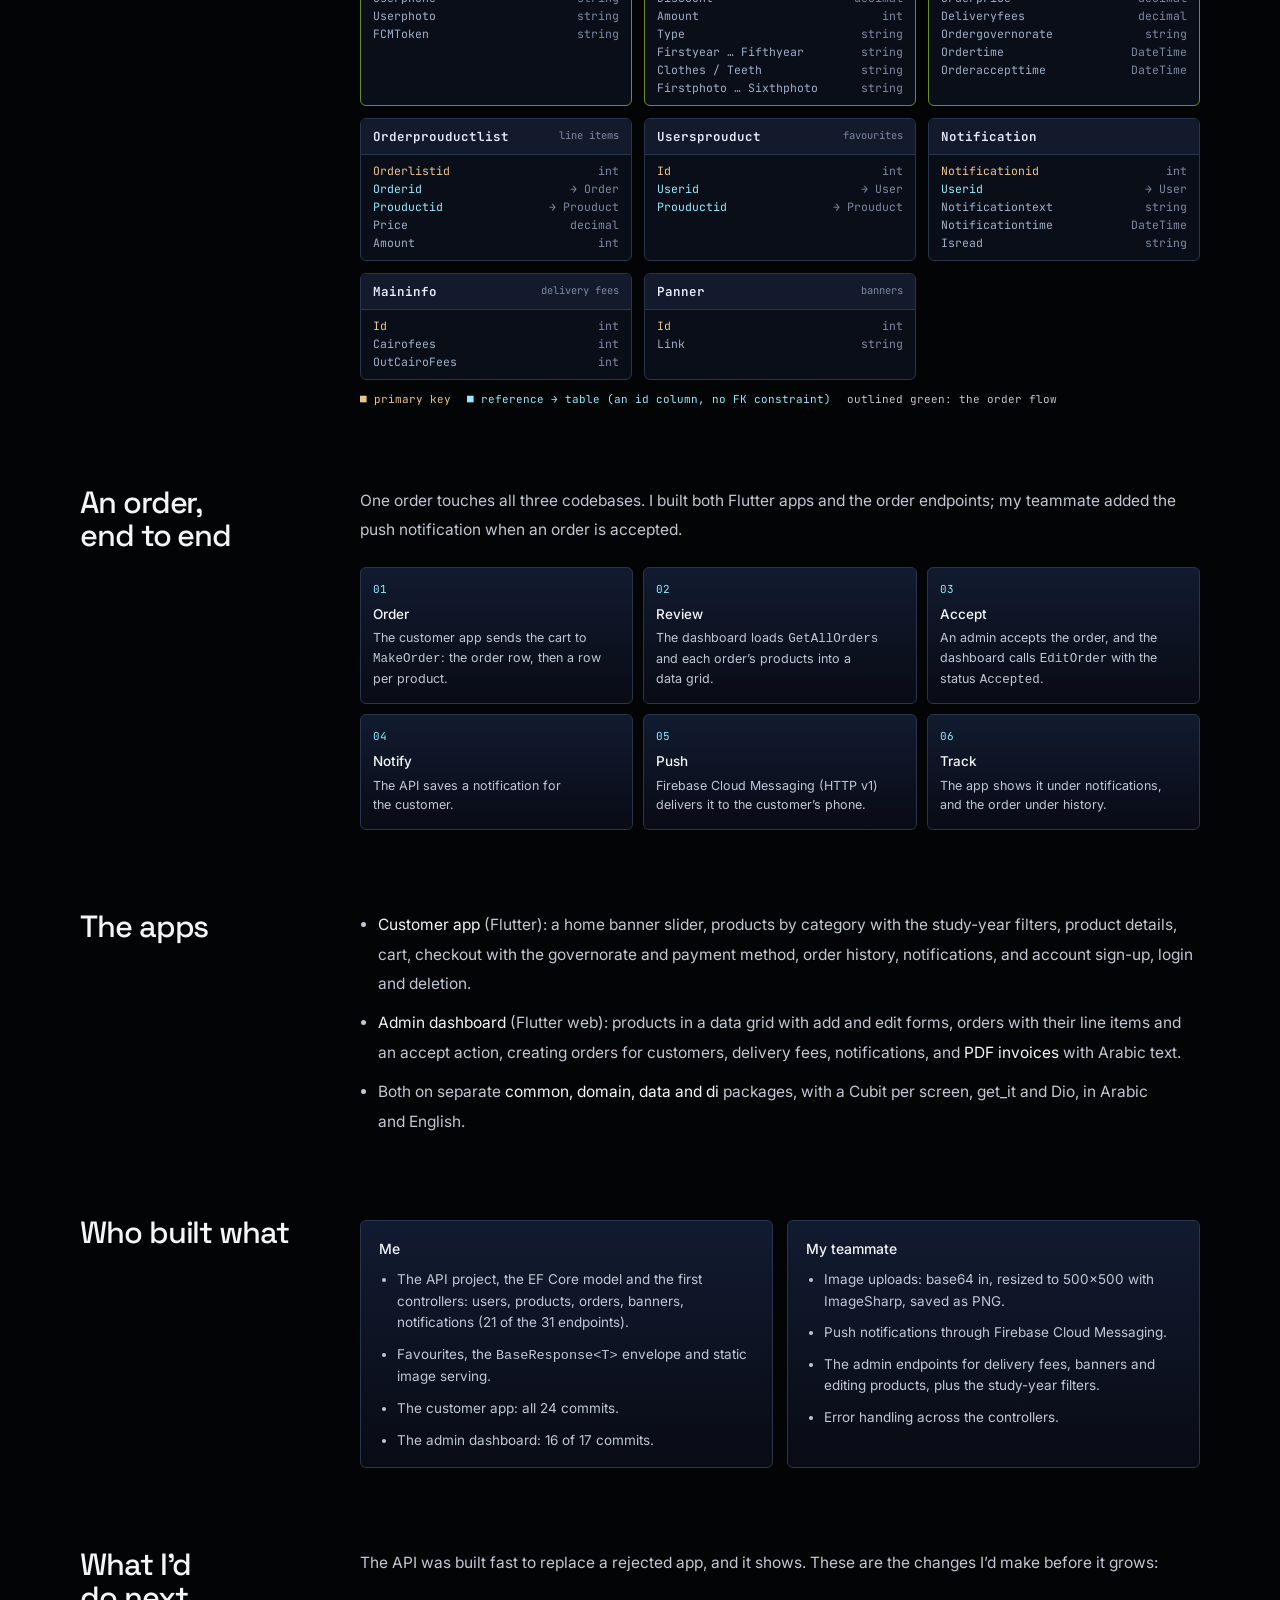
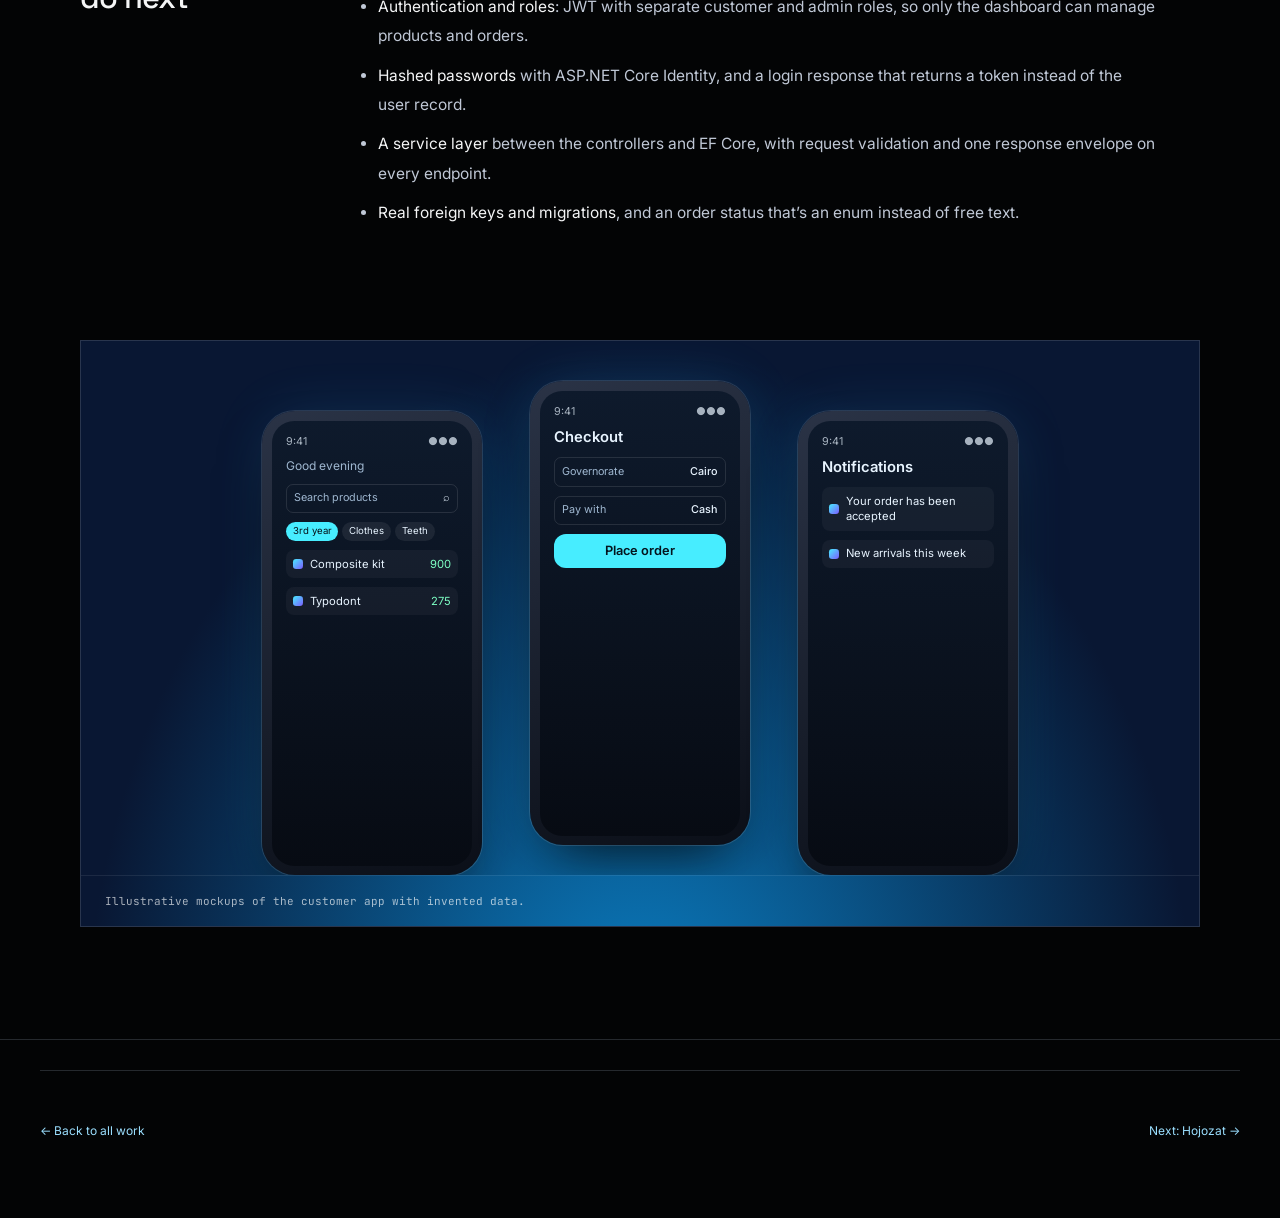
<file: work/ibn-sina.html>
<!doctype html>
<html lang="en">
<head>
<meta charset="utf-8">
<meta name="viewport" content="width=device-width, initial-scale=1">
<title>Ibn Sina — Ayman Omara</title>
<meta name="description" content="Ibn Sina: a rejected Xamarin app rebuilt in Flutter, with a Flutter admin dashboard and an ASP.NET Core API for a dental-supplies shop.">
<meta property="og:title" content="Ibn Sina — case study by Ayman Omara">
<meta property="og:description" content="Ibn Sina: a rejected Xamarin app rebuilt in Flutter, with a Flutter admin dashboard and an ASP.NET Core API for a dental-supplies shop.">
<meta property="og:image" content="https://aymanomara.github.io/assets/social-preview.png">
<meta property="og:type" content="article">
<meta name="twitter:card" content="summary_large_image">
<link rel="canonical" href="https://aymanomara.github.io/work/ibn-sina.html">
<link rel="icon" type="image/svg+xml" href="../assets/favicon.svg">
<link rel="preconnect" href="https://fonts.googleapis.com">
<link rel="preconnect" href="https://fonts.gstatic.com" crossorigin>
<link href="https://fonts.googleapis.com/css2?family=IBM+Plex+Sans+Arabic:wght@400;500;600&family=Inter:wght@400;500;600;700&family=JetBrains+Mono:wght@400&family=Space+Grotesk:wght@400;500;600&display=swap" rel="stylesheet">
<link rel="stylesheet" href="../styles.css">
</head>
<body>
<a class="skip-link" href="#main">Skip to content</a>
<nav aria-label="Main navigation">
  <div class="wrap">
    <a href="../" class="logo" aria-label="Ayman Omara home">Ayman Omara</a>
    <div class="nav-actions">
      <div class="links" id="links">
        <a href="../#projects">Work</a>
        <a href="../#about">About</a>
        <a href="../#experience">Experience</a>
        <a href="../#contact" class="nav-contact">Let's talk <span>↗</span></a>
      </div>
      <button class="icon-btn menu-btn" id="menu" aria-label="Open navigation" aria-controls="links" aria-expanded="false">☰</button>
    </div>
  </div>
</nav>
<main id="main">
<header class="case-hero">
  <div class="wrap">
    <a class="case-back" href="../#project-ibnsina"><span aria-hidden="true">←</span> All work</a>
    <div class="eyebrow">CASE STUDY · LEGACY REWRITE · FLUTTER + ASP.NET CORE</div>
    <h1>Replacing a rejected app, from the API to the admin dashboard.</h1>
    <p class="lead">Ibn Sina sells dental supplies to students and clinics. Its Xamarin app kept getting rejected from the store, even after I fixed its bugs. I rebuilt the customer app in Flutter, built a Flutter web dashboard for the shop, and started the ASP.NET Core API that both use.</p>
    <div class="case-facts"><div><b>31</b><span>API endpoints</span></div><div><b>21</b><span>Of them written by me</span></div><div><b>24/24</b><span>Customer app commits</span></div><div><b>16/17</b><span>Dashboard commits</span></div></div>
  </div>
</header>
<section style="padding-top:0">
  <div class="wrap">
    <div class="case-body" style="margin-bottom:34px"><h2>The API, in Swagger</h2><div><p>One ASP.NET Core API serves both the customer app and the admin dashboard. I started it: the project, the database-first EF Core model and the first controllers. A teammate and I then built it out together. Endpoints I wrote are marked.</p></div></div>
    <div class="api-shots"><figure style="margin:0"><div class="browser"><div class="browser-bar" aria-hidden="true"><i></i><i></i><i></i><span>localhost:5029/swagger/index.html</span></div><div class="sw"><div class="sw-head"><div><div class="sw-title">DentalShopWebApi <small>1.0</small><small class="oas">OAS 3.0</small></div><span class="sw-sub">/swagger/v1/swagger.json</span></div></div><div class="sw-tag">MainInfo</div><div class="op get"><b>GET</b><code>/api/MainInfo/GetMainInfo</code></div><div class="op post"><b>POST</b><code>/api/MainInfo/AddMainInfo</code></div><div class="op put"><b>PUT</b><code>/api/MainInfo/UpdateMainInfo</code></div><div class="op del"><b>DELETE</b><code>/api/MainInfo/DeleteMainInfo/{id}</code></div><div class="sw-tag">Notifications</div><div class="op get"><b>GET</b><code>/api/Notifications/GetNotifications/{userId}</code><em class="me" title="Written by me">mine</em></div><div class="op post"><b>POST</b><code>/api/Notifications/InsertNotification</code><em class="me" title="Written by me">mine</em></div><div class="op put"><b>PUT</b><code>/api/Notifications/MarkAsRead/{id}</code><em class="me" title="Written by me">mine</em></div><div class="op post"><b>POST</b><code>/api/Notifications/RegisterFCMToken</code><em class="me" title="Written by me">mine</em></div><div class="sw-tag">Order</div><div class="op get"><b>GET</b><code>/api/Order/GetAllOrders</code></div><div class="op post"><b>POST</b><code>/api/Order/MakeOrder</code><em class="me" title="Written by me">mine</em></div><div class="op put"><b>PUT</b><code>/api/Order/EditOrder/{id}</code><em class="me" title="Written by me">mine</em></div><div class="op get"><b>GET</b><code>/api/Order/GetOrders/{userId}</code><em class="me" title="Written by me">mine</em></div><div class="op get"><b>GET</b><code>/api/Order/GetOrderProducts/{orderId}</code><em class="me" title="Written by me">mine</em></div><div class="sw-tag">OrderProductList</div><div class="op get"><b>GET</b><code>/api/OrderProductList/GetOrderProducts/{orderId}</code><em class="me" title="Written by me">mine</em></div><div class="sw-tag">Panner</div><div class="op get"><b>GET</b><code>/api/Panner/GetPanner</code><em class="me" title="Written by me">mine</em></div><div class="op post"><b>POST</b><code>/api/Panner/AddPanner</code><em class="me" title="Written by me">mine</em></div><div class="op put"><b>PUT</b><code>/api/Panner/UpdatePanner/{id}</code></div><div class="op del"><b>DELETE</b><code>/api/Panner/DeletePanner/{id}</code></div><div class="sw-tag">Product</div><div class="op get"><b>GET</b><code>/api/Product</code><em class="me" title="Written by me">mine</em></div><div class="op get"><b>GET</b><code>/api/Product/GetProduct/{category}</code><em class="me" title="Written by me">mine</em></div><div class="op post"><b>POST</b><code>/api/Product/AddProduct</code><em class="me" title="Written by me">mine</em></div><div class="op post"><b>POST</b><code>/api/Product/AddFavorite</code><em class="me" title="Written by me">mine</em></div><div class="op post"><b>POST</b><code>/api/Product/DeleteFavorite</code><em class="me" title="Written by me">mine</em></div><div class="op get"><b>GET</b><code>/api/Product/GetAllFavorites</code><em class="me" title="Written by me">mine</em></div><div class="op put"><b>PUT</b><code>/api/Product/UpdateProduct/{id}</code></div><div class="op del"><b>DELETE</b><code>/api/Product/DeleteProduct/{id}</code></div><div class="sw-tag">User</div><div class="op get"><b>GET</b><code>/api/User/GetAllUsers</code></div><div class="op post"><b>POST</b><code>/api/User/CreateAccount</code><em class="me" title="Written by me">mine</em></div><div class="op put"><b>PUT</b><code>/api/User/UpdateAccountInfo/{id}</code><em class="me" title="Written by me">mine</em></div><div class="op post"><b>POST</b><code>/api/User/Login</code><em class="me" title="Written by me">mine</em></div><div class="op del"><b>DELETE</b><code>/api/User/DeleteAccount/{id}</code><em class="me" title="Written by me">mine</em></div><div class="sw-legend"><span><i></i>Written by me (21 of 31)</span><span>No mark: written by my teammate</span></div></div></div><figcaption>All 31 endpoints across 7 controllers, as Swagger lists them.</figcaption></figure><figure style="margin:0"><div class="browser"><div class="browser-bar" aria-hidden="true"><i></i><i></i><i></i><span>localhost:5029/swagger/index.html#/Order</span></div><div class="sw"><div class="sw-tag">Order</div><div class="op get"><b>GET</b><code>/api/Order/GetAllOrders</code></div><div class="op-open"><div class="op post"><b>POST</b><code>/api/Order/MakeOrder</code><em class="me" title="Written by me">mine</em></div><div class="op-body"><div class="op-sec">Parameters <span>Try it out</span></div><p style="margin:0;font-size:12px;color:#6b7280">No parameters</p><div class="op-sec">Request body <span>application/json</span></div><pre>{
  <span class="k">"userId"</span>: <span class="n">58</span>,
  <span class="k">"orderStatus"</span>: <span class="s">"Pending"</span>,
  <span class="k">"orderPrice"</span>: <span class="n">1450</span>,
  <span class="k">"orderLocation"</span>: <span class="s">"<bdi dir="rtl" class="ar">مدينة نصر، القاهرة</bdi>"</span>,
  <span class="k">"orderPhone"</span>: <span class="s">"01xxxxxxxxx"</span>,
  <span class="k">"paymentMethod"</span>: <span class="s">"Cash"</span>,
  <span class="k">"deliveryFees"</span>: <span class="n">50</span>,
  <span class="k">"orderGovernorate"</span>: <span class="s">"<bdi dir="rtl" class="ar">القاهرة</bdi>"</span>,
  <span class="k">"orderProducts"</span>: [
    { <span class="k">"prouductId"</span>: <span class="n">14</span>, <span class="k">"price"</span>: <span class="n">900</span>, <span class="k">"amount"</span>: <span class="n">1</span> },
    { <span class="k">"prouductId"</span>: <span class="n">22</span>, <span class="k">"price"</span>: <span class="n">275</span>, <span class="k">"amount"</span>: <span class="n">2</span> }
  ]
}</pre><div class="op-sec">Responses</div><div class="op-resp"><b>200</b><div><p>Success · the saved order and its id</p><pre>{
  <span class="k">"order"</span>: {
    <span class="k">"orderid"</span>: <span class="n">311</span>,
    <span class="k">"ordertime"</span>: <span class="s">"2025-04-19T10:42:00Z"</span>,
    <span class="k">"orderstatus"</span>: <span class="s">"Pending"</span>,
    <span class="k">"orderprice"</span>: <span class="n">1450</span>,
    …
  },
  <span class="k">"id"</span>: <span class="n">311</span>
}</pre></div></div><div class="op-resp"><b>500</b><div><p>Server error · the exception message</p></div></div></div></div><div class="op put"><b>PUT</b><code>/api/Order/EditOrder/{id}</code><em class="me" title="Written by me">mine</em></div><div class="op get"><b>GET</b><code>/api/Order/GetOrders/{userId}</code><em class="me" title="Written by me">mine</em></div><div class="op get"><b>GET</b><code>/api/Order/GetOrderProducts/{orderId}</code><em class="me" title="Written by me">mine</em></div></div></div><figcaption>One endpoint opened: the customer app places an order with its line items in a single call.</figcaption></figure></div>
    <p class="api-cap">Swagger UI recreated from the controllers and models in the repository. The data in the examples is invented.</p>
  </div>
</section>
<section>
  <div class="wrap">
    <div class="case-body"><h2>Code I wrote</h2><div><p>Placing an order is two writes: the order row, then one row per product with the price and quantity at the time of purchase. Favourites are a join table read in two queries. Both are EF Core against SQL Server, returning JSON the Flutter clients map into their own models.</p>
      <div class="code-stack" style="margin-top:22px"><div class="code-card"><header><b>Controllers/OrderController.cs</b><span>order + line items · trimmed</span></header><pre>[<span class="a">HttpPost</span>(<span class="s">"MakeOrder"</span>)]
<span class="k">public async</span> <span class="t">Task</span>&lt;<span class="t">ActionResult</span>&lt;<span class="t">Order</span>&gt;&gt; MakeOrder([<span class="a">FromBody</span>] <span class="t">OrderRequest</span> orderRequest)
{
    <span class="c">// Step 1: Create the order</span>
    <span class="k">var</span> order = <span class="k">new</span> <span class="t">Order</span>
    {
        Userid = orderRequest.UserId,
        Ordertime = <span class="t">DateTime</span>.UtcNow,
        Orderstatus = orderRequest.OrderStatus,
        Orderprice = orderRequest.OrderPrice,
        Deliveryfees = orderRequest.DeliveryFees,
        Ordergovernorate = orderRequest.OrderGovernorate,
        <span class="c">// …phone, location, payment method, amount</span>
    };

    _context.Orders.Add(order);
    <span class="k">await</span> _context.SaveChangesAsync();

    <span class="c">// Step 2: Add products to the order</span>
    <span class="k">foreach</span> (<span class="k">var</span> product <span class="k">in</span> orderRequest.OrderProducts)
    {
        _context.Orderprouductlists.Add(<span class="k">new</span> <span class="t">Orderprouductlist</span>
        {
            Orderid = order.Orderid,
            Prouductid = product.ProuductId,
            Price = product.Price,
            Amount = product.Amount
        });
    }

    <span class="k">await</span> _context.SaveChangesAsync();
    <span class="k">return</span> Ok(<span class="k">new</span> { order = order, id = order.Orderid });
}</pre></div><div class="code-card"><header><b>Controllers/ProductController.cs</b><span>favourites</span></header><pre>[<span class="a">HttpGet</span>(<span class="s">"GetAllFavorites"</span>)]
<span class="k">public async</span> <span class="t">Task</span>&lt;<span class="t">ActionResult</span>&lt;<span class="t">IEnumerable</span>&lt;<span class="t">Prouduct</span>&gt;&gt;&gt; GetAllFavorites(<span class="k">int</span> userId)
{
    <span class="k">var</span> favoritesIds = <span class="k">await</span> _context.Usersprouducts
        .Where(fav =&gt; fav.Userid == userId)
        .Select(pr =&gt; pr.Prouductid)
        .ToListAsync();

    <span class="k">var</span> products = <span class="k">await</span> _context.Prouducts
        .Where(product =&gt; favoritesIds.Contains(product.Productid))
        .ToListAsync();

    <span class="k">return</span> Ok(products);
}</pre></div></div>
      <p style="margin-top:22px">The request pipeline, in order, from <code>Program.cs</code>. I added static files so product, user and banner images are served straight from the API:</p><div class="pipe"><span>UseSwagger</span> <i>→</i> <span>UseHttpsRedirection</span> <i>→</i> <span>UseCors</span> <i>→</i> <span>UseAuthorization</span> <i>→</i> <span>UseStaticFiles</span> <i>→</i> <span>MapControllers</span></div></div></div>
    <div class="case-body"><h2>Data model</h2><div><p><strong>8 tables</strong> in SQL Server, scaffolded database-first with EF Core Power Tools. Order line items keep their own price, so an order still shows what the customer paid after a product’s price changes. Products carry the filters the app offers dental students: <strong>study year</strong> (first to fifth), clothes and teeth. Delivery fees live in their own table so the dashboard can change them without a release.</p>
      <div class="erd" style="margin-top:22px"><div class="ent hub"><h3>User<small></small></h3><ul><li class="pk">Userid<u>int</u></li><li class="">Username<u>string</u></li><li class="">Useremail<u>string</u></li><li class="">Userphone<u>string</u></li><li class="">Userphoto<u>string</u></li><li class="">FCMToken<u>string</u></li></ul></div><div class="ent hub"><h3>Prouduct<small></small></h3><ul><li class="pk">Productid<u>int</u></li><li class="">Prouductname<u>string</u></li><li class="">Price<u>decimal</u></li><li class="">Discount<u>decimal</u></li><li class="">Amount<u>int</u></li><li class="">Type<u>string</u></li><li class="">Firstyear … Fifthyear<u>string</u></li><li class="">Clothes / Teeth<u>string</u></li><li class="">Firstphoto … Sixthphoto<u>string</u></li></ul></div><div class="ent hub"><h3>Order<small></small></h3><ul><li class="pk">Orderid<u>int</u></li><li class="fk">Userid<u>→ User</u></li><li class="">Orderstatus<u>string</u></li><li class="">Orderprice<u>decimal</u></li><li class="">Deliveryfees<u>decimal</u></li><li class="">Ordergovernorate<u>string</u></li><li class="">Ordertime<u>DateTime</u></li><li class="">Orderaccepttime<u>DateTime</u></li></ul></div><div class="ent"><h3>Orderprouductlist<small>line items</small></h3><ul><li class="pk">Orderlistid<u>int</u></li><li class="fk">Orderid<u>→ Order</u></li><li class="fk">Prouductid<u>→ Prouduct</u></li><li class="">Price<u>decimal</u></li><li class="">Amount<u>int</u></li></ul></div><div class="ent"><h3>Usersprouduct<small>favourites</small></h3><ul><li class="pk">Id<u>int</u></li><li class="fk">Userid<u>→ User</u></li><li class="fk">Prouductid<u>→ Prouduct</u></li></ul></div><div class="ent"><h3>Notification<small></small></h3><ul><li class="pk">Notificationid<u>int</u></li><li class="fk">Userid<u>→ User</u></li><li class="">Notificationtext<u>string</u></li><li class="">Notificationtime<u>DateTime</u></li><li class="">Isread<u>string</u></li></ul></div><div class="ent"><h3>Maininfo<small>delivery fees</small></h3><ul><li class="pk">Id<u>int</u></li><li class="">Cairofees<u>int</u></li><li class="">OutCairoFees<u>int</u></li></ul></div><div class="ent"><h3>Panner<small>banners</small></h3><ul><li class="pk">Id<u>int</u></li><li class="">Link<u>string</u></li></ul></div></div>
      <div class="erd-key"><span class="pk">■ primary key</span><span class="fk">■ reference → table (an id column, no FK constraint)</span><span>outlined green: the order flow</span></div></div></div>
    <div class="case-body"><h2>An order, end to end</h2><div><p>One order touches all three codebases. I built both Flutter apps and the order endpoints; my teammate added the push notification when an order is accepted.</p><div style="margin-top:22px"><ol class="flow"><li><b>Order</b><span>The customer app sends the cart to <code>MakeOrder</code>: the order row, then a row per product.</span></li><li><b>Review</b><span>The dashboard loads <code>GetAllOrders</code> and each order’s products into a data grid.</span></li><li><b>Accept</b><span>An admin accepts the order, and the dashboard calls <code>EditOrder</code> with the status <code>Accepted</code>.</span></li><li><b>Notify</b><span>The API saves a notification for the customer.</span></li><li><b>Push</b><span>Firebase Cloud Messaging (HTTP v1) delivers it to the customer’s phone.</span></li><li><b>Track</b><span>The app shows it under notifications, and the order under history.</span></li></ol></div></div></div>
    <div class="case-body"><h2>The apps</h2><div><ul><li><strong>Customer app</strong> (Flutter): a home banner slider, products by category with the study-year filters, product details, cart, checkout with the governorate and payment method, order history, notifications, and account sign-up, login and deletion.</li><li><strong>Admin dashboard</strong> (Flutter web): products in a data grid with add and edit forms, orders with their line items and an accept action, creating orders for customers, delivery fees, notifications, and <strong>PDF invoices</strong> with Arabic text.</li><li>Both on separate <strong>common, domain, data and di</strong> packages, with a Cubit per screen, get_it and Dio, in Arabic and English.</li></ul></div></div>
    <div class="case-body"><h2>Who built what</h2><div><div class="credit"><div><h3>Me</h3><ul><li>The API project, the EF Core model and the first controllers: users, products, orders, banners, notifications (21 of the 31 endpoints).</li><li>Favourites, the <code>BaseResponse&lt;T&gt;</code> envelope and static image serving.</li><li>The customer app: all 24 commits.</li><li>The admin dashboard: 16 of 17 commits.</li></ul></div><div><h3>My teammate</h3><ul><li>Image uploads: base64 in, resized to 500×500 with ImageSharp, saved as PNG.</li><li>Push notifications through Firebase Cloud Messaging.</li><li>The admin endpoints for delivery fees, banners and editing products, plus the study-year filters.</li><li>Error handling across the controllers.</li></ul></div></div></div></div>
    <div class="case-body"><h2>What I’d do next</h2><div><p>The API was built fast to replace a rejected app, and it shows. These are the changes I’d make before it grows:</p><ul style="margin-top:14px"><li><strong>Authentication and roles</strong>: JWT with separate customer and admin roles, so only the dashboard can manage products and orders.</li><li><strong>Hashed passwords</strong> with ASP.NET Core Identity, and a login response that returns a token instead of the user record.</li><li><strong>A service layer</strong> between the controllers and EF Core, with request validation and one response envelope on every endpoint.</li><li><strong>Real foreign keys and migrations</strong>, and an order status that’s an enum instead of free text.</li></ul></div></div>
  </div>
</section>
<section style="padding-top:0">
  <div class="wrap">
    <figure class="case-screens-wrap" style="margin:0;--glow:#0a7fc4"><div class="case-screens" aria-hidden="true"><div class="phone" dir="ltr" lang="en"><div class="phone-screen"><div class="ph-status"><span>9:41</span><span>●●●</span></div><div class="ph-greet">Good evening</div><div class="ph-field">Search products<b>⌕</b></div><div class="ph-chips"><span class="on">3rd year</span><span>Clothes</span><span>Teeth</span></div><div class="ph-row"><i></i>Composite kit<em>900</em></div><div class="ph-row"><i></i>Typodont<em>275</em></div></div></div><div class="phone" dir="ltr" lang="en"><div class="phone-screen"><div class="ph-status"><span>9:41</span><span>●●●</span></div><div class="ph-title">Checkout</div><div class="ph-field">Governorate<b>Cairo</b></div><div class="ph-field">Pay with<b>Cash</b></div><div class="ph-cta">Place order</div></div></div><div class="phone" dir="ltr" lang="en"><div class="phone-screen"><div class="ph-status"><span>9:41</span><span>●●●</span></div><div class="ph-title">Notifications</div><div class="ph-row"><i></i>Your order has been accepted</div><div class="ph-row"><i></i>New arrivals this week</div></div></div></div><figcaption>Illustrative mockups of the customer app with invented data.</figcaption></figure>
  </div>
</section>
</main>
<footer>
  <div class="wrap case-next">
    <a href="../#projects"><span aria-hidden="true">←</span> Back to all work</a>
    <a href="hojozat.html">Next: Hojozat <span aria-hidden="true">→</span></a>
  </div>
</footer>
<script src="../script.js" defer></script>
</body>
</html>
</file>
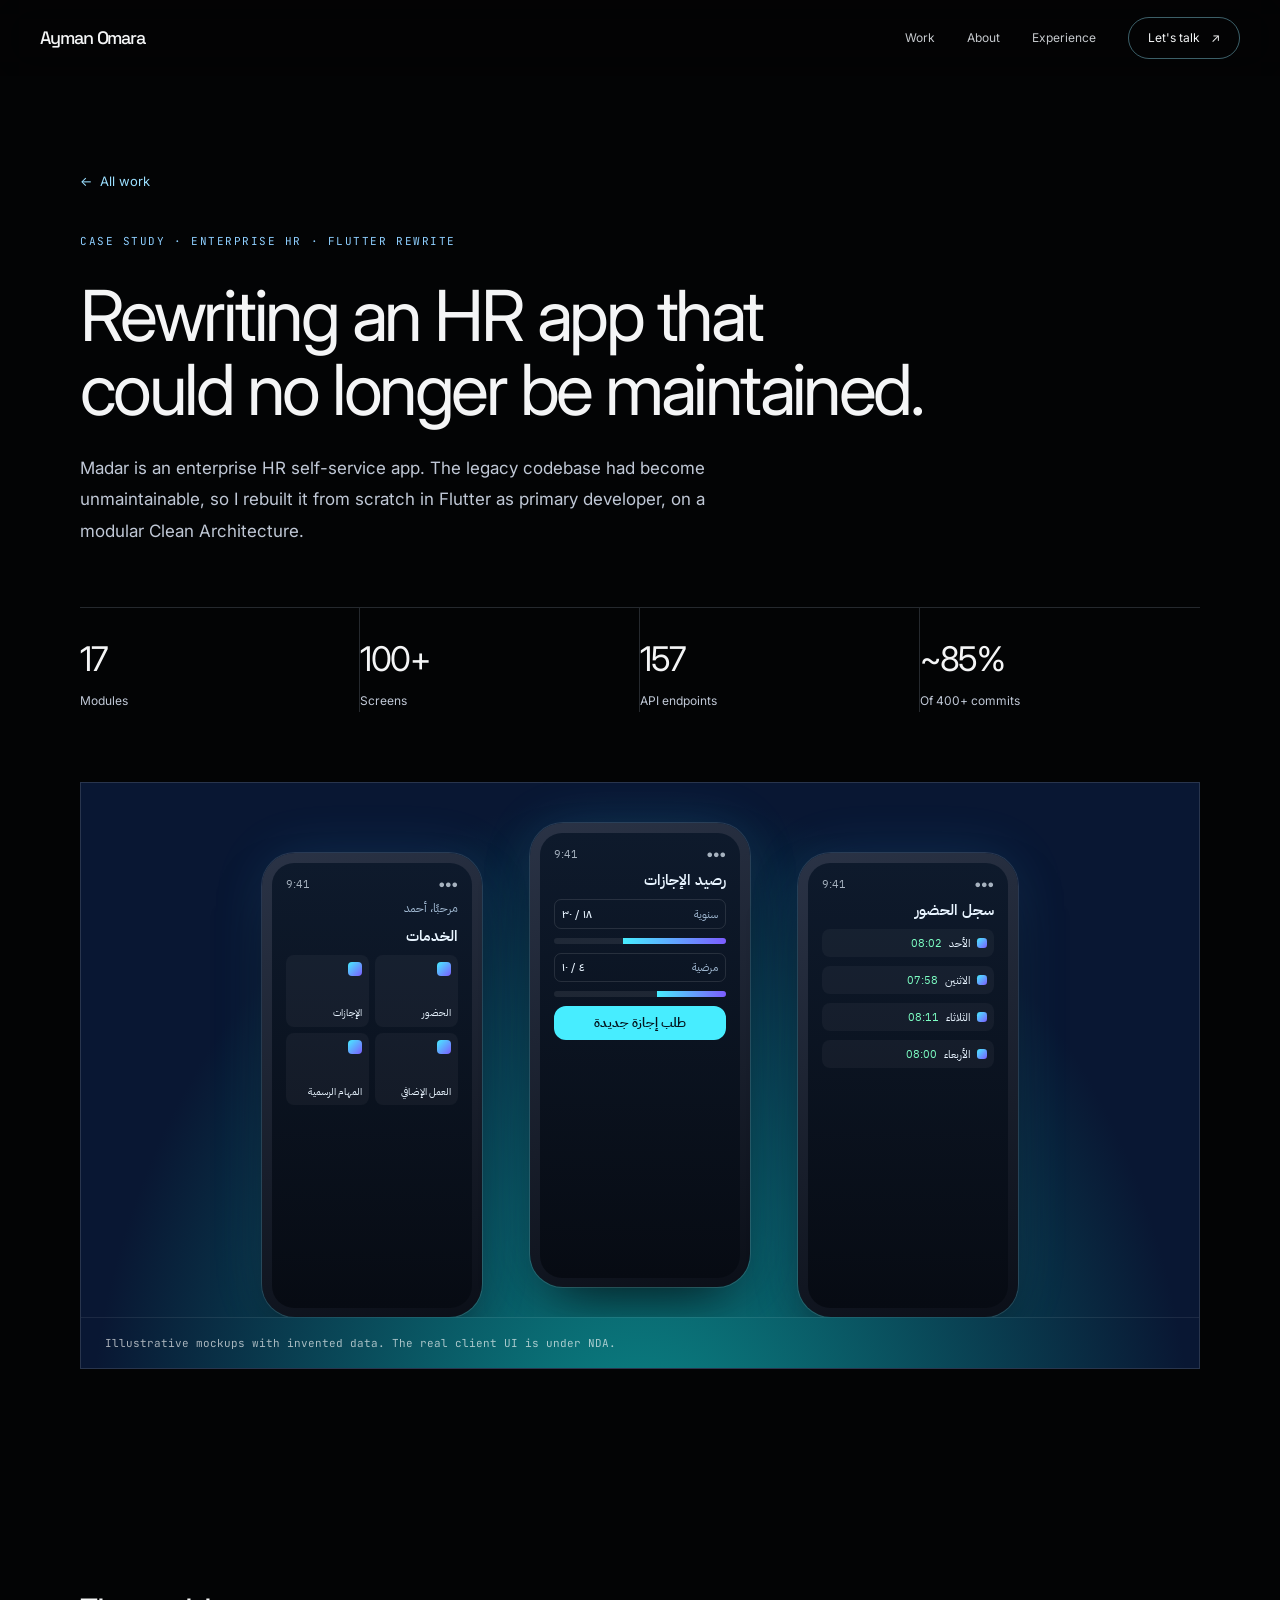
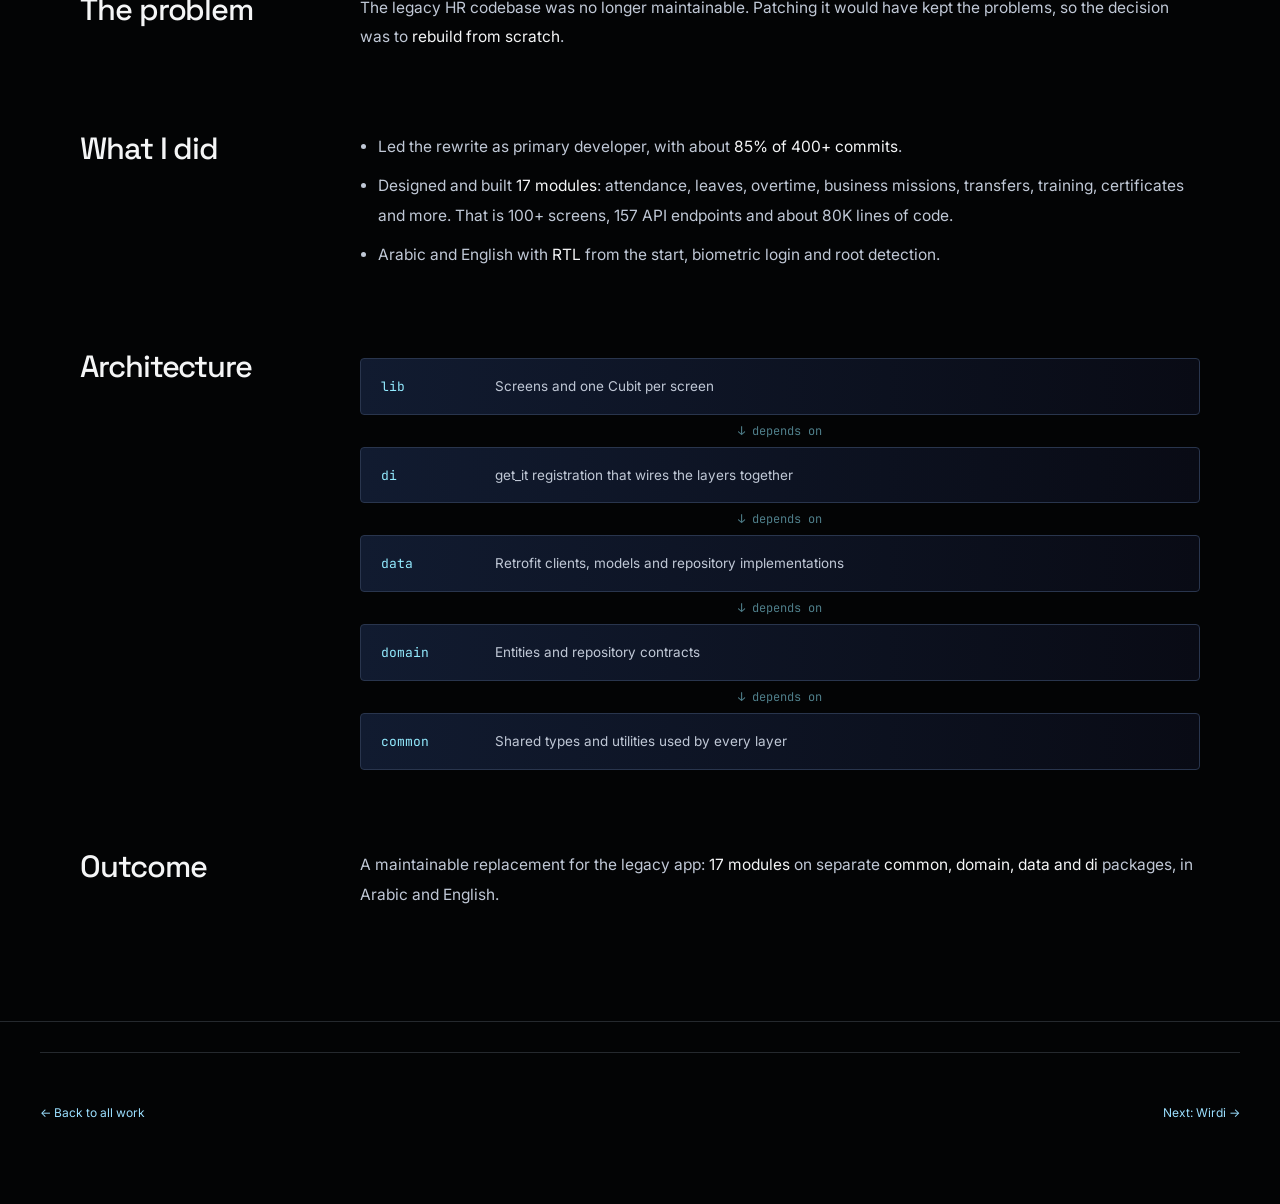
<file: work/madar.html>
<!doctype html>
<html lang="en">
<head>
<meta charset="utf-8">
<meta name="viewport" content="width=device-width, initial-scale=1">
<title>Madar HR Self-Service — Ayman Omara</title>
<meta name="description" content="Rewriting an unmaintainable HR app from scratch in Flutter: 17 modules, 100+ screens, 157 endpoints, Arabic and English with RTL.">
<meta property="og:title" content="Madar HR Self-Service — case study by Ayman Omara">
<meta property="og:description" content="Rewriting an unmaintainable HR app from scratch in Flutter: 17 modules, 100+ screens, 157 endpoints, Arabic and English with RTL.">
<meta property="og:image" content="https://aymanomara.github.io/assets/social-preview.png">
<meta property="og:type" content="article">
<meta name="twitter:card" content="summary_large_image">
<link rel="canonical" href="https://aymanomara.github.io/work/madar.html">
<link rel="icon" type="image/svg+xml" href="../assets/favicon.svg">
<link rel="preconnect" href="https://fonts.googleapis.com">
<link rel="preconnect" href="https://fonts.gstatic.com" crossorigin>
<link href="https://fonts.googleapis.com/css2?family=IBM+Plex+Sans+Arabic:wght@400;500;600&family=Inter:wght@400;500;600;700&family=JetBrains+Mono:wght@400&family=Space+Grotesk:wght@400;500;600&display=swap" rel="stylesheet">
<link rel="stylesheet" href="../styles.css">
</head>
<body>
<a class="skip-link" href="#main">Skip to content</a>
<nav aria-label="Main navigation">
  <div class="wrap">
    <a href="../" class="logo" aria-label="Ayman Omara home">Ayman Omara</a>
    <div class="nav-actions">
      <div class="links" id="links">
        <a href="../#projects">Work</a>
        <a href="../#about">About</a>
        <a href="../#experience">Experience</a>
        <a href="../#contact" class="nav-contact">Let's talk <span>↗</span></a>
      </div>
      <button class="icon-btn menu-btn" id="menu" aria-label="Open navigation" aria-controls="links" aria-expanded="false">☰</button>
    </div>
  </div>
</nav>
<main id="main">
<header class="case-hero">
  <div class="wrap">
    <a class="case-back" href="../#project-madar"><span aria-hidden="true">←</span> All work</a>
    <div class="eyebrow">CASE STUDY · ENTERPRISE HR · FLUTTER REWRITE</div>
    <h1>Rewriting an HR app that could no longer be maintained.</h1>
    <p class="lead">Madar is an enterprise HR self-service app. The legacy codebase had become unmaintainable, so I rebuilt it from scratch in Flutter as primary developer, on a modular Clean Architecture.</p>
    <div class="case-facts"><div><b>17</b><span>Modules</span></div><div><b>100+</b><span>Screens</span></div><div><b>157</b><span>API endpoints</span></div><div><b>~85%</b><span>Of 400+ commits</span></div></div>
  </div>
</header>
<section style="padding-top:0">
  <div class="wrap">
    <figure class="case-screens-wrap" style="margin:0;--glow:#0a8a8a"><div class="case-screens" aria-hidden="true"><div class="phone" dir="rtl" lang="ar"><div class="phone-screen"><div class="ph-status"><span>9:41</span><span>●●●</span></div><div class="ph-greet">مرحبًا، أحمد</div><div class="ph-title">الخدمات</div><div class="ph-grid"><div class="ph-tile"><i></i>الحضور</div><div class="ph-tile"><i></i>الإجازات</div><div class="ph-tile"><i></i>العمل الإضافي</div><div class="ph-tile"><i></i>المهام الرسمية</div></div></div></div><div class="phone" dir="rtl" lang="ar"><div class="phone-screen"><div class="ph-status"><span>9:41</span><span>●●●</span></div><div class="ph-title">رصيد الإجازات</div><div class="ph-field">سنوية<b>١٨ / ٣٠</b></div><div class="ph-bar" style="--w:60%"><i></i></div><div class="ph-field">مرضية<b>٤ / ١٠</b></div><div class="ph-bar" style="--w:40%"><i></i></div><div class="ph-cta">طلب إجازة جديدة</div></div></div><div class="phone" dir="rtl" lang="ar"><div class="phone-screen"><div class="ph-status"><span>9:41</span><span>●●●</span></div><div class="ph-title">سجل الحضور</div><div class="ph-row"><i></i>الأحد<em>08:02</em></div><div class="ph-row"><i></i>الاثنين<em>07:58</em></div><div class="ph-row"><i></i>الثلاثاء<em>08:11</em></div><div class="ph-row"><i></i>الأربعاء<em>08:00</em></div></div></div></div><figcaption>Illustrative mockups with invented data. The real client UI is under NDA.</figcaption></figure>
  </div>
</section>
<section>
  <div class="wrap">
    <div class="case-body"><h2>The problem</h2><div><p>The legacy HR codebase was no longer maintainable. Patching it would have kept the problems, so the decision was to <strong>rebuild from scratch</strong>.</p></div></div>
    <div class="case-body"><h2>What I did</h2><div><ul><li>Led the rewrite as primary developer, with about <strong>85% of 400+ commits</strong>.</li><li>Designed and built <strong>17 modules</strong>: attendance, leaves, overtime, business missions, transfers, training, certificates and more. That is 100+ screens, 157 API endpoints and about 80K lines of code.</li><li>Arabic and English with <strong>RTL</strong> from the start, biometric login and root detection.</li></ul></div></div>
    <div class="case-body"><h2>Architecture</h2><div><div class="layers"><div class="layer"><code>lib</code><span>Screens and one Cubit per screen</span></div><div class="layer-arrow" aria-hidden="true">↓ depends on</div><div class="layer"><code>di</code><span>get_it registration that wires the layers together</span></div><div class="layer-arrow" aria-hidden="true">↓ depends on</div><div class="layer"><code>data</code><span>Retrofit clients, models and repository implementations</span></div><div class="layer-arrow" aria-hidden="true">↓ depends on</div><div class="layer"><code>domain</code><span>Entities and repository contracts</span></div><div class="layer-arrow" aria-hidden="true">↓ depends on</div><div class="layer"><code>common</code><span>Shared types and utilities used by every layer</span></div></div></div></div>
    <div class="case-body"><h2>Outcome</h2><div><p>A maintainable replacement for the legacy app: <strong>17 modules</strong> on separate <strong>common, domain, data and di</strong> packages, in Arabic and English.</p></div></div>
  </div>
</section>
</main>
<footer>
  <div class="wrap case-next">
    <a href="../#projects"><span aria-hidden="true">←</span> Back to all work</a>
    <a href="wirdi.html">Next: Wirdi <span aria-hidden="true">→</span></a>
  </div>
</footer>
<script src="../script.js" defer></script>
</body>
</html>
</file>
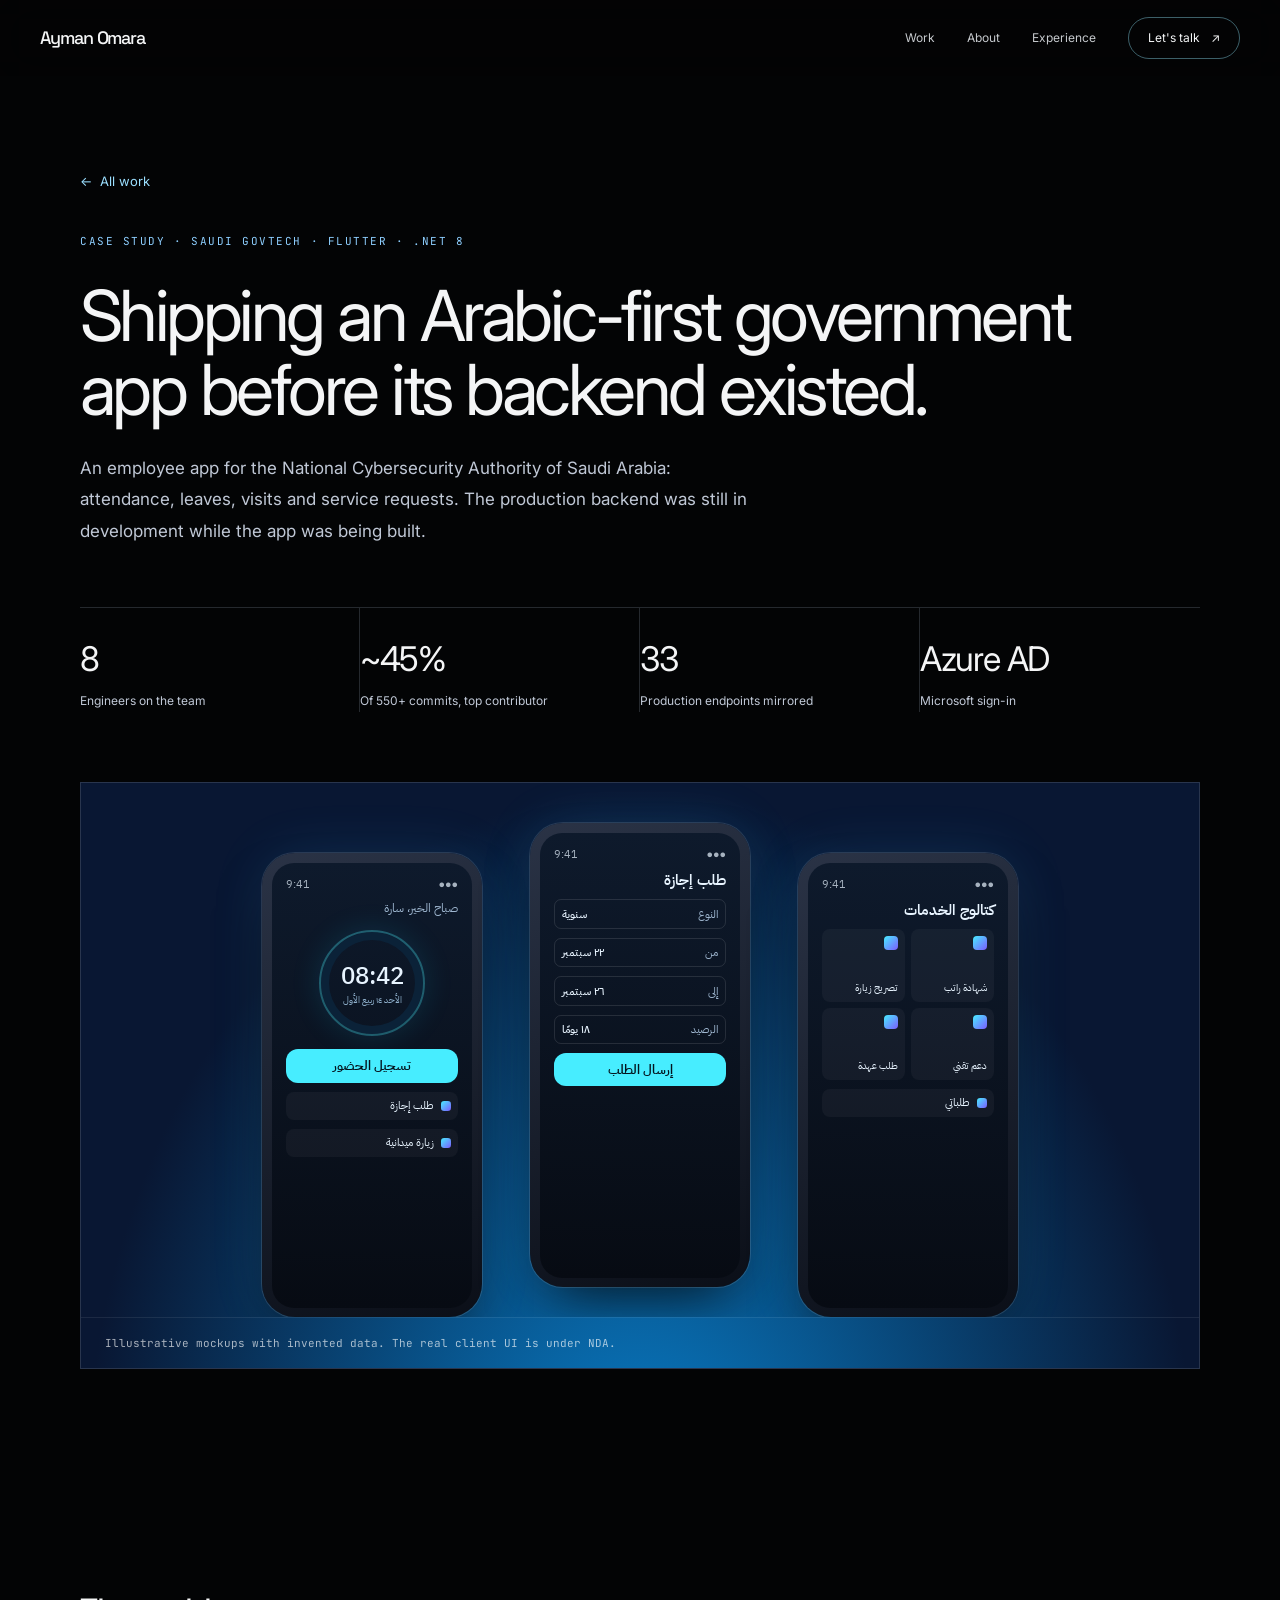
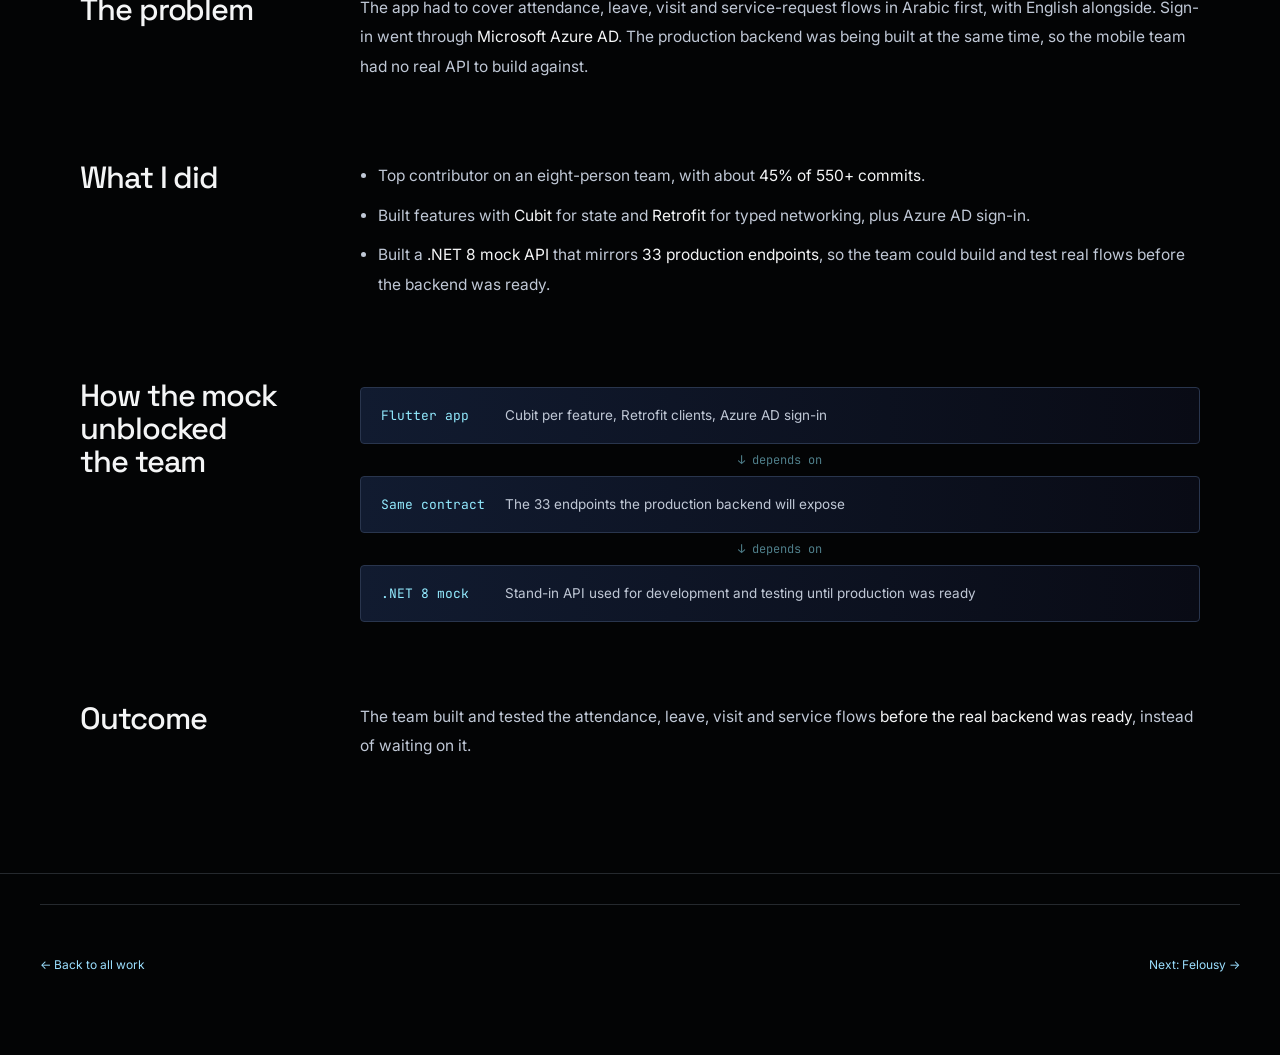
<file: work/nca.html>
<!doctype html>
<html lang="en">
<head>
<meta charset="utf-8">
<meta name="viewport" content="width=device-width, initial-scale=1">
<title>National Cybersecurity Authority (NCA) — Ayman Omara</title>
<meta name="description" content="How a .NET 8 mock API let an eight-person team build and test an Arabic-first government employee app before its backend was ready.">
<meta property="og:title" content="National Cybersecurity Authority (NCA) — case study by Ayman Omara">
<meta property="og:description" content="How a .NET 8 mock API let an eight-person team build and test an Arabic-first government employee app before its backend was ready.">
<meta property="og:image" content="https://aymanomara.github.io/assets/social-preview.png">
<meta property="og:type" content="article">
<meta name="twitter:card" content="summary_large_image">
<link rel="canonical" href="https://aymanomara.github.io/work/nca.html">
<link rel="icon" type="image/svg+xml" href="../assets/favicon.svg">
<link rel="preconnect" href="https://fonts.googleapis.com">
<link rel="preconnect" href="https://fonts.gstatic.com" crossorigin>
<link href="https://fonts.googleapis.com/css2?family=IBM+Plex+Sans+Arabic:wght@400;500;600&family=Inter:wght@400;500;600;700&family=JetBrains+Mono:wght@400&family=Space+Grotesk:wght@400;500;600&display=swap" rel="stylesheet">
<link rel="stylesheet" href="../styles.css">
</head>
<body>
<a class="skip-link" href="#main">Skip to content</a>
<nav aria-label="Main navigation">
  <div class="wrap">
    <a href="../" class="logo" aria-label="Ayman Omara home">Ayman Omara</a>
    <div class="nav-actions">
      <div class="links" id="links">
        <a href="../#projects">Work</a>
        <a href="../#about">About</a>
        <a href="../#experience">Experience</a>
        <a href="../#contact" class="nav-contact">Let's talk <span>↗</span></a>
      </div>
      <button class="icon-btn menu-btn" id="menu" aria-label="Open navigation" aria-controls="links" aria-expanded="false">☰</button>
    </div>
  </div>
</nav>
<main id="main">
<header class="case-hero">
  <div class="wrap">
    <a class="case-back" href="../#project-nca"><span aria-hidden="true">←</span> All work</a>
    <div class="eyebrow">CASE STUDY · SAUDI GOVTECH · FLUTTER · .NET 8</div>
    <h1>Shipping an Arabic-first government app before its backend existed.</h1>
    <p class="lead">An employee app for the National Cybersecurity Authority of Saudi Arabia: attendance, leaves, visits and service requests. The production backend was still in development while the app was being built.</p>
    <div class="case-facts"><div><b>8</b><span>Engineers on the team</span></div><div><b>~45%</b><span>Of 550+ commits, top contributor</span></div><div><b>33</b><span>Production endpoints mirrored</span></div><div><b>Azure AD</b><span>Microsoft sign-in</span></div></div>
  </div>
</header>
<section style="padding-top:0">
  <div class="wrap">
    <figure class="case-screens-wrap" style="margin:0;--glow:#087cc6"><div class="case-screens" aria-hidden="true"><div class="phone" dir="rtl" lang="ar"><div class="phone-screen"><div class="ph-status"><span>9:41</span><span>●●●</span></div><div class="ph-greet">صباح الخير، سارة</div><div class="ph-clock"><b>08:42</b><small>الأحد ١٤ ربيع الأول</small></div><div class="ph-cta">تسجيل الحضور</div><div class="ph-row"><i></i>طلب إجازة</div><div class="ph-row"><i></i>زيارة ميدانية</div></div></div><div class="phone" dir="rtl" lang="ar"><div class="phone-screen"><div class="ph-status"><span>9:41</span><span>●●●</span></div><div class="ph-title">طلب إجازة</div><div class="ph-field">النوع<b>سنوية</b></div><div class="ph-field">من<b>٢٢ سبتمبر</b></div><div class="ph-field">إلى<b>٢٦ سبتمبر</b></div><div class="ph-field">الرصيد<b>١٨ يومًا</b></div><div class="ph-cta">إرسال الطلب</div></div></div><div class="phone" dir="rtl" lang="ar"><div class="phone-screen"><div class="ph-status"><span>9:41</span><span>●●●</span></div><div class="ph-title">كتالوج الخدمات</div><div class="ph-grid"><div class="ph-tile"><i></i>شهادة راتب</div><div class="ph-tile"><i></i>تصريح زيارة</div><div class="ph-tile"><i></i>دعم تقني</div><div class="ph-tile"><i></i>طلب عهدة</div></div><div class="ph-row"><i></i>طلباتي</div></div></div></div><figcaption>Illustrative mockups with invented data. The real client UI is under NDA.</figcaption></figure>
  </div>
</section>
<section>
  <div class="wrap">
    <div class="case-body"><h2>The problem</h2><div><p>The app had to cover attendance, leave, visit and service-request flows in Arabic first, with English alongside. Sign-in went through <strong>Microsoft Azure AD</strong>. The production backend was being built at the same time, so the mobile team had no real API to build against.</p></div></div>
    <div class="case-body"><h2>What I did</h2><div><ul><li>Top contributor on an eight-person team, with about <strong>45% of 550+ commits</strong>.</li><li>Built features with <strong>Cubit</strong> for state and <strong>Retrofit</strong> for typed networking, plus Azure AD sign-in.</li><li>Built a <strong>.NET 8 mock API</strong> that mirrors <strong>33 production endpoints</strong>, so the team could build and test real flows before the backend was ready.</li></ul></div></div>
    <div class="case-body"><h2>How the mock unblocked the team</h2><div><div class="layers"><div class="layer"><code>Flutter app</code><span>Cubit per feature, Retrofit clients, Azure AD sign-in</span></div><div class="layer-arrow" aria-hidden="true">↓ depends on</div><div class="layer"><code>Same contract</code><span>The 33 endpoints the production backend will expose</span></div><div class="layer-arrow" aria-hidden="true">↓ depends on</div><div class="layer"><code>.NET 8 mock</code><span>Stand-in API used for development and testing until production was ready</span></div></div></div></div>
    <div class="case-body"><h2>Outcome</h2><div><p>The team built and tested the attendance, leave, visit and service flows <strong>before the real backend was ready</strong>, instead of waiting on it.</p></div></div>
  </div>
</section>
</main>
<footer>
  <div class="wrap case-next">
    <a href="../#projects"><span aria-hidden="true">←</span> Back to all work</a>
    <a href="felousy.html">Next: Felousy <span aria-hidden="true">→</span></a>
  </div>
</footer>
<script src="../script.js" defer></script>
</body>
</html>
</file>
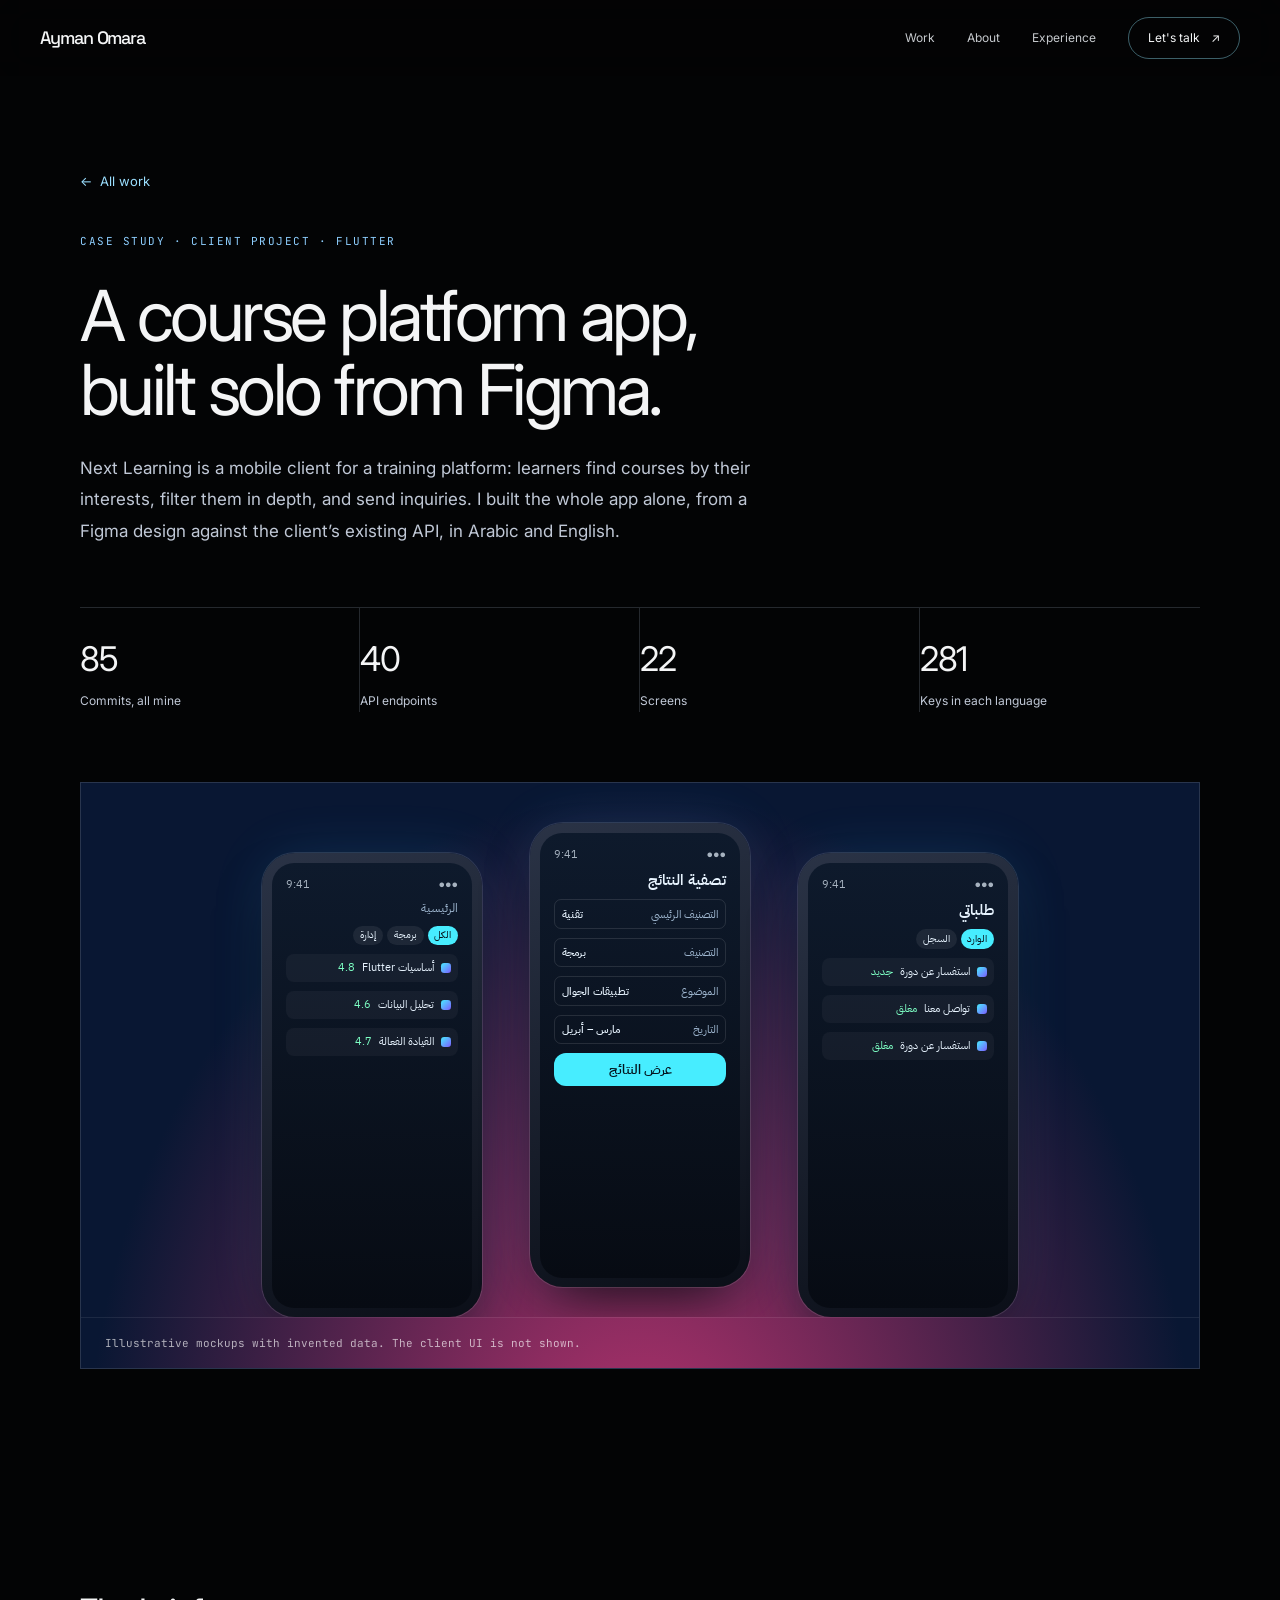
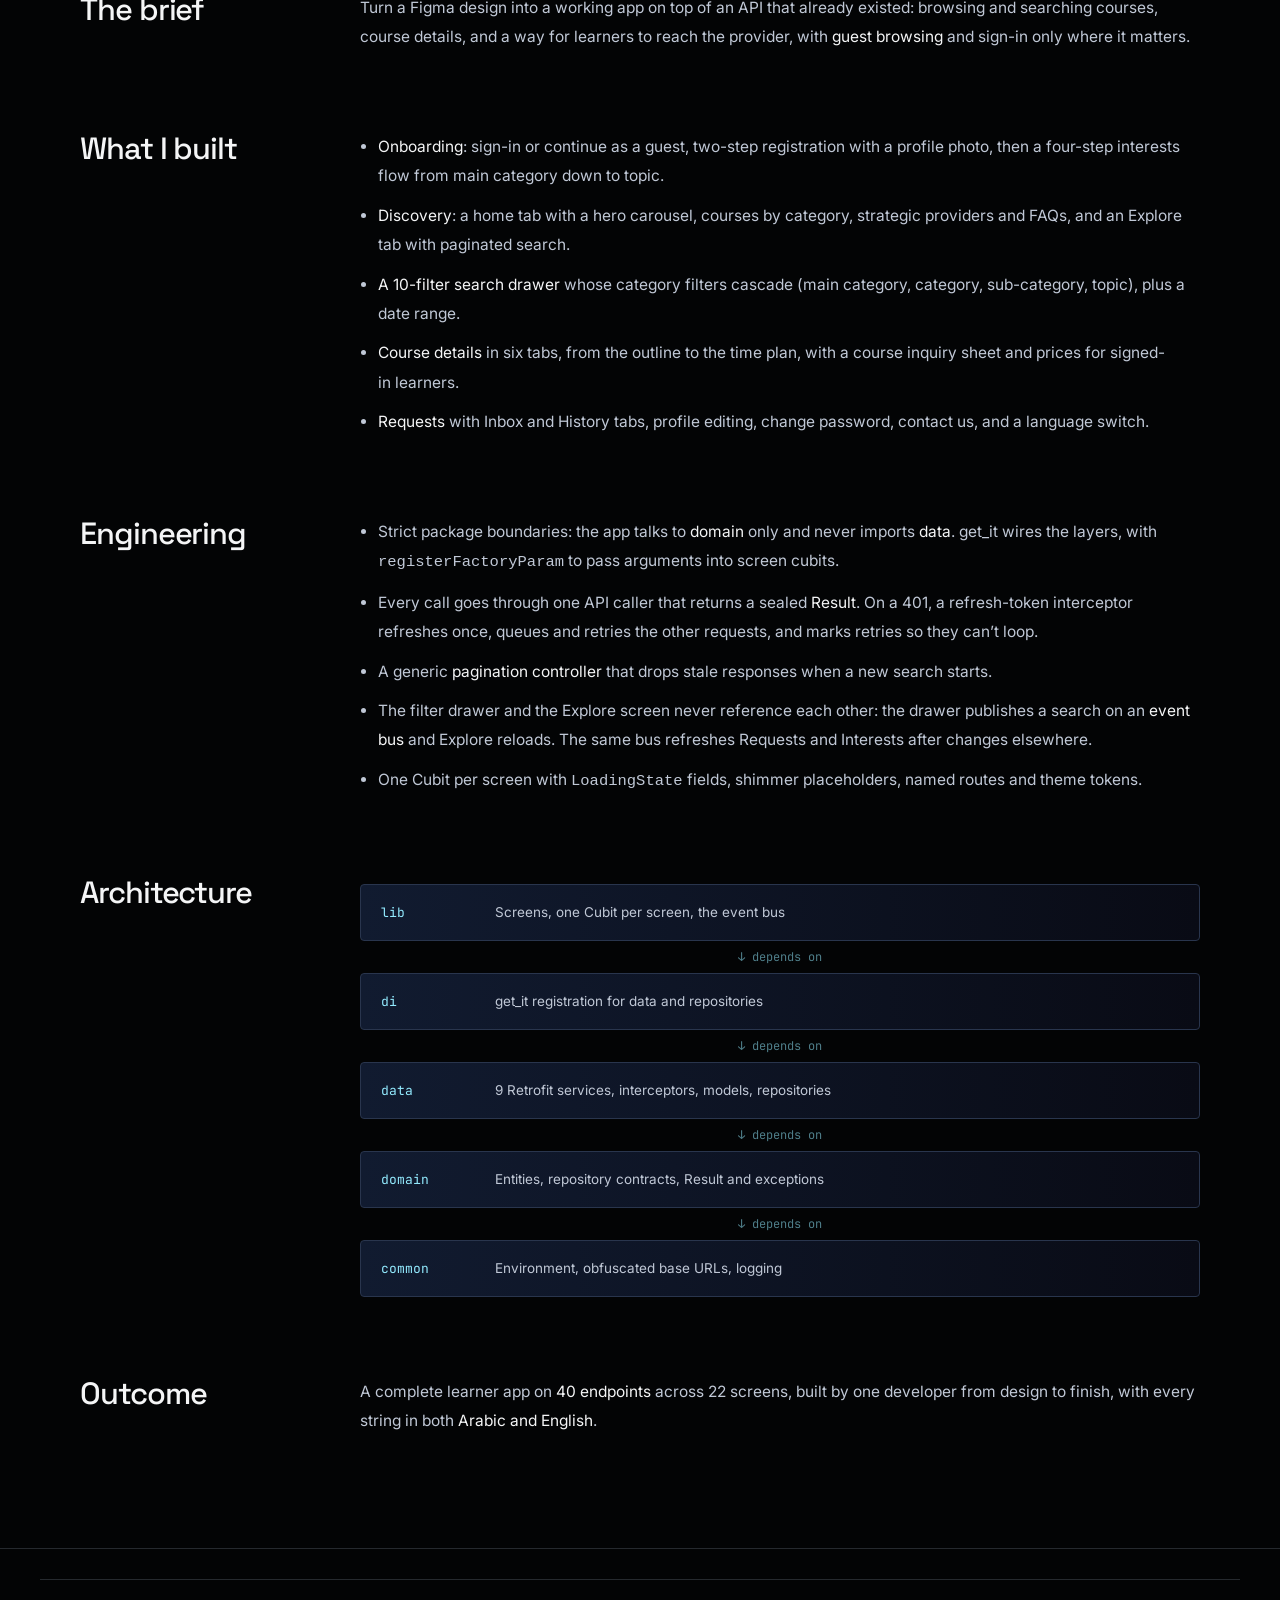
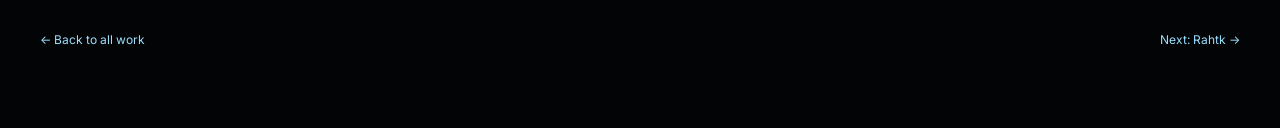
<file: work/next-learning.html>
<!doctype html>
<html lang="en">
<head>
<meta charset="utf-8">
<meta name="viewport" content="width=device-width, initial-scale=1">
<title>Next Learning — Ayman Omara</title>
<meta name="description" content="Next Learning, a Flutter client for a course platform built solo for a client: strict package boundaries, token refresh, generic pagination and a 10-filter search drawer.">
<meta property="og:title" content="Next Learning — case study by Ayman Omara">
<meta property="og:description" content="Next Learning, a Flutter client for a course platform built solo for a client: strict package boundaries, token refresh, generic pagination and a 10-filter search drawer.">
<meta property="og:image" content="https://aymanomara.github.io/assets/social-preview.png">
<meta property="og:type" content="article">
<meta name="twitter:card" content="summary_large_image">
<link rel="canonical" href="https://aymanomara.github.io/work/next-learning.html">
<link rel="icon" type="image/svg+xml" href="../assets/favicon.svg">
<link rel="preconnect" href="https://fonts.googleapis.com">
<link rel="preconnect" href="https://fonts.gstatic.com" crossorigin>
<link href="https://fonts.googleapis.com/css2?family=IBM+Plex+Sans+Arabic:wght@400;500;600&family=Inter:wght@400;500;600;700&family=JetBrains+Mono:wght@400&family=Space+Grotesk:wght@400;500;600&display=swap" rel="stylesheet">
<link rel="stylesheet" href="../styles.css">
</head>
<body>
<a class="skip-link" href="#main">Skip to content</a>
<nav aria-label="Main navigation">
  <div class="wrap">
    <a href="../" class="logo" aria-label="Ayman Omara home">Ayman Omara</a>
    <div class="nav-actions">
      <div class="links" id="links">
        <a href="../#projects">Work</a>
        <a href="../#about">About</a>
        <a href="../#experience">Experience</a>
        <a href="../#contact" class="nav-contact">Let's talk <span>↗</span></a>
      </div>
      <button class="icon-btn menu-btn" id="menu" aria-label="Open navigation" aria-controls="links" aria-expanded="false">☰</button>
    </div>
  </div>
</nav>
<main id="main">
<header class="case-hero">
  <div class="wrap">
    <a class="case-back" href="../#project-nextlearning"><span aria-hidden="true">←</span> All work</a>
    <div class="eyebrow">CASE STUDY · CLIENT PROJECT · FLUTTER</div>
    <h1>A course platform app, built solo from Figma.</h1>
    <p class="lead">Next Learning is a mobile client for a training platform: learners find courses by their interests, filter them in depth, and send inquiries. I built the whole app alone, from a Figma design against the client’s existing API, in Arabic and English.</p>
    <div class="case-facts"><div><b>85</b><span>Commits, all mine</span></div><div><b>40</b><span>API endpoints</span></div><div><b>22</b><span>Screens</span></div><div><b>281</b><span>Keys in each language</span></div></div>
  </div>
</header>
<section style="padding-top:0">
  <div class="wrap">
    <figure class="case-screens-wrap" style="margin:0;--glow:#b8336f"><div class="case-screens" aria-hidden="true"><div class="phone" dir="rtl" lang="ar"><div class="phone-screen"><div class="ph-status"><span>9:41</span><span>●●●</span></div><div class="ph-greet">الرئيسية</div><div class="ph-chips"><span class="on">الكل</span><span>برمجة</span><span>إدارة</span></div><div class="ph-row"><i></i>أساسيات Flutter<em>4.8</em></div><div class="ph-row"><i></i>تحليل البيانات<em>4.6</em></div><div class="ph-row"><i></i>القيادة الفعالة<em>4.7</em></div></div></div><div class="phone" dir="rtl" lang="ar"><div class="phone-screen"><div class="ph-status"><span>9:41</span><span>●●●</span></div><div class="ph-title">تصفية النتائج</div><div class="ph-field">التصنيف الرئيسي<b>تقنية</b></div><div class="ph-field">التصنيف<b>برمجة</b></div><div class="ph-field">الموضوع<b>تطبيقات الجوال</b></div><div class="ph-field">التاريخ<b>مارس – أبريل</b></div><div class="ph-cta">عرض النتائج</div></div></div><div class="phone" dir="rtl" lang="ar"><div class="phone-screen"><div class="ph-status"><span>9:41</span><span>●●●</span></div><div class="ph-title">طلباتي</div><div class="ph-chips"><span class="on">الوارد</span><span>السجل</span></div><div class="ph-row"><i></i>استفسار عن دورة<em>جديد</em></div><div class="ph-row"><i></i>تواصل معنا<em>مغلق</em></div><div class="ph-row"><i></i>استفسار عن دورة<em>مغلق</em></div></div></div></div><figcaption>Illustrative mockups with invented data. The client UI is not shown.</figcaption></figure>
  </div>
</section>
<section>
  <div class="wrap">
    <div class="case-body"><h2>The brief</h2><div><p>Turn a Figma design into a working app on top of an API that already existed: browsing and searching courses, course details, and a way for learners to reach the provider, with <strong>guest browsing</strong> and sign-in only where it matters.</p></div></div>
    <div class="case-body"><h2>What I built</h2><div><ul><li><strong>Onboarding</strong>: sign-in or continue as a guest, two-step registration with a profile photo, then a four-step interests flow from main category down to topic.</li><li><strong>Discovery</strong>: a home tab with a hero carousel, courses by category, strategic providers and FAQs, and an Explore tab with paginated search.</li><li><strong>A 10-filter search drawer</strong> whose category filters cascade (main category, category, sub-category, topic), plus a date range.</li><li><strong>Course details</strong> in six tabs, from the outline to the time plan, with a course inquiry sheet and prices for signed-in learners.</li><li><strong>Requests</strong> with Inbox and History tabs, profile editing, change password, contact us, and a language switch.</li></ul></div></div>
    <div class="case-body"><h2>Engineering</h2><div><ul><li>Strict package boundaries: the app talks to <strong>domain</strong> only and never imports <strong>data</strong>. get_it wires the layers, with <code>registerFactoryParam</code> to pass arguments into screen cubits.</li><li>Every call goes through one API caller that returns a sealed <strong>Result</strong>. On a 401, a refresh-token interceptor refreshes once, queues and retries the other requests, and marks retries so they can’t loop.</li><li>A generic <strong>pagination controller</strong> that drops stale responses when a new search starts.</li><li>The filter drawer and the Explore screen never reference each other: the drawer publishes a search on an <strong>event bus</strong> and Explore reloads. The same bus refreshes Requests and Interests after changes elsewhere.</li><li>One Cubit per screen with <code>LoadingState</code> fields, shimmer placeholders, named routes and theme tokens.</li></ul></div></div>
    <div class="case-body"><h2>Architecture</h2><div><div class="layers"><div class="layer"><code>lib</code><span>Screens, one Cubit per screen, the event bus</span></div><div class="layer-arrow" aria-hidden="true">↓ depends on</div><div class="layer"><code>di</code><span>get_it registration for data and repositories</span></div><div class="layer-arrow" aria-hidden="true">↓ depends on</div><div class="layer"><code>data</code><span>9 Retrofit services, interceptors, models, repositories</span></div><div class="layer-arrow" aria-hidden="true">↓ depends on</div><div class="layer"><code>domain</code><span>Entities, repository contracts, Result and exceptions</span></div><div class="layer-arrow" aria-hidden="true">↓ depends on</div><div class="layer"><code>common</code><span>Environment, obfuscated base URLs, logging</span></div></div></div></div>
    <div class="case-body"><h2>Outcome</h2><div><p>A complete learner app on <strong>40 endpoints</strong> across 22 screens, built by one developer from design to finish, with every string in both <strong>Arabic and English</strong>.</p></div></div>
  </div>
</section>
</main>
<footer>
  <div class="wrap case-next">
    <a href="../#projects"><span aria-hidden="true">←</span> Back to all work</a>
    <a href="rahtk.html">Next: Rahtk <span aria-hidden="true">→</span></a>
  </div>
</footer>
<script src="../script.js" defer></script>
</body>
</html>
</file>
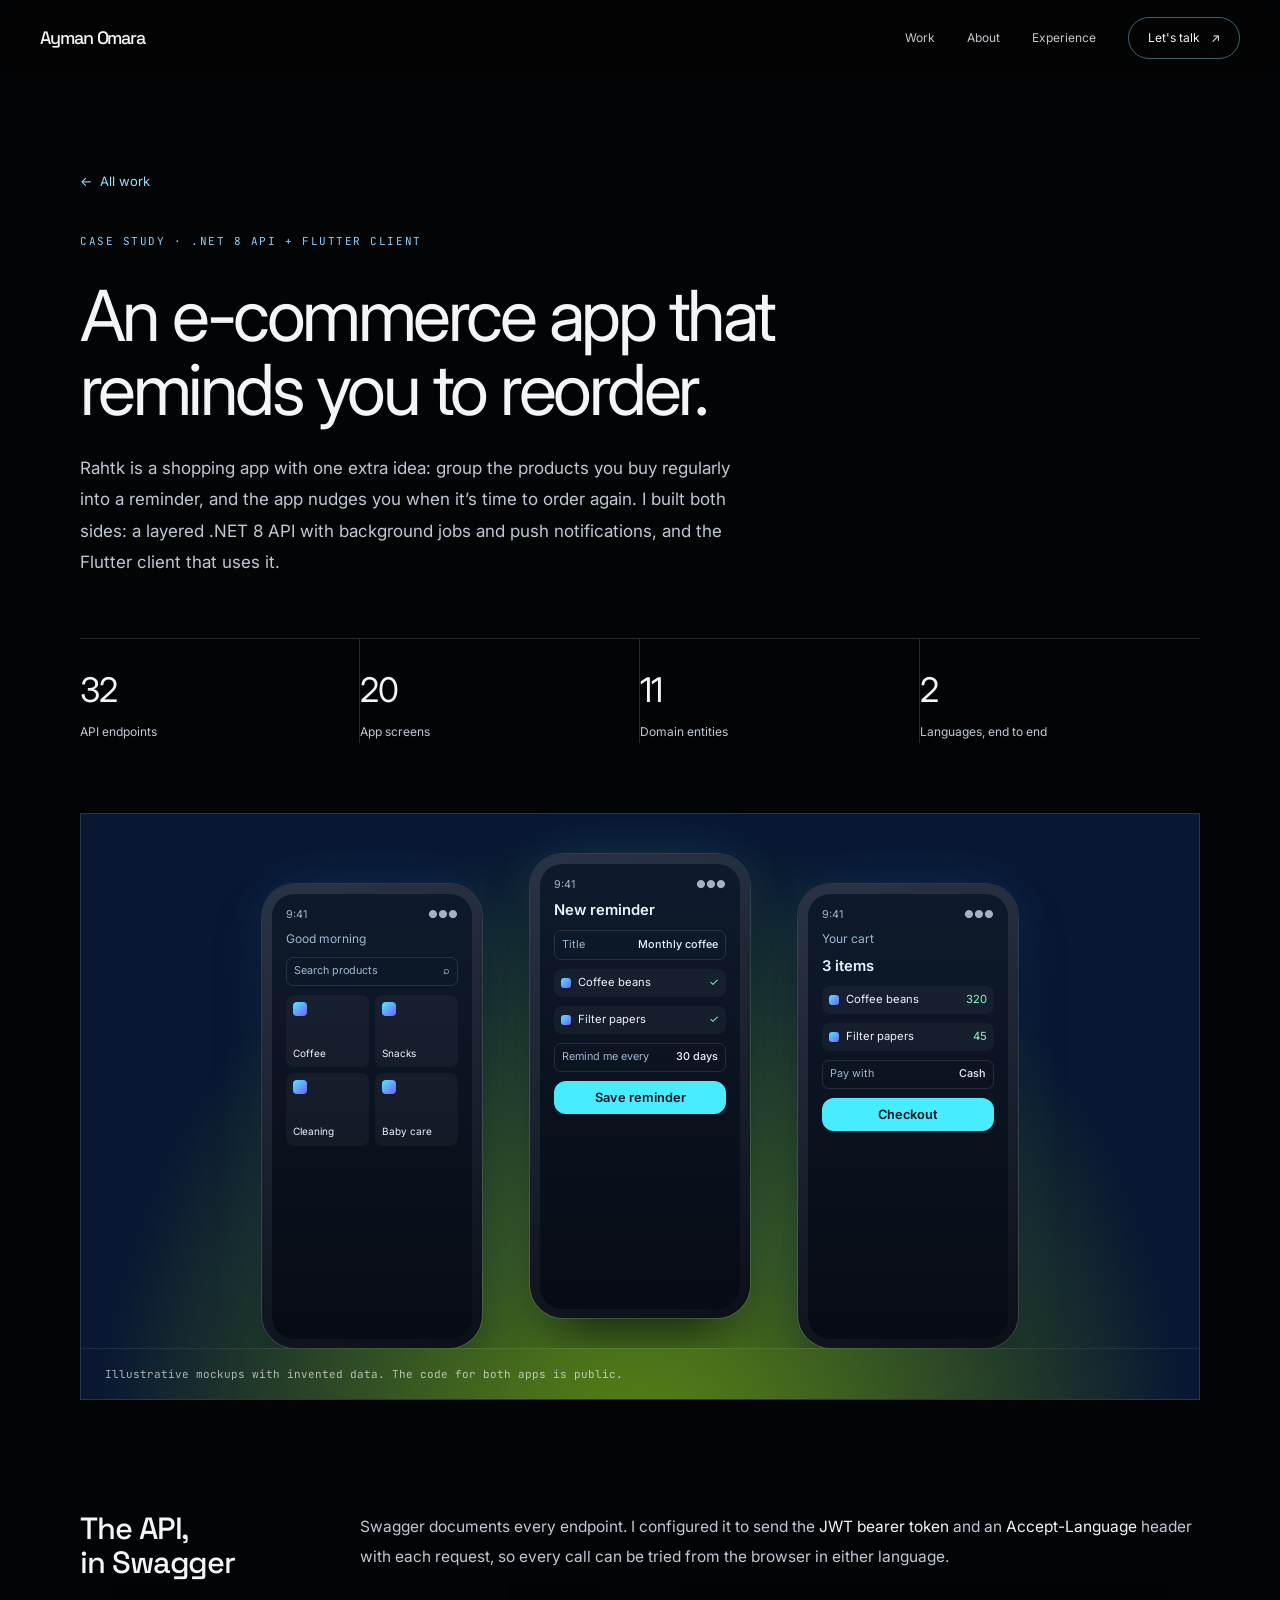
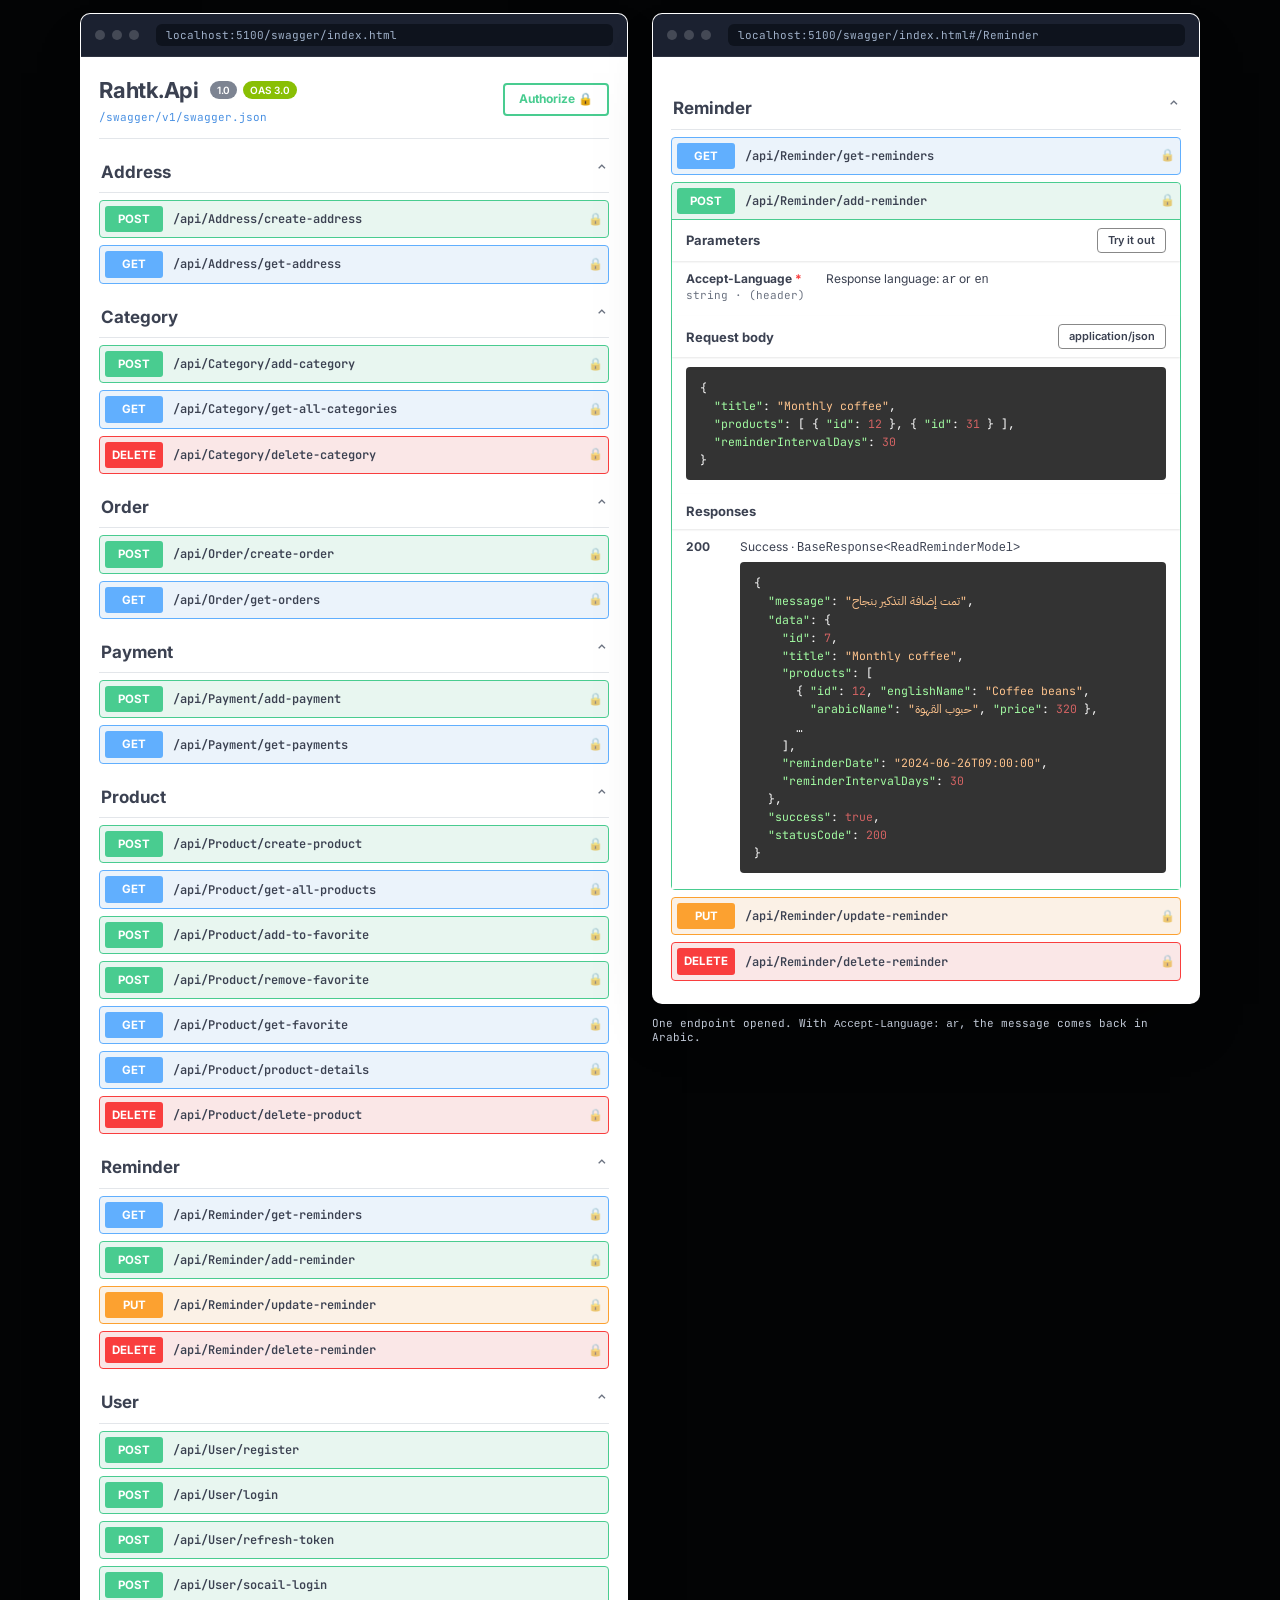
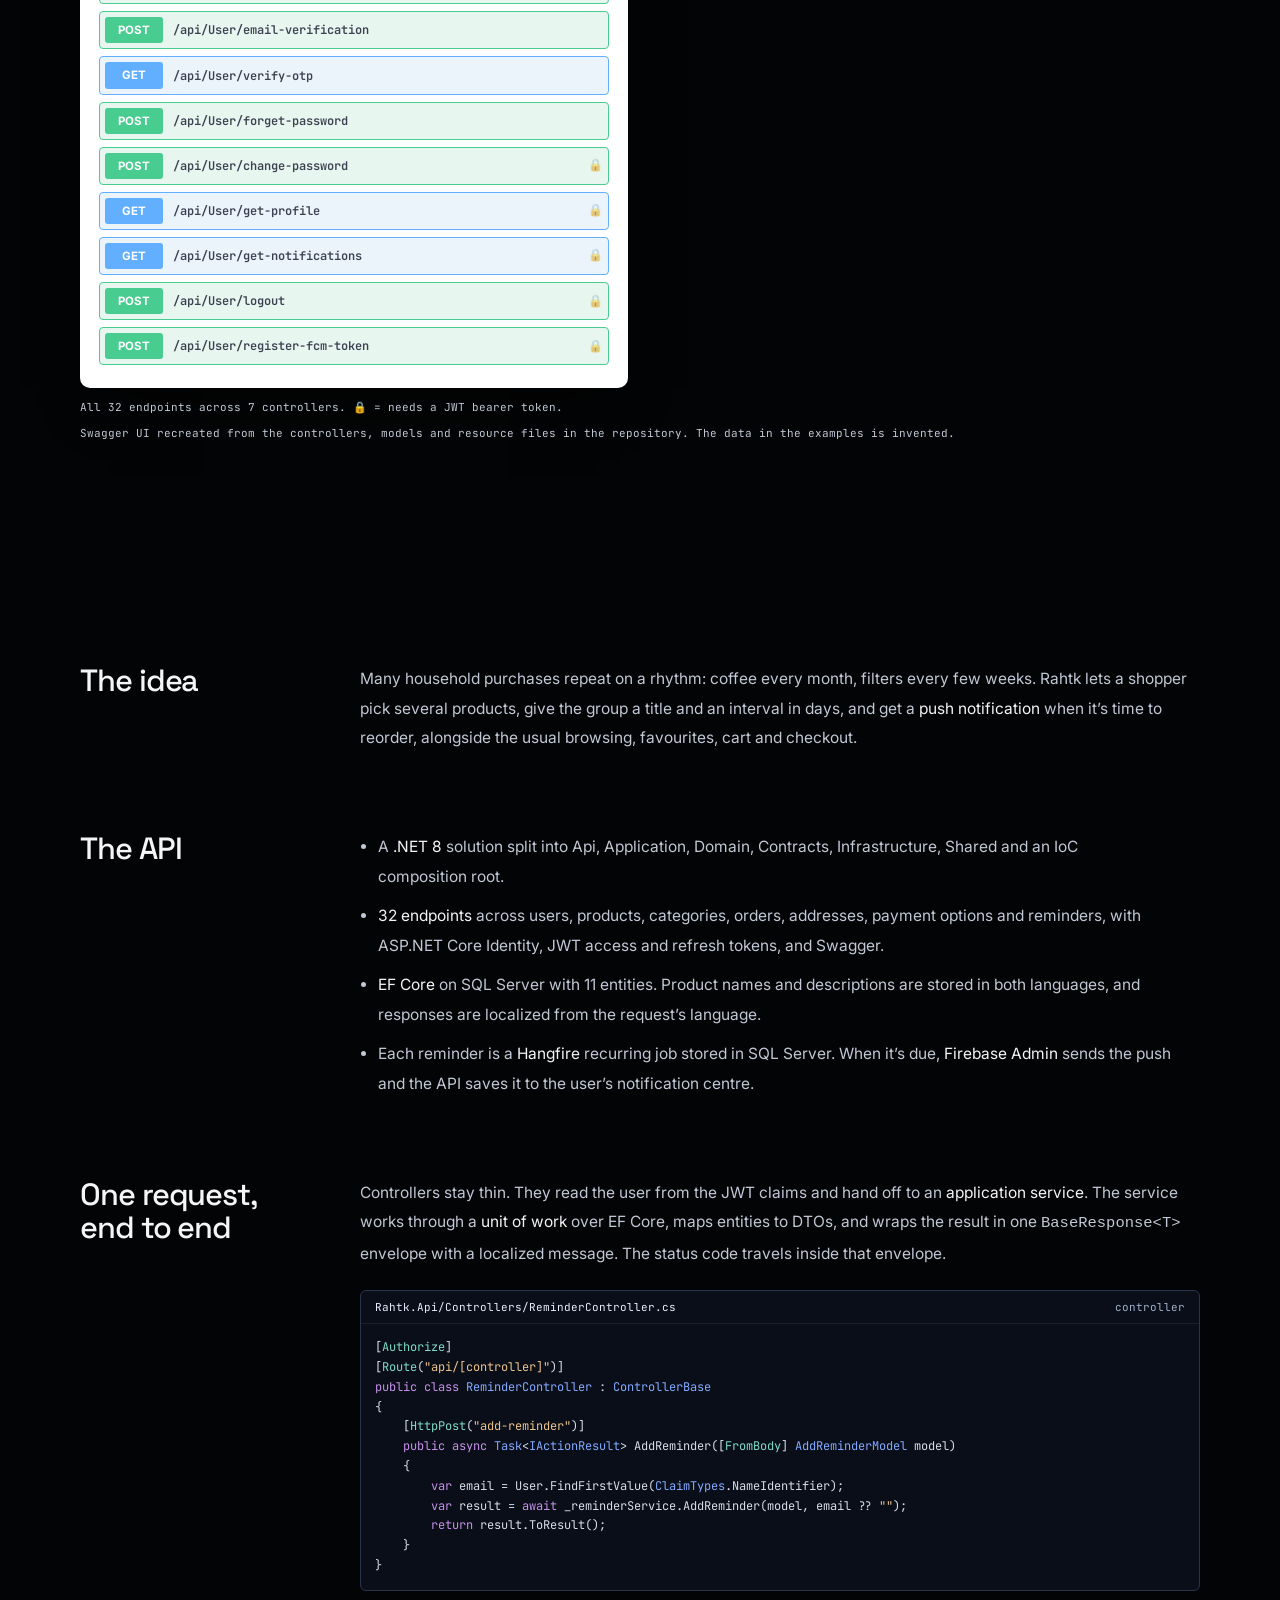
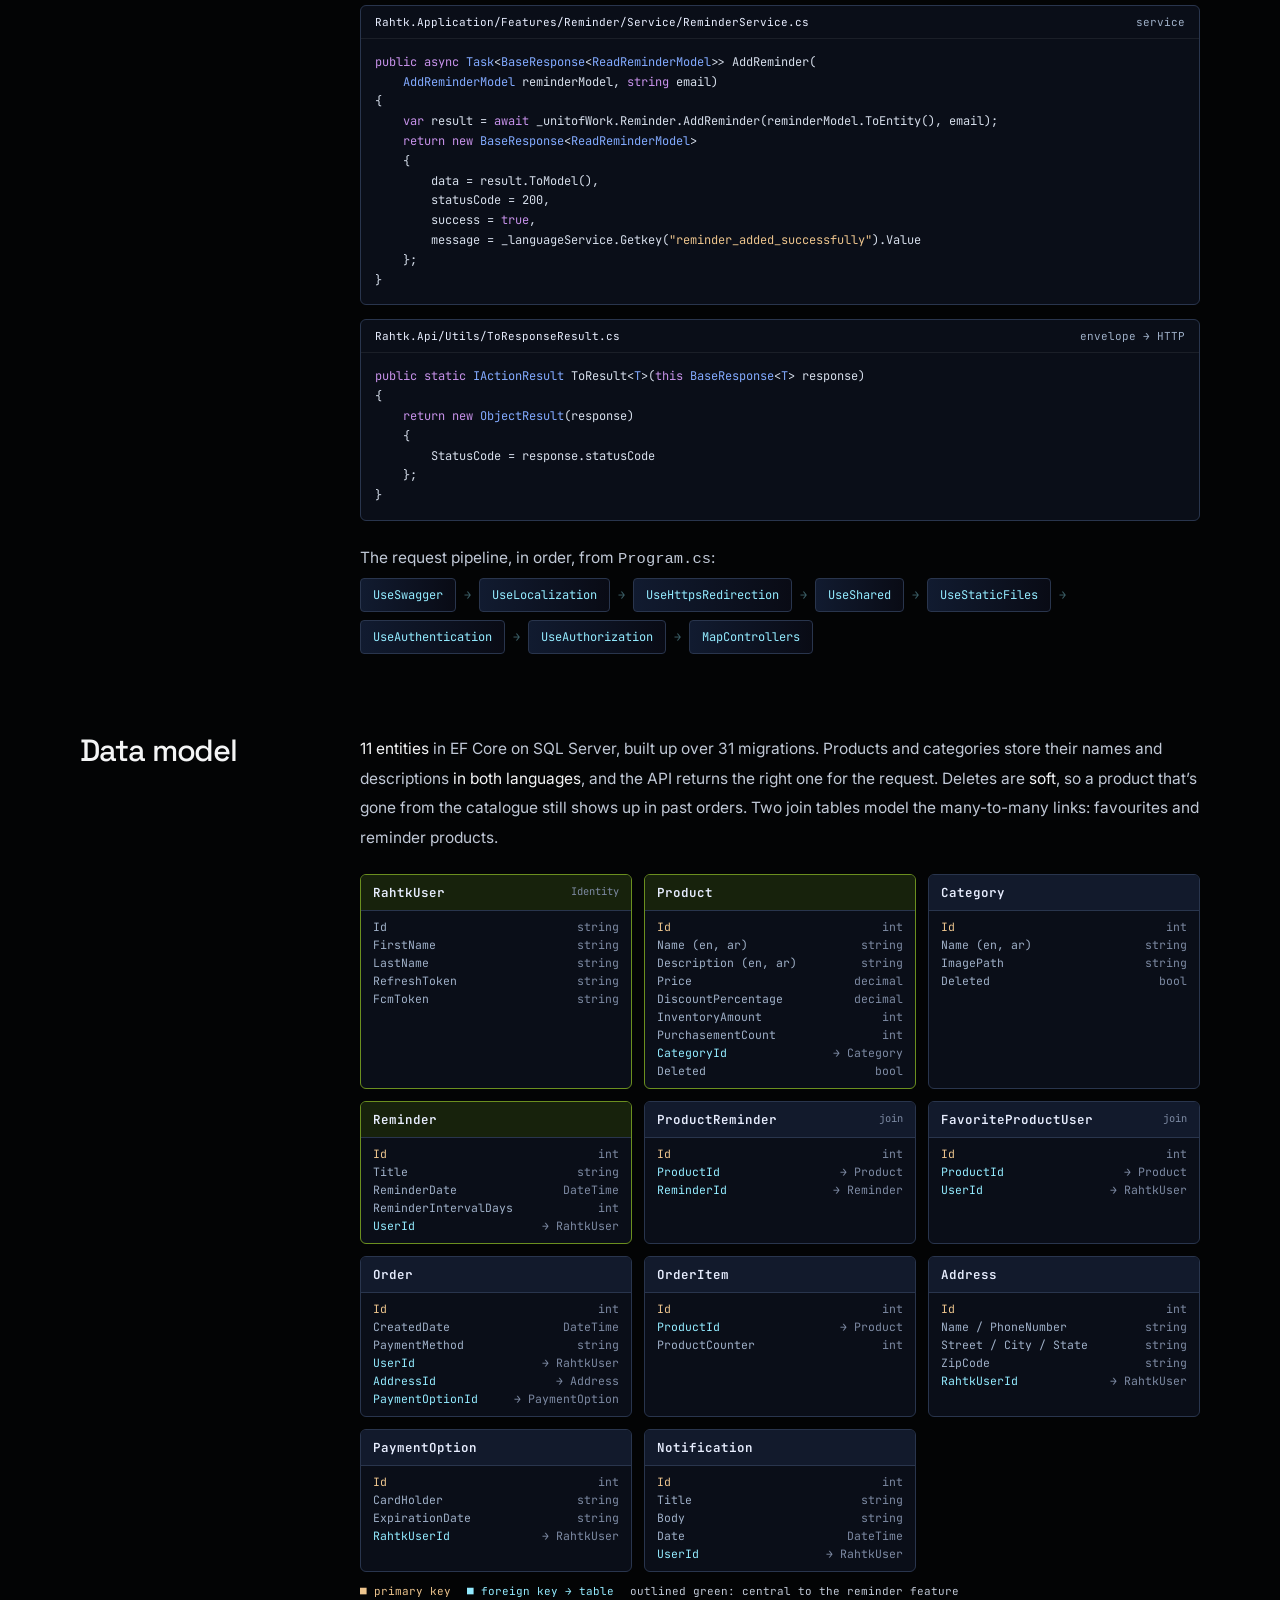
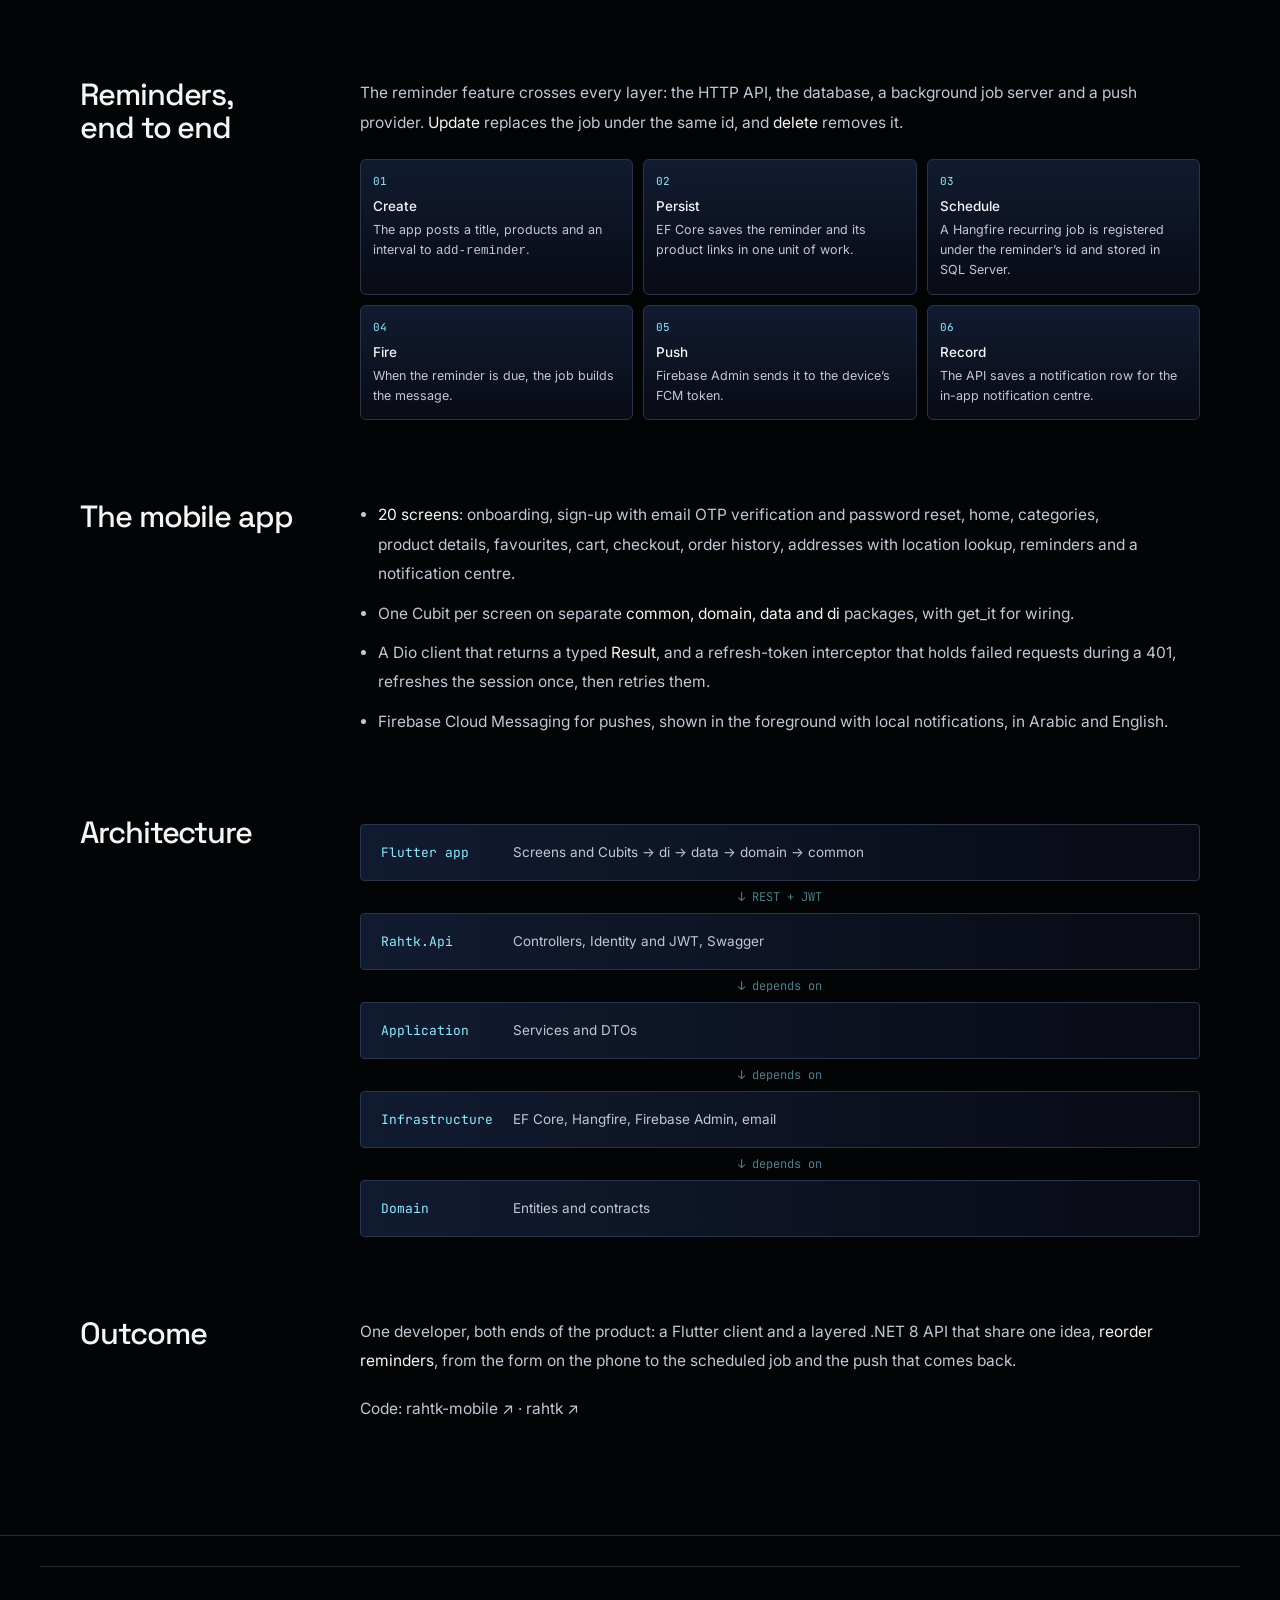
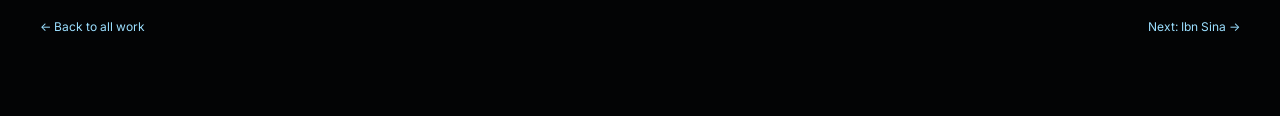
<file: work/rahtk.html>
<!doctype html>
<html lang="en">
<head>
<meta charset="utf-8">
<meta name="viewport" content="width=device-width, initial-scale=1">
<title>Rahtk — Ayman Omara</title>
<meta name="description" content="Rahtk, a full-stack e-commerce product: a Flutter client and a .NET 8 API with recurring reorder reminders on Hangfire and push notifications through Firebase.">
<meta property="og:title" content="Rahtk — case study by Ayman Omara">
<meta property="og:description" content="Rahtk, a full-stack e-commerce product: a Flutter client and a .NET 8 API with recurring reorder reminders on Hangfire and push notifications through Firebase.">
<meta property="og:image" content="https://aymanomara.github.io/assets/social-preview.png">
<meta property="og:type" content="article">
<meta name="twitter:card" content="summary_large_image">
<link rel="canonical" href="https://aymanomara.github.io/work/rahtk.html">
<link rel="icon" type="image/svg+xml" href="../assets/favicon.svg">
<link rel="preconnect" href="https://fonts.googleapis.com">
<link rel="preconnect" href="https://fonts.gstatic.com" crossorigin>
<link href="https://fonts.googleapis.com/css2?family=IBM+Plex+Sans+Arabic:wght@400;500;600&family=Inter:wght@400;500;600;700&family=JetBrains+Mono:wght@400&family=Space+Grotesk:wght@400;500;600&display=swap" rel="stylesheet">
<link rel="stylesheet" href="../styles.css">
</head>
<body>
<a class="skip-link" href="#main">Skip to content</a>
<nav aria-label="Main navigation">
  <div class="wrap">
    <a href="../" class="logo" aria-label="Ayman Omara home">Ayman Omara</a>
    <div class="nav-actions">
      <div class="links" id="links">
        <a href="../#projects">Work</a>
        <a href="../#about">About</a>
        <a href="../#experience">Experience</a>
        <a href="../#contact" class="nav-contact">Let's talk <span>↗</span></a>
      </div>
      <button class="icon-btn menu-btn" id="menu" aria-label="Open navigation" aria-controls="links" aria-expanded="false">☰</button>
    </div>
  </div>
</nav>
<main id="main">
<header class="case-hero">
  <div class="wrap">
    <a class="case-back" href="../#project-rahtk"><span aria-hidden="true">←</span> All work</a>
    <div class="eyebrow">CASE STUDY · .NET 8 API + FLUTTER CLIENT</div>
    <h1>An e-commerce app that reminds you to reorder.</h1>
    <p class="lead">Rahtk is a shopping app with one extra idea: group the products you buy regularly into a reminder, and the app nudges you when it’s time to order again. I built both sides: a layered .NET 8 API with background jobs and push notifications, and the Flutter client that uses it.</p>
    <div class="case-facts"><div><b>32</b><span>API endpoints</span></div><div><b>20</b><span>App screens</span></div><div><b>11</b><span>Domain entities</span></div><div><b>2</b><span>Languages, end to end</span></div></div>
  </div>
</header>
<section style="padding-top:0">
  <div class="wrap">
    <figure class="case-screens-wrap" style="margin:0;--glow:#5f8f12"><div class="case-screens" aria-hidden="true"><div class="phone" dir="ltr" lang="en"><div class="phone-screen"><div class="ph-status"><span>9:41</span><span>●●●</span></div><div class="ph-greet">Good morning</div><div class="ph-field">Search products<b>⌕</b></div><div class="ph-grid"><div class="ph-tile"><i></i>Coffee</div><div class="ph-tile"><i></i>Snacks</div><div class="ph-tile"><i></i>Cleaning</div><div class="ph-tile"><i></i>Baby care</div></div></div></div><div class="phone" dir="ltr" lang="en"><div class="phone-screen"><div class="ph-status"><span>9:41</span><span>●●●</span></div><div class="ph-title">New reminder</div><div class="ph-field">Title<b>Monthly coffee</b></div><div class="ph-row"><i></i>Coffee beans<em>✓</em></div><div class="ph-row"><i></i>Filter papers<em>✓</em></div><div class="ph-field">Remind me every<b>30 days</b></div><div class="ph-cta">Save reminder</div></div></div><div class="phone" dir="ltr" lang="en"><div class="phone-screen"><div class="ph-status"><span>9:41</span><span>●●●</span></div><div class="ph-greet">Your cart</div><div class="ph-title">3 items</div><div class="ph-row"><i></i>Coffee beans<em>320</em></div><div class="ph-row"><i></i>Filter papers<em>45</em></div><div class="ph-field">Pay with<b>Cash</b></div><div class="ph-cta">Checkout</div></div></div></div><figcaption>Illustrative mockups with invented data. The code for both apps is public.</figcaption></figure>
  </div>
</section>
<section style="padding-top:0">
  <div class="wrap">
    <div class="case-body" style="margin-bottom:34px"><h2>The API, in Swagger</h2><div><p>Swagger documents every endpoint. I configured it to send the <strong>JWT bearer token</strong> and an <strong>Accept-Language</strong> header with each request, so every call can be tried from the browser in either language.</p></div></div>
    <div class="api-shots"><figure style="margin:0"><div class="browser"><div class="browser-bar" aria-hidden="true"><i></i><i></i><i></i><span>localhost:5100/swagger/index.html</span></div><div class="sw"><div class="sw-head"><div><div class="sw-title">Rahtk.Api <small>1.0</small><small class="oas">OAS 3.0</small></div><span class="sw-sub">/swagger/v1/swagger.json</span></div><div class="sw-auth">Authorize 🔒</div></div><div class="sw-tag">Address</div><div class="op post"><b>POST</b><code>/api/Address/create-address</code><em title="Requires a JWT">🔒</em></div><div class="op get"><b>GET</b><code>/api/Address/get-address</code><em title="Requires a JWT">🔒</em></div><div class="sw-tag">Category</div><div class="op post"><b>POST</b><code>/api/Category/add-category</code><em title="Requires a JWT">🔒</em></div><div class="op get"><b>GET</b><code>/api/Category/get-all-categories</code><em title="Requires a JWT">🔒</em></div><div class="op del"><b>DELETE</b><code>/api/Category/delete-category</code><em title="Requires a JWT">🔒</em></div><div class="sw-tag">Order</div><div class="op post"><b>POST</b><code>/api/Order/create-order</code><em title="Requires a JWT">🔒</em></div><div class="op get"><b>GET</b><code>/api/Order/get-orders</code><em title="Requires a JWT">🔒</em></div><div class="sw-tag">Payment</div><div class="op post"><b>POST</b><code>/api/Payment/add-payment</code><em title="Requires a JWT">🔒</em></div><div class="op get"><b>GET</b><code>/api/Payment/get-payments</code><em title="Requires a JWT">🔒</em></div><div class="sw-tag">Product</div><div class="op post"><b>POST</b><code>/api/Product/create-product</code><em title="Requires a JWT">🔒</em></div><div class="op get"><b>GET</b><code>/api/Product/get-all-products</code><em title="Requires a JWT">🔒</em></div><div class="op post"><b>POST</b><code>/api/Product/add-to-favorite</code><em title="Requires a JWT">🔒</em></div><div class="op post"><b>POST</b><code>/api/Product/remove-favorite</code><em title="Requires a JWT">🔒</em></div><div class="op get"><b>GET</b><code>/api/Product/get-favorite</code><em title="Requires a JWT">🔒</em></div><div class="op get"><b>GET</b><code>/api/Product/product-details</code><em title="Requires a JWT">🔒</em></div><div class="op del"><b>DELETE</b><code>/api/Product/delete-product</code><em title="Requires a JWT">🔒</em></div><div class="sw-tag">Reminder</div><div class="op get"><b>GET</b><code>/api/Reminder/get-reminders</code><em title="Requires a JWT">🔒</em></div><div class="op post"><b>POST</b><code>/api/Reminder/add-reminder</code><em title="Requires a JWT">🔒</em></div><div class="op put"><b>PUT</b><code>/api/Reminder/update-reminder</code><em title="Requires a JWT">🔒</em></div><div class="op del"><b>DELETE</b><code>/api/Reminder/delete-reminder</code><em title="Requires a JWT">🔒</em></div><div class="sw-tag">User</div><div class="op post"><b>POST</b><code>/api/User/register</code></div><div class="op post"><b>POST</b><code>/api/User/login</code></div><div class="op post"><b>POST</b><code>/api/User/refresh-token</code></div><div class="op post"><b>POST</b><code>/api/User/socail-login</code></div><div class="op post"><b>POST</b><code>/api/User/email-verification</code></div><div class="op get"><b>GET</b><code>/api/User/verify-otp</code></div><div class="op post"><b>POST</b><code>/api/User/forget-password</code></div><div class="op post"><b>POST</b><code>/api/User/change-password</code><em title="Requires a JWT">🔒</em></div><div class="op get"><b>GET</b><code>/api/User/get-profile</code><em title="Requires a JWT">🔒</em></div><div class="op get"><b>GET</b><code>/api/User/get-notifications</code><em title="Requires a JWT">🔒</em></div><div class="op post"><b>POST</b><code>/api/User/logout</code><em title="Requires a JWT">🔒</em></div><div class="op post"><b>POST</b><code>/api/User/register-fcm-token</code><em title="Requires a JWT">🔒</em></div></div></div><figcaption>All 32 endpoints across 7 controllers. 🔒 = needs a JWT bearer token.</figcaption></figure><figure style="margin:0"><div class="browser"><div class="browser-bar" aria-hidden="true"><i></i><i></i><i></i><span>localhost:5100/swagger/index.html#/Reminder</span></div><div class="sw"><div class="sw-tag">Reminder</div><div class="op get"><b>GET</b><code>/api/Reminder/get-reminders</code><em title="Requires a JWT">🔒</em></div><div class="op-open"><div class="op post"><b>POST</b><code>/api/Reminder/add-reminder</code><em title="Requires a JWT">🔒</em></div><div class="op-body"><div class="op-sec">Parameters <span>Try it out</span></div><div class="op-param"><div><b>Accept-Language</b><small>string · (header)</small></div><p>Response language: <code>ar</code> or <code>en</code></p></div><div class="op-sec">Request body <span>application/json</span></div><pre>{
  <span class="k">"title"</span>: <span class="s">"Monthly coffee"</span>,
  <span class="k">"products"</span>: [ { <span class="k">"id"</span>: <span class="n">12</span> }, { <span class="k">"id"</span>: <span class="n">31</span> } ],
  <span class="k">"reminderIntervalDays"</span>: <span class="n">30</span>
}</pre><div class="op-sec">Responses</div><div class="op-resp"><b>200</b><div><p>Success · <code>BaseResponse&lt;ReadReminderModel&gt;</code></p><pre>{
  <span class="k">"message"</span>: <span class="s">"<bdi dir="rtl" class="ar">تمت إضافة التذكير بنجاح</bdi>"</span>,
  <span class="k">"data"</span>: {
    <span class="k">"id"</span>: <span class="n">7</span>,
    <span class="k">"title"</span>: <span class="s">"Monthly coffee"</span>,
    <span class="k">"products"</span>: [
      { <span class="k">"id"</span>: <span class="n">12</span>, <span class="k">"englishName"</span>: <span class="s">"Coffee beans"</span>,
        <span class="k">"arabicName"</span>: <span class="s">"<bdi dir="rtl" class="ar">حبوب القهوة</bdi>"</span>, <span class="k">"price"</span>: <span class="n">320</span> },
      …
    ],
    <span class="k">"reminderDate"</span>: <span class="s">"2024-06-26T09:00:00"</span>,
    <span class="k">"reminderIntervalDays"</span>: <span class="n">30</span>
  },
  <span class="k">"success"</span>: <span class="n">true</span>,
  <span class="k">"statusCode"</span>: <span class="n">200</span>
}</pre></div></div></div></div><div class="op put"><b>PUT</b><code>/api/Reminder/update-reminder</code><em title="Requires a JWT">🔒</em></div><div class="op del"><b>DELETE</b><code>/api/Reminder/delete-reminder</code><em title="Requires a JWT">🔒</em></div></div></div><figcaption>One endpoint opened. With <code>Accept-Language: ar</code>, the message comes back in Arabic.</figcaption></figure></div>
    <p class="api-cap">Swagger UI recreated from the controllers, models and resource files in the repository. The data in the examples is invented.</p>
  </div>
</section>
<section>
  <div class="wrap">
    <div class="case-body"><h2>The idea</h2><div><p>Many household purchases repeat on a rhythm: coffee every month, filters every few weeks. Rahtk lets a shopper pick several products, give the group a title and an interval in days, and get a <strong>push notification</strong> when it’s time to reorder, alongside the usual browsing, favourites, cart and checkout.</p></div></div>
    <div class="case-body"><h2>The API</h2><div><ul><li>A <strong>.NET 8</strong> solution split into Api, Application, Domain, Contracts, Infrastructure, Shared and an IoC composition root.</li><li><strong>32 endpoints</strong> across users, products, categories, orders, addresses, payment options and reminders, with ASP.NET Core Identity, JWT access and refresh tokens, and Swagger.</li><li><strong>EF Core</strong> on SQL Server with 11 entities. Product names and descriptions are stored in both languages, and responses are localized from the request’s language.</li><li>Each reminder is a <strong>Hangfire</strong> recurring job stored in SQL Server. When it’s due, <strong>Firebase Admin</strong> sends the push and the API saves it to the user’s notification centre.</li></ul></div></div>
    <div class="case-body"><h2>One request, end to end</h2><div><p>Controllers stay thin. They read the user from the JWT claims and hand off to an <strong>application service</strong>. The service works through a <strong>unit of work</strong> over EF Core, maps entities to DTOs, and wraps the result in one <code>BaseResponse&lt;T&gt;</code> envelope with a localized message. The status code travels inside that envelope.</p>
      <div class="code-stack" style="margin-top:22px"><div class="code-card"><header><b>Rahtk.Api/Controllers/ReminderController.cs</b><span>controller</span></header><pre>[<span class="a">Authorize</span>]
[<span class="a">Route</span>(<span class="s">"api/[controller]"</span>)]
<span class="k">public class</span> <span class="t">ReminderController</span> : <span class="t">ControllerBase</span>
{
    [<span class="a">HttpPost</span>(<span class="s">"add-reminder"</span>)]
    <span class="k">public async</span> <span class="t">Task</span>&lt;<span class="t">IActionResult</span>&gt; AddReminder([<span class="a">FromBody</span>] <span class="t">AddReminderModel</span> model)
    {
        <span class="k">var</span> email = User.FindFirstValue(<span class="t">ClaimTypes</span>.NameIdentifier);
        <span class="k">var</span> result = <span class="k">await</span> _reminderService.AddReminder(model, email ?? <span class="s">""</span>);
        <span class="k">return</span> result.ToResult();
    }
}</pre></div><div class="code-card"><header><b>Rahtk.Application/Features/Reminder/Service/ReminderService.cs</b><span>service</span></header><pre><span class="k">public async</span> <span class="t">Task</span>&lt;<span class="t">BaseResponse</span>&lt;<span class="t">ReadReminderModel</span>&gt;&gt; AddReminder(
    <span class="t">AddReminderModel</span> reminderModel, <span class="k">string</span> email)
{
    <span class="k">var</span> result = <span class="k">await</span> _unitofWork.Reminder.AddReminder(reminderModel.ToEntity(), email);
    <span class="k">return new</span> <span class="t">BaseResponse</span>&lt;<span class="t">ReadReminderModel</span>&gt;
    {
        data = result.ToModel(),
        statusCode = 200,
        success = <span class="k">true</span>,
        message = _languageService.Getkey(<span class="s">"reminder_added_successfully"</span>).Value
    };
}</pre></div><div class="code-card"><header><b>Rahtk.Api/Utils/ToResponseResult.cs</b><span>envelope → HTTP</span></header><pre><span class="k">public static</span> <span class="t">IActionResult</span> ToResult&lt;<span class="t">T</span>&gt;(<span class="k">this</span> <span class="t">BaseResponse</span>&lt;<span class="t">T</span>&gt; response)
{
    <span class="k">return new</span> <span class="t">ObjectResult</span>(response)
    {
        StatusCode = response.statusCode
    };
}</pre></div></div>
      <p style="margin-top:22px">The request pipeline, in order, from <code>Program.cs</code>:</p><div class="pipe"><span>UseSwagger</span> <i>→</i> <span>UseLocalization</span> <i>→</i> <span>UseHttpsRedirection</span> <i>→</i> <span>UseShared</span> <i>→</i> <span>UseStaticFiles</span> <i>→</i> <span>UseAuthentication</span> <i>→</i> <span>UseAuthorization</span> <i>→</i> <span>MapControllers</span></div></div></div>
    <div class="case-body"><h2>Data model</h2><div><p><strong>11 entities</strong> in EF Core on SQL Server, built up over 31 migrations. Products and categories store their names and descriptions <strong>in both languages</strong>, and the API returns the right one for the request. Deletes are <strong>soft</strong>, so a product that’s gone from the catalogue still shows up in past orders. Two join tables model the many-to-many links: favourites and reminder products.</p>
      <div class="erd" style="margin-top:22px"><div class="ent hub"><h3>RahtkUser<small>Identity</small></h3><ul><li class="">Id<u>string</u></li><li class="">FirstName<u>string</u></li><li class="">LastName<u>string</u></li><li class="">RefreshToken<u>string</u></li><li class="">FcmToken<u>string</u></li></ul></div><div class="ent hub"><h3>Product<small></small></h3><ul><li class="pk">Id<u>int</u></li><li class="">Name (en, ar)<u>string</u></li><li class="">Description (en, ar)<u>string</u></li><li class="">Price<u>decimal</u></li><li class="">DiscountPercentage<u>decimal</u></li><li class="">InventoryAmount<u>int</u></li><li class="">PurchasementCount<u>int</u></li><li class="fk">CategoryId<u>→ Category</u></li><li class="">Deleted<u>bool</u></li></ul></div><div class="ent"><h3>Category<small></small></h3><ul><li class="pk">Id<u>int</u></li><li class="">Name (en, ar)<u>string</u></li><li class="">ImagePath<u>string</u></li><li class="">Deleted<u>bool</u></li></ul></div><div class="ent hub"><h3>Reminder<small></small></h3><ul><li class="pk">Id<u>int</u></li><li class="">Title<u>string</u></li><li class="">ReminderDate<u>DateTime</u></li><li class="">ReminderIntervalDays<u>int</u></li><li class="fk">UserId<u>→ RahtkUser</u></li></ul></div><div class="ent"><h3>ProductReminder<small>join</small></h3><ul><li class="pk">Id<u>int</u></li><li class="fk">ProductId<u>→ Product</u></li><li class="fk">ReminderId<u>→ Reminder</u></li></ul></div><div class="ent"><h3>FavoriteProductUser<small>join</small></h3><ul><li class="pk">Id<u>int</u></li><li class="fk">ProductId<u>→ Product</u></li><li class="fk">UserId<u>→ RahtkUser</u></li></ul></div><div class="ent"><h3>Order<small></small></h3><ul><li class="pk">Id<u>int</u></li><li class="">CreatedDate<u>DateTime</u></li><li class="">PaymentMethod<u>string</u></li><li class="fk">UserId<u>→ RahtkUser</u></li><li class="fk">AddressId<u>→ Address</u></li><li class="fk">PaymentOptionId<u>→ PaymentOption</u></li></ul></div><div class="ent"><h3>OrderItem<small></small></h3><ul><li class="pk">Id<u>int</u></li><li class="fk">ProductId<u>→ Product</u></li><li class="">ProductCounter<u>int</u></li></ul></div><div class="ent"><h3>Address<small></small></h3><ul><li class="pk">Id<u>int</u></li><li class="">Name / PhoneNumber<u>string</u></li><li class="">Street / City / State<u>string</u></li><li class="">ZipCode<u>string</u></li><li class="fk">RahtkUserId<u>→ RahtkUser</u></li></ul></div><div class="ent"><h3>PaymentOption<small></small></h3><ul><li class="pk">Id<u>int</u></li><li class="">CardHolder<u>string</u></li><li class="">ExpirationDate<u>string</u></li><li class="fk">RahtkUserId<u>→ RahtkUser</u></li></ul></div><div class="ent"><h3>Notification<small></small></h3><ul><li class="pk">Id<u>int</u></li><li class="">Title<u>string</u></li><li class="">Body<u>string</u></li><li class="">Date<u>DateTime</u></li><li class="fk">UserId<u>→ RahtkUser</u></li></ul></div></div>
      <div class="erd-key"><span class="pk">■ primary key</span><span class="fk">■ foreign key → table</span><span>outlined green: central to the reminder feature</span></div></div></div>
    <div class="case-body"><h2>Reminders, end to end</h2><div><p>The reminder feature crosses every layer: the HTTP API, the database, a background job server and a push provider. <strong>Update</strong> replaces the job under the same id, and <strong>delete</strong> removes it.</p><div style="margin-top:22px"><ol class="flow"><li><b>Create</b><span>The app posts a title, products and an interval to <code>add-reminder</code>.</span></li><li><b>Persist</b><span>EF Core saves the reminder and its product links in one unit of work.</span></li><li><b>Schedule</b><span>A Hangfire recurring job is registered under the reminder’s id and stored in SQL Server.</span></li><li><b>Fire</b><span>When the reminder is due, the job builds the message.</span></li><li><b>Push</b><span>Firebase Admin sends it to the device’s FCM token.</span></li><li><b>Record</b><span>The API saves a notification row for the in-app notification centre.</span></li></ol></div></div></div>
    <div class="case-body"><h2>The mobile app</h2><div><ul><li><strong>20 screens</strong>: onboarding, sign-up with email OTP verification and password reset, home, categories, product details, favourites, cart, checkout, order history, addresses with location lookup, reminders and a notification centre.</li><li>One Cubit per screen on separate <strong>common, domain, data and di</strong> packages, with get_it for wiring.</li><li>A Dio client that returns a typed <strong>Result</strong>, and a refresh-token interceptor that holds failed requests during a 401, refreshes the session once, then retries them.</li><li>Firebase Cloud Messaging for pushes, shown in the foreground with local notifications, in Arabic and English.</li></ul></div></div>
    <div class="case-body"><h2>Architecture</h2><div><div class="layers"><div class="layer"><code>Flutter app</code><span>Screens and Cubits → di → data → domain → common</span></div><div class="layer-arrow" aria-hidden="true">↓ REST + JWT</div><div class="layer"><code>Rahtk.Api</code><span>Controllers, Identity and JWT, Swagger</span></div><div class="layer-arrow" aria-hidden="true">↓ depends on</div><div class="layer"><code>Application</code><span>Services and DTOs</span></div><div class="layer-arrow" aria-hidden="true">↓ depends on</div><div class="layer"><code>Infrastructure</code><span>EF Core, Hangfire, Firebase Admin, email</span></div><div class="layer-arrow" aria-hidden="true">↓ depends on</div><div class="layer"><code>Domain</code><span>Entities and contracts</span></div></div></div></div>
    <div class="case-body"><h2>Outcome</h2><div><p>One developer, both ends of the product: a Flutter client and a layered .NET 8 API that share one idea, <strong>reorder reminders</strong>, from the form on the phone to the scheduled job and the push that comes back.</p><p>Code: <a href="https://github.com/AymanOmara/rahtk-mobile" target="_blank" rel="noopener">rahtk-mobile ↗</a> · <a href="https://github.com/AymanOmara/rahtk" target="_blank" rel="noopener">rahtk ↗</a></p></div></div>
  </div>
</section>
</main>
<footer>
  <div class="wrap case-next">
    <a href="../#projects"><span aria-hidden="true">←</span> Back to all work</a>
    <a href="ibn-sina.html">Next: Ibn Sina <span aria-hidden="true">→</span></a>
  </div>
</footer>
<script src="../script.js" defer></script>
</body>
</html>
</file>
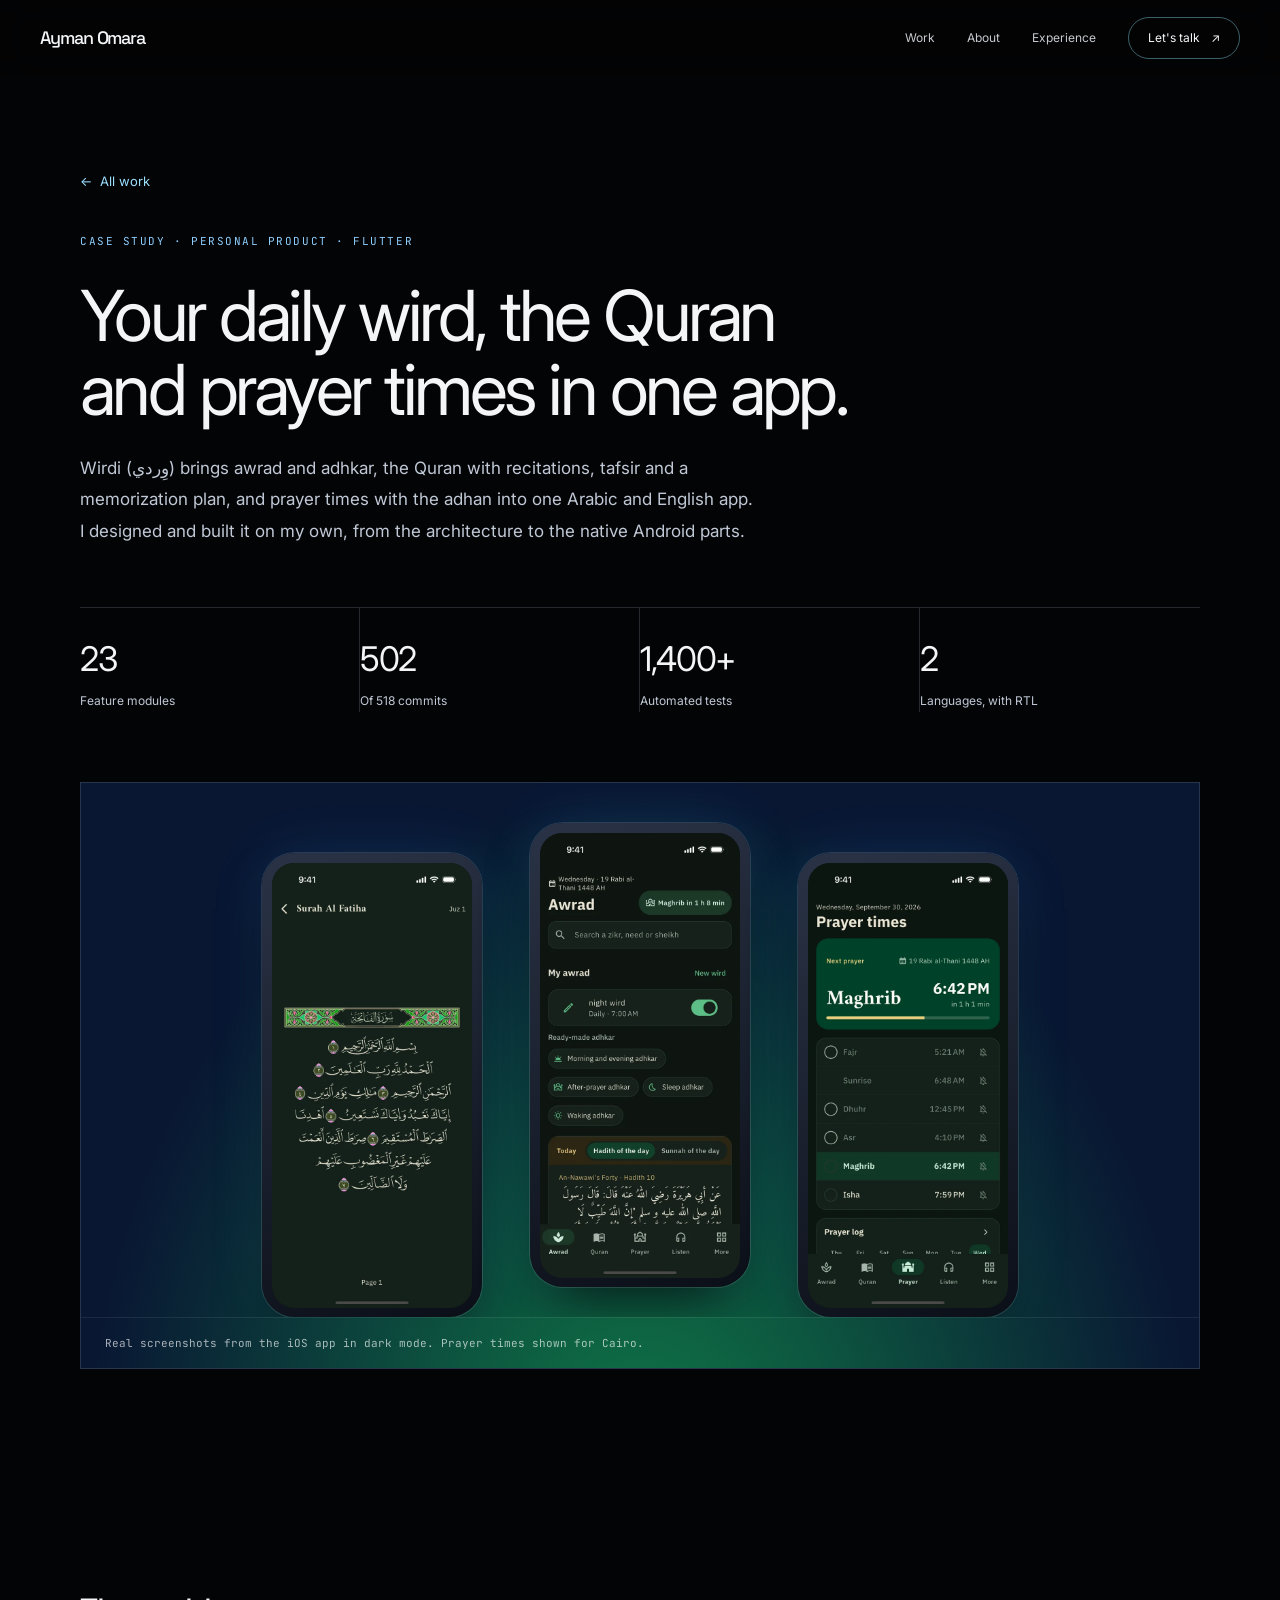
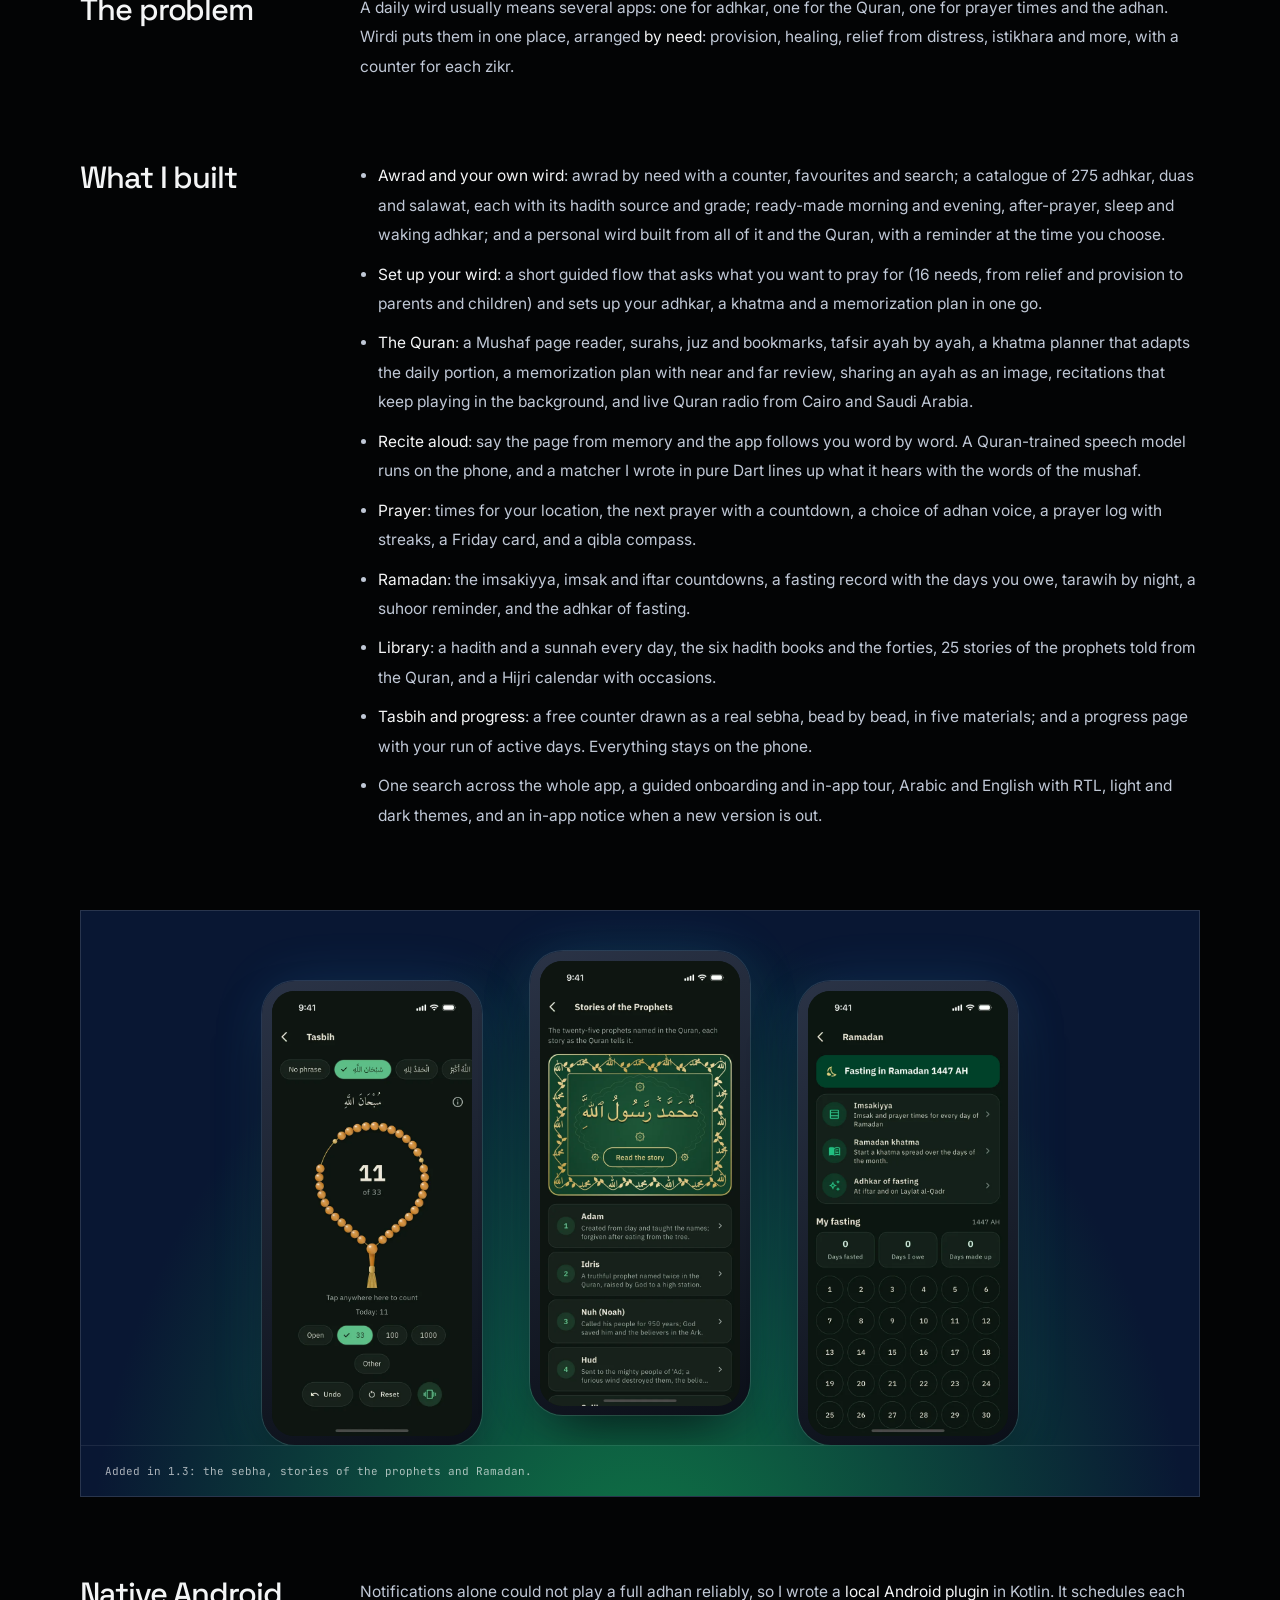
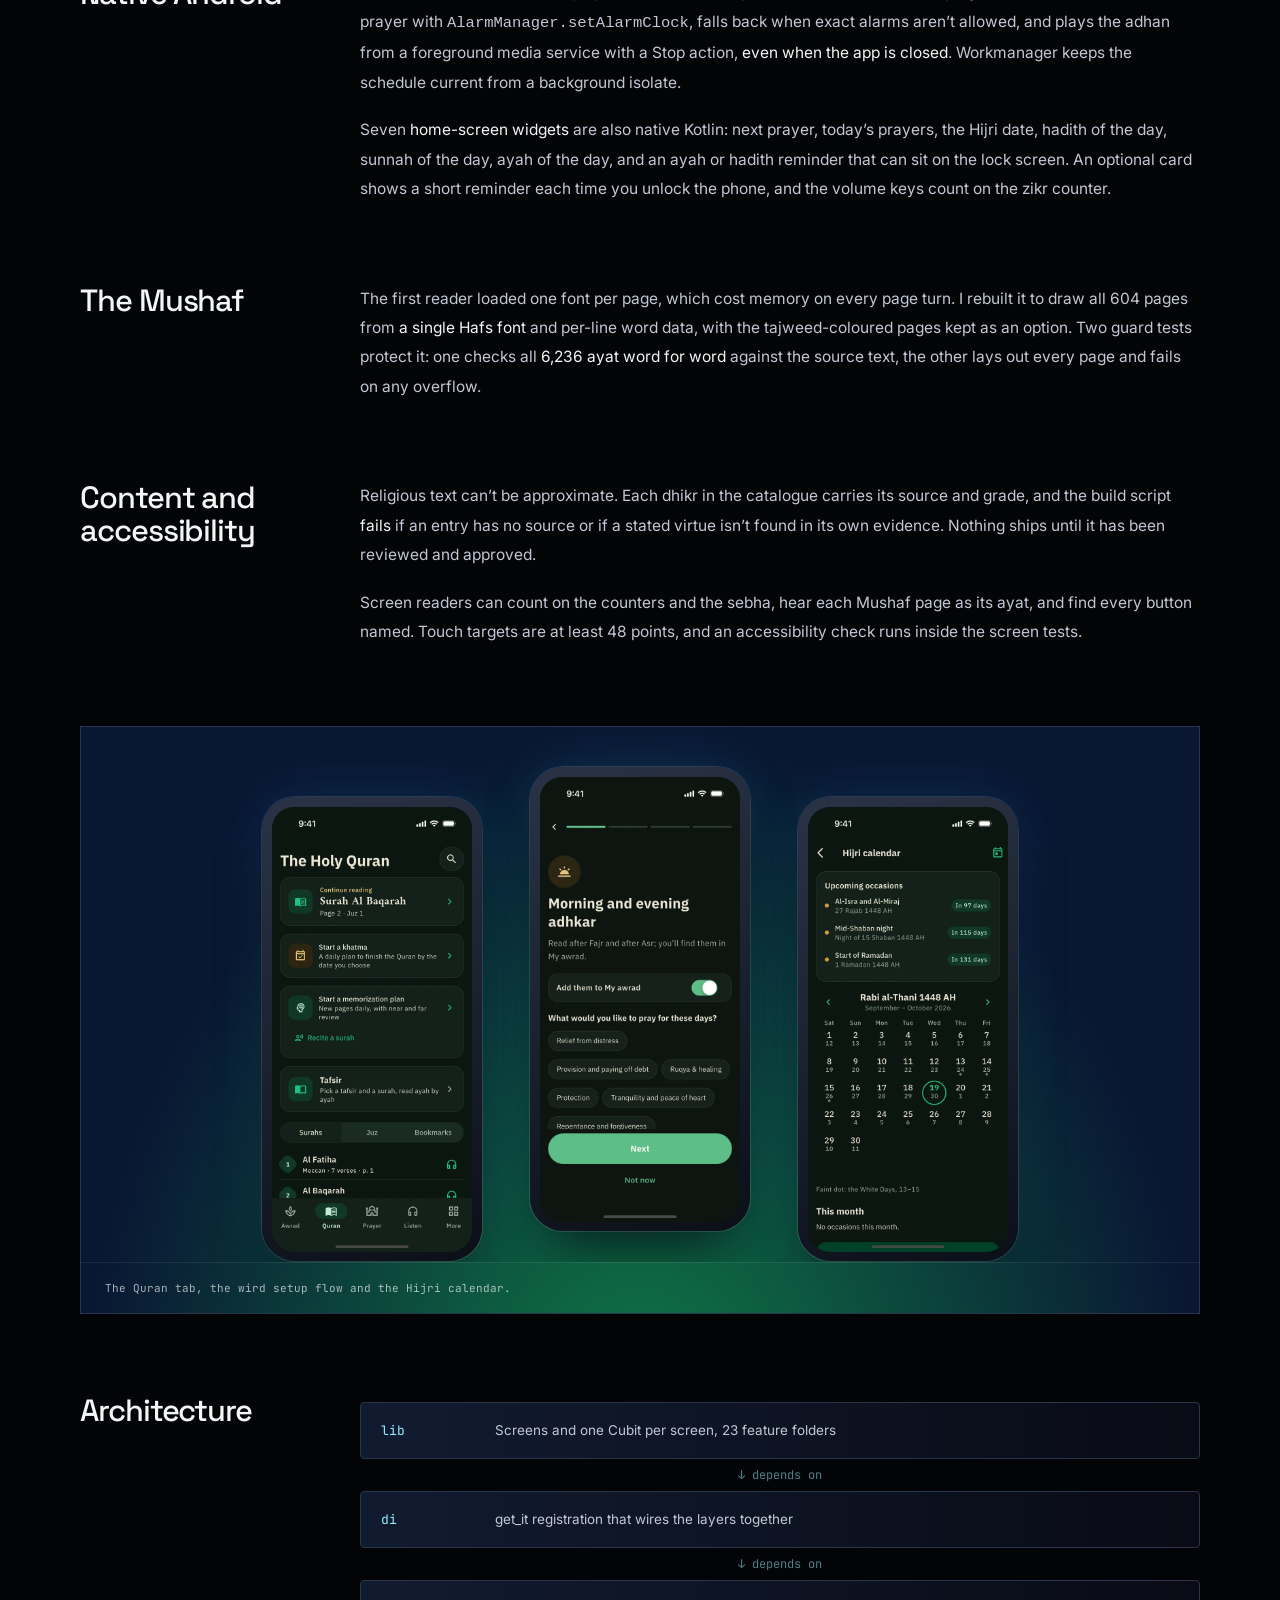
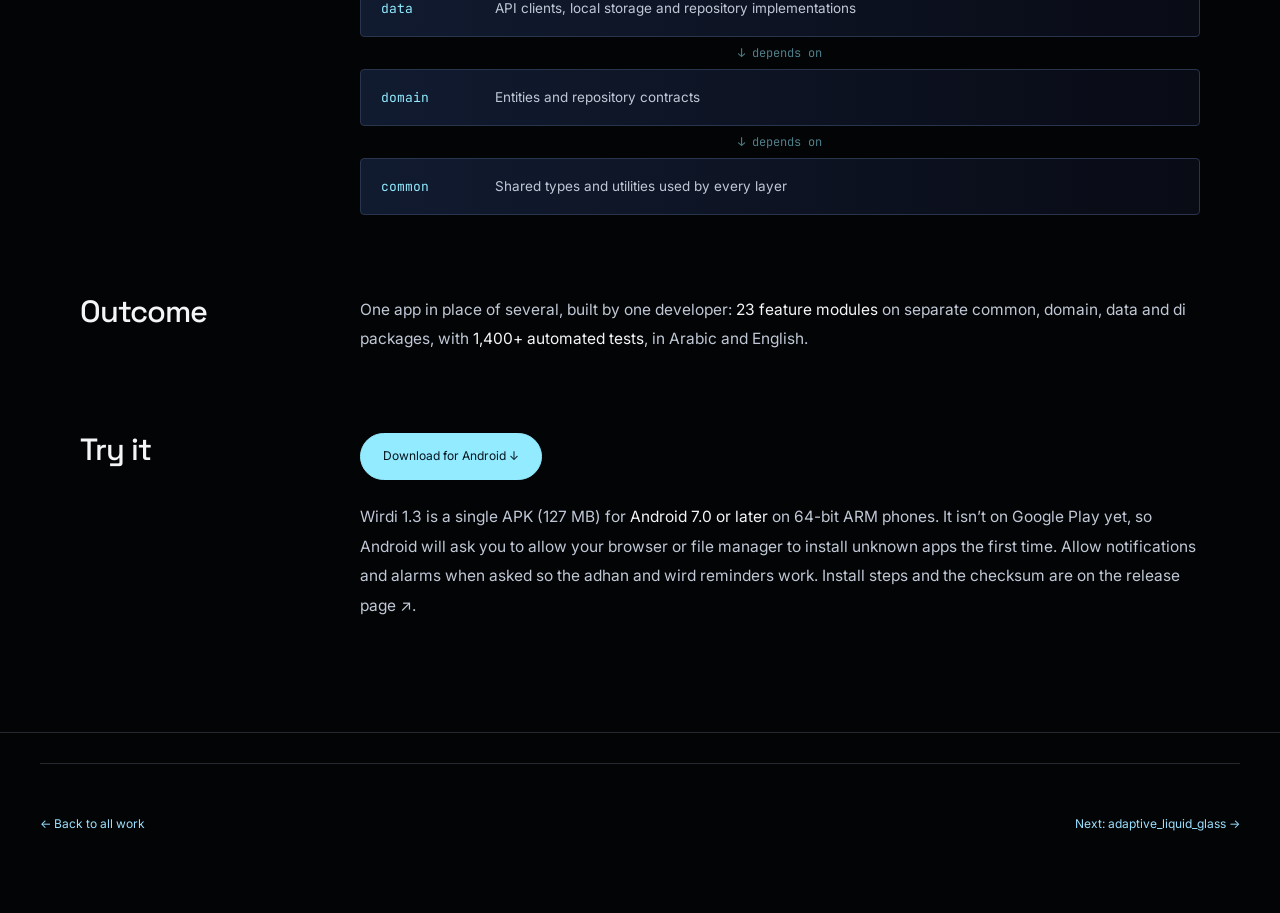
<file: work/wirdi.html>
<!doctype html>
<html lang="en">
<head>
<meta charset="utf-8">
<meta name="viewport" content="width=device-width, initial-scale=1">
<title>Wirdi — Ayman Omara</title>
<meta name="description" content="Wirdi, a Flutter app for the daily wird, the Quran and prayer times: designed and built solo, with a native Android adhan plugin, home-screen widgets and on-device recitation checking.">
<meta property="og:title" content="Wirdi — case study by Ayman Omara">
<meta property="og:description" content="Wirdi, a Flutter app for the daily wird, the Quran and prayer times: designed and built solo, with a native Android adhan plugin, home-screen widgets and on-device recitation checking.">
<meta property="og:image" content="https://aymanomara.github.io/assets/social-preview.png">
<meta property="og:type" content="article">
<meta name="twitter:card" content="summary_large_image">
<link rel="canonical" href="https://aymanomara.github.io/work/wirdi.html">
<link rel="icon" type="image/svg+xml" href="../assets/favicon.svg">
<link rel="preconnect" href="https://fonts.googleapis.com">
<link rel="preconnect" href="https://fonts.gstatic.com" crossorigin>
<link href="https://fonts.googleapis.com/css2?family=IBM+Plex+Sans+Arabic:wght@400;500;600&family=Inter:wght@400;500;600;700&family=JetBrains+Mono:wght@400&family=Space+Grotesk:wght@400;500;600&display=swap" rel="stylesheet">
<link rel="stylesheet" href="../styles.css">
</head>
<body>
<a class="skip-link" href="#main">Skip to content</a>
<nav aria-label="Main navigation">
  <div class="wrap">
    <a href="../" class="logo" aria-label="Ayman Omara home">Ayman Omara</a>
    <div class="nav-actions">
      <div class="links" id="links">
        <a href="../#projects">Work</a>
        <a href="../#about">About</a>
        <a href="../#experience">Experience</a>
        <a href="../#contact" class="nav-contact">Let's talk <span>↗</span></a>
      </div>
      <button class="icon-btn menu-btn" id="menu" aria-label="Open navigation" aria-controls="links" aria-expanded="false">☰</button>
    </div>
  </div>
</nav>
<main id="main">
<header class="case-hero">
  <div class="wrap">
    <a class="case-back" href="../#project-wirdi"><span aria-hidden="true">←</span> All work</a>
    <div class="eyebrow">CASE STUDY · PERSONAL PRODUCT · FLUTTER</div>
    <h1>Your daily wird, the Quran and prayer times in one app.</h1>
    <p class="lead">Wirdi (وِردي) brings awrad and adhkar, the Quran with recitations, tafsir and a memorization plan, and prayer times with the adhan into one Arabic and English app. I designed and built it on my own, from the architecture to the native Android parts.</p>
    <div class="case-facts"><div><b>23</b><span>Feature modules</span></div><div><b>502</b><span>Of 518 commits</span></div><div><b>1,400+</b><span>Automated tests</span></div><div><b>2</b><span>Languages, with RTL</span></div></div>
  </div>
</header>
<section style="padding-top:0">
  <div class="wrap">
    <figure class="case-screens-wrap" style="margin:0;--glow:#0f7a47">
      <div class="case-screens"><div class="phone phone-shot"><div class="phone-screen"><img src="../assets/wirdi/quran.webp?v=1.3" alt="Mushaf page reader showing Surah Al Fatiha" width="600" height="1304" loading="lazy" decoding="async"></div></div><div class="phone phone-shot"><div class="phone-screen"><img src="../assets/wirdi/home.webp?v=1.3" alt="Awrad home screen with search, my awrad, ready-made adhkar and the hadith of the day" width="600" height="1304" loading="lazy" decoding="async"></div></div><div class="phone phone-shot"><div class="phone-screen"><img src="../assets/wirdi/prayer.webp?v=1.3" alt="Prayer times with the next prayer, a countdown and the prayer log" width="600" height="1304" loading="lazy" decoding="async"></div></div></div>
      <figcaption>Real screenshots from the iOS app in dark mode. Prayer times shown for Cairo.</figcaption>
    </figure>
  </div>
</section>
<section>
  <div class="wrap">
    <div class="case-body"><h2>The problem</h2><div><p>A daily wird usually means several apps: one for adhkar, one for the Quran, one for prayer times and the adhan. Wirdi puts them in one place, arranged <strong>by need</strong>: provision, healing, relief from distress, istikhara and more, with a counter for each zikr.</p></div></div>
    <div class="case-body"><h2>What I built</h2><div><ul><li><strong>Awrad and your own wird</strong>: awrad by need with a counter, favourites and search; a catalogue of 275 adhkar, duas and salawat, each with its hadith source and grade; ready-made morning and evening, after-prayer, sleep and waking adhkar; and a personal wird built from all of it and the Quran, with a reminder at the time you choose.</li><li><strong>Set up your wird</strong>: a short guided flow that asks what you want to pray for (16 needs, from relief and provision to parents and children) and sets up your adhkar, a khatma and a memorization plan in one go.</li><li><strong>The Quran</strong>: a Mushaf page reader, surahs, juz and bookmarks, tafsir ayah by ayah, a khatma planner that adapts the daily portion, a memorization plan with near and far review, sharing an ayah as an image, recitations that keep playing in the background, and live Quran radio from Cairo and Saudi Arabia.</li><li><strong>Recite aloud</strong>: say the page from memory and the app follows you word by word. A Quran-trained speech model runs on the phone, and a matcher I wrote in pure Dart lines up what it hears with the words of the mushaf.</li><li><strong>Prayer</strong>: times for your location, the next prayer with a countdown, a choice of adhan voice, a prayer log with streaks, a Friday card, and a qibla compass.</li><li><strong>Ramadan</strong>: the imsakiyya, imsak and iftar countdowns, a fasting record with the days you owe, tarawih by night, a suhoor reminder, and the adhkar of fasting.</li><li><strong>Library</strong>: a hadith and a sunnah every day, the six hadith books and the forties, 25 stories of the prophets told from the Quran, and a Hijri calendar with occasions.</li><li><strong>Tasbih and progress</strong>: a free counter drawn as a real sebha, bead by bead, in five materials; and a progress page with your run of active days. Everything stays on the phone.</li><li>One search across the whole app, a guided onboarding and in-app tour, Arabic and English with RTL, light and dark themes, and an in-app notice when a new version is out.</li></ul></div></div>
    <figure class="case-screens-wrap" style="margin:80px 0;--glow:#0f7a47">
      <div class="case-screens"><div class="phone phone-shot"><div class="phone-screen"><img src="../assets/wirdi/sebha.webp?v=1.3" alt="Tasbih screen: an amber sebha with 11 of 33 beads counted" width="600" height="1304" loading="lazy" decoding="async"></div></div><div class="phone phone-shot"><div class="phone-screen"><img src="../assets/wirdi/prophets.webp?v=1.3" alt="Stories of the Prophets list with a decorated card for the Prophet Muhammad" width="600" height="1304" loading="lazy" decoding="async"></div></div><div class="phone phone-shot"><div class="phone-screen"><img src="../assets/wirdi/ramadan.webp?v=1.3" alt="Ramadan screen with the imsakiyya, a Ramadan khatma and a 30-day fasting record" width="600" height="1304" loading="lazy" decoding="async"></div></div></div>
      <figcaption>Added in 1.3: the sebha, stories of the prophets and Ramadan.</figcaption>
    </figure>
    <div class="case-body"><h2>Native Android</h2><div><p>Notifications alone could not play a full adhan reliably, so I wrote a <strong>local Android plugin</strong> in Kotlin. It schedules each prayer with <code>AlarmManager.setAlarmClock</code>, falls back when exact alarms aren’t allowed, and plays the adhan from a foreground media service with a Stop action, <strong>even when the app is closed</strong>. Workmanager keeps the schedule current from a background isolate.</p><p>Seven <strong>home-screen widgets</strong> are also native Kotlin: next prayer, today’s prayers, the Hijri date, hadith of the day, sunnah of the day, ayah of the day, and an ayah or hadith reminder that can sit on the lock screen. An optional card shows a short reminder each time you unlock the phone, and the volume keys count on the zikr counter.</p></div></div>
    <div class="case-body"><h2>The Mushaf</h2><div><p>The first reader loaded one font per page, which cost memory on every page turn. I rebuilt it to draw all 604 pages from <strong>a single Hafs font</strong> and per-line word data, with the tajweed-coloured pages kept as an option. Two guard tests protect it: one checks all <strong>6,236 ayat word for word</strong> against the source text, the other lays out every page and fails on any overflow.</p></div></div>
    <div class="case-body"><h2>Content and accessibility</h2><div><p>Religious text can’t be approximate. Each dhikr in the catalogue carries its source and grade, and the build script <strong>fails</strong> if an entry has no source or if a stated virtue isn’t found in its own evidence. Nothing ships until it has been reviewed and approved.</p><p>Screen readers can count on the counters and the sebha, hear each Mushaf page as its ayat, and find every button named. Touch targets are at least 48 points, and an accessibility check runs inside the screen tests.</p></div></div>
    <figure class="case-screens-wrap" style="margin:80px 0;--glow:#0f7a47">
      <div class="case-screens"><div class="phone phone-shot"><div class="phone-screen"><img src="../assets/wirdi/quran-tab.webp?v=1.3" alt="Quran tab with continue reading, a khatma plan, a memorization plan with recitation, and tafsir" width="600" height="1304" loading="lazy" decoding="async"></div></div><div class="phone phone-shot"><div class="phone-screen"><img src="../assets/wirdi/setup.webp?v=1.3" alt="Setup flow asking what you would like to pray for, with needs to choose from" width="600" height="1304" loading="lazy" decoding="async"></div></div><div class="phone phone-shot"><div class="phone-screen"><img src="../assets/wirdi/calendar.webp?v=1.3" alt="Hijri calendar with upcoming occasions and the month grid" width="600" height="1304" loading="lazy" decoding="async"></div></div></div>
      <figcaption>The Quran tab, the wird setup flow and the Hijri calendar.</figcaption>
    </figure>
    <div class="case-body"><h2>Architecture</h2><div><div class="layers"><div class="layer"><code>lib</code><span>Screens and one Cubit per screen, 23 feature folders</span></div><div class="layer-arrow" aria-hidden="true">↓ depends on</div><div class="layer"><code>di</code><span>get_it registration that wires the layers together</span></div><div class="layer-arrow" aria-hidden="true">↓ depends on</div><div class="layer"><code>data</code><span>API clients, local storage and repository implementations</span></div><div class="layer-arrow" aria-hidden="true">↓ depends on</div><div class="layer"><code>domain</code><span>Entities and repository contracts</span></div><div class="layer-arrow" aria-hidden="true">↓ depends on</div><div class="layer"><code>common</code><span>Shared types and utilities used by every layer</span></div></div></div></div>
    <div class="case-body"><h2>Outcome</h2><div><p>One app in place of several, built by one developer: <strong>23 feature modules</strong> on separate common, domain, data and di packages, with <strong>1,400+ automated tests</strong>, in Arabic and English.</p></div></div>
    <div class="case-body" id="download"><h2>Try it</h2><div><p style="display:flex;flex-wrap:wrap;gap:12px;margin-bottom:22px"><a class="btn primary" href="https://github.com/AymanOmara/wirdi/releases/latest/download/Wirdi.apk">Download for Android ↓</a></p><p>Wirdi 1.3 is a single APK (127 MB) for <strong>Android 7.0 or later</strong> on 64-bit ARM phones. It isn’t on Google Play yet, so Android will ask you to allow your browser or file manager to install unknown apps the first time. Allow notifications and alarms when asked so the adhan and wird reminders work. Install steps and the checksum are on the <a href="https://github.com/AymanOmara/wirdi/releases/latest" target="_blank" rel="noopener">release page ↗</a>.</p></div></div>
  </div>
</section>
</main>
<footer>
  <div class="wrap case-next">
    <a href="../#projects"><span aria-hidden="true">←</span> Back to all work</a>
    <a href="adaptive-liquid-glass.html">Next: adaptive_liquid_glass <span aria-hidden="true">→</span></a>
  </div>
</footer>
<script src="../script.js" defer></script>
</body>
</html>
</file>
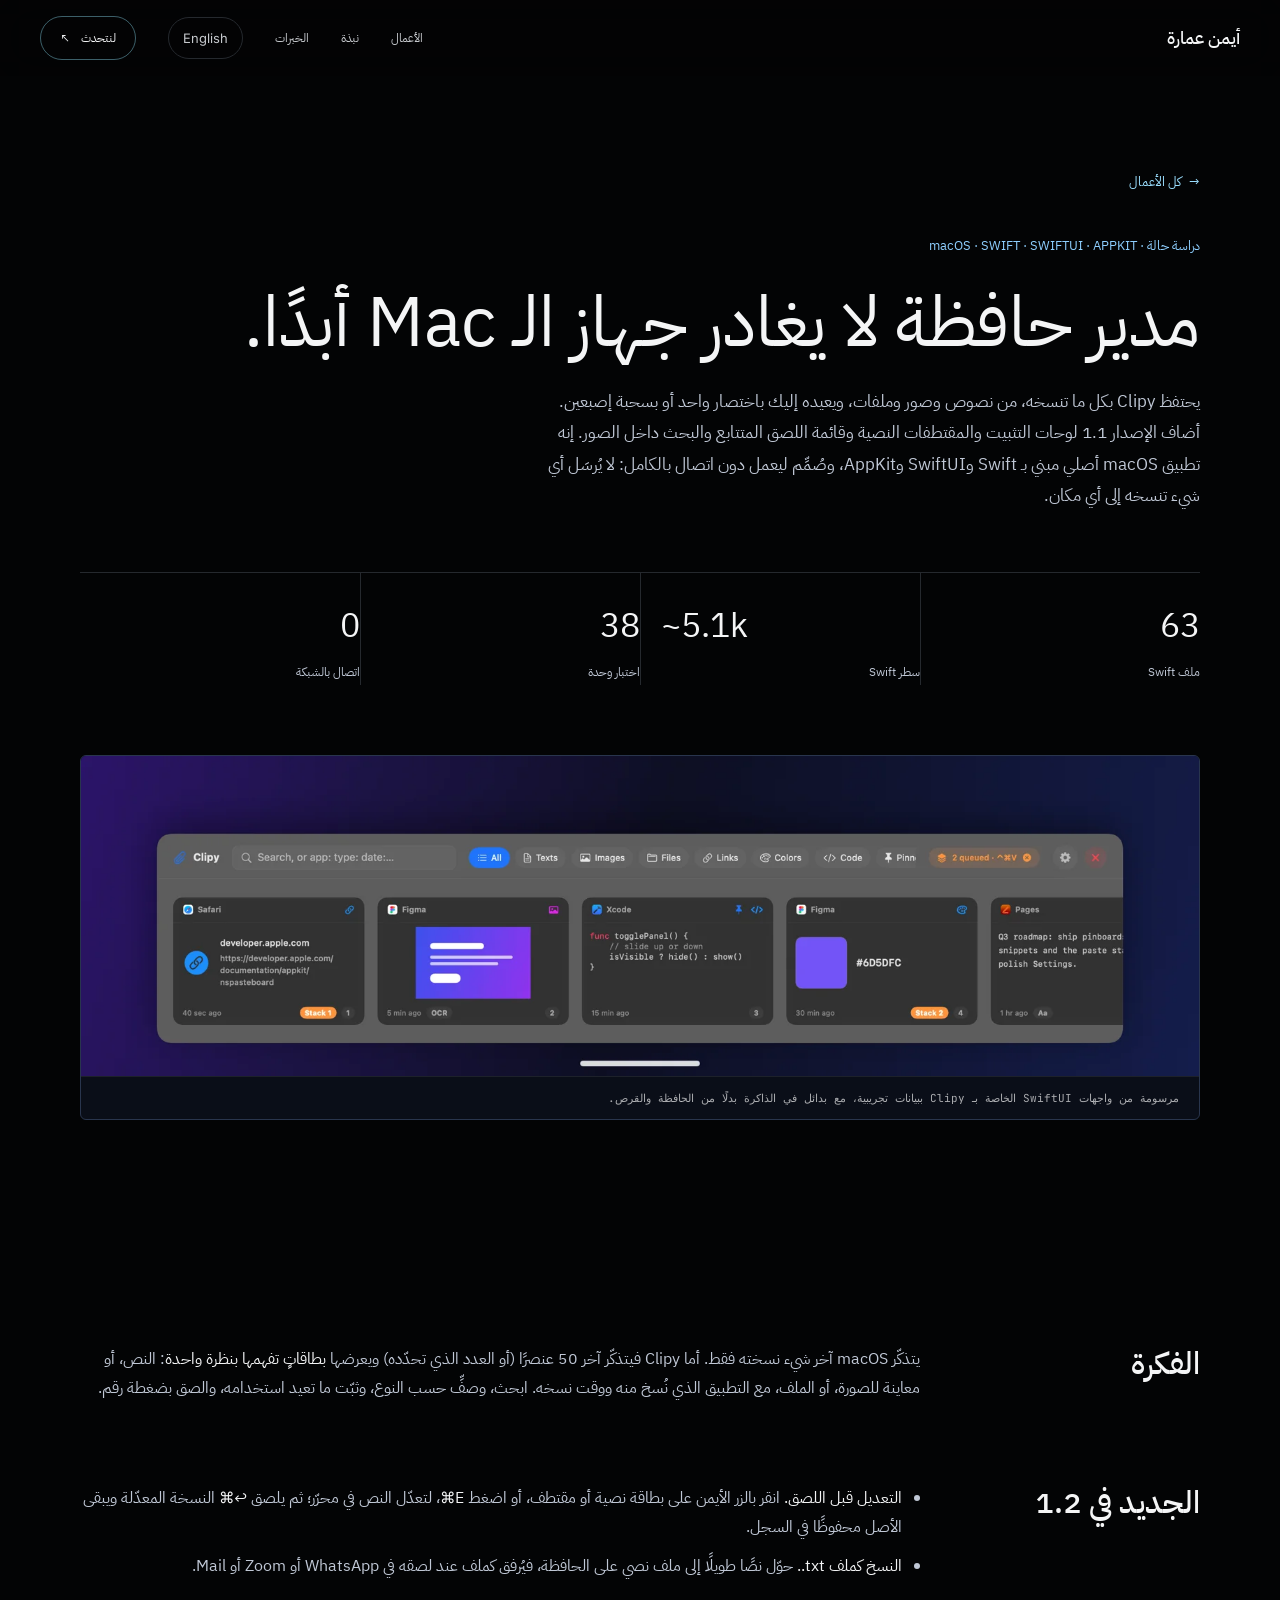
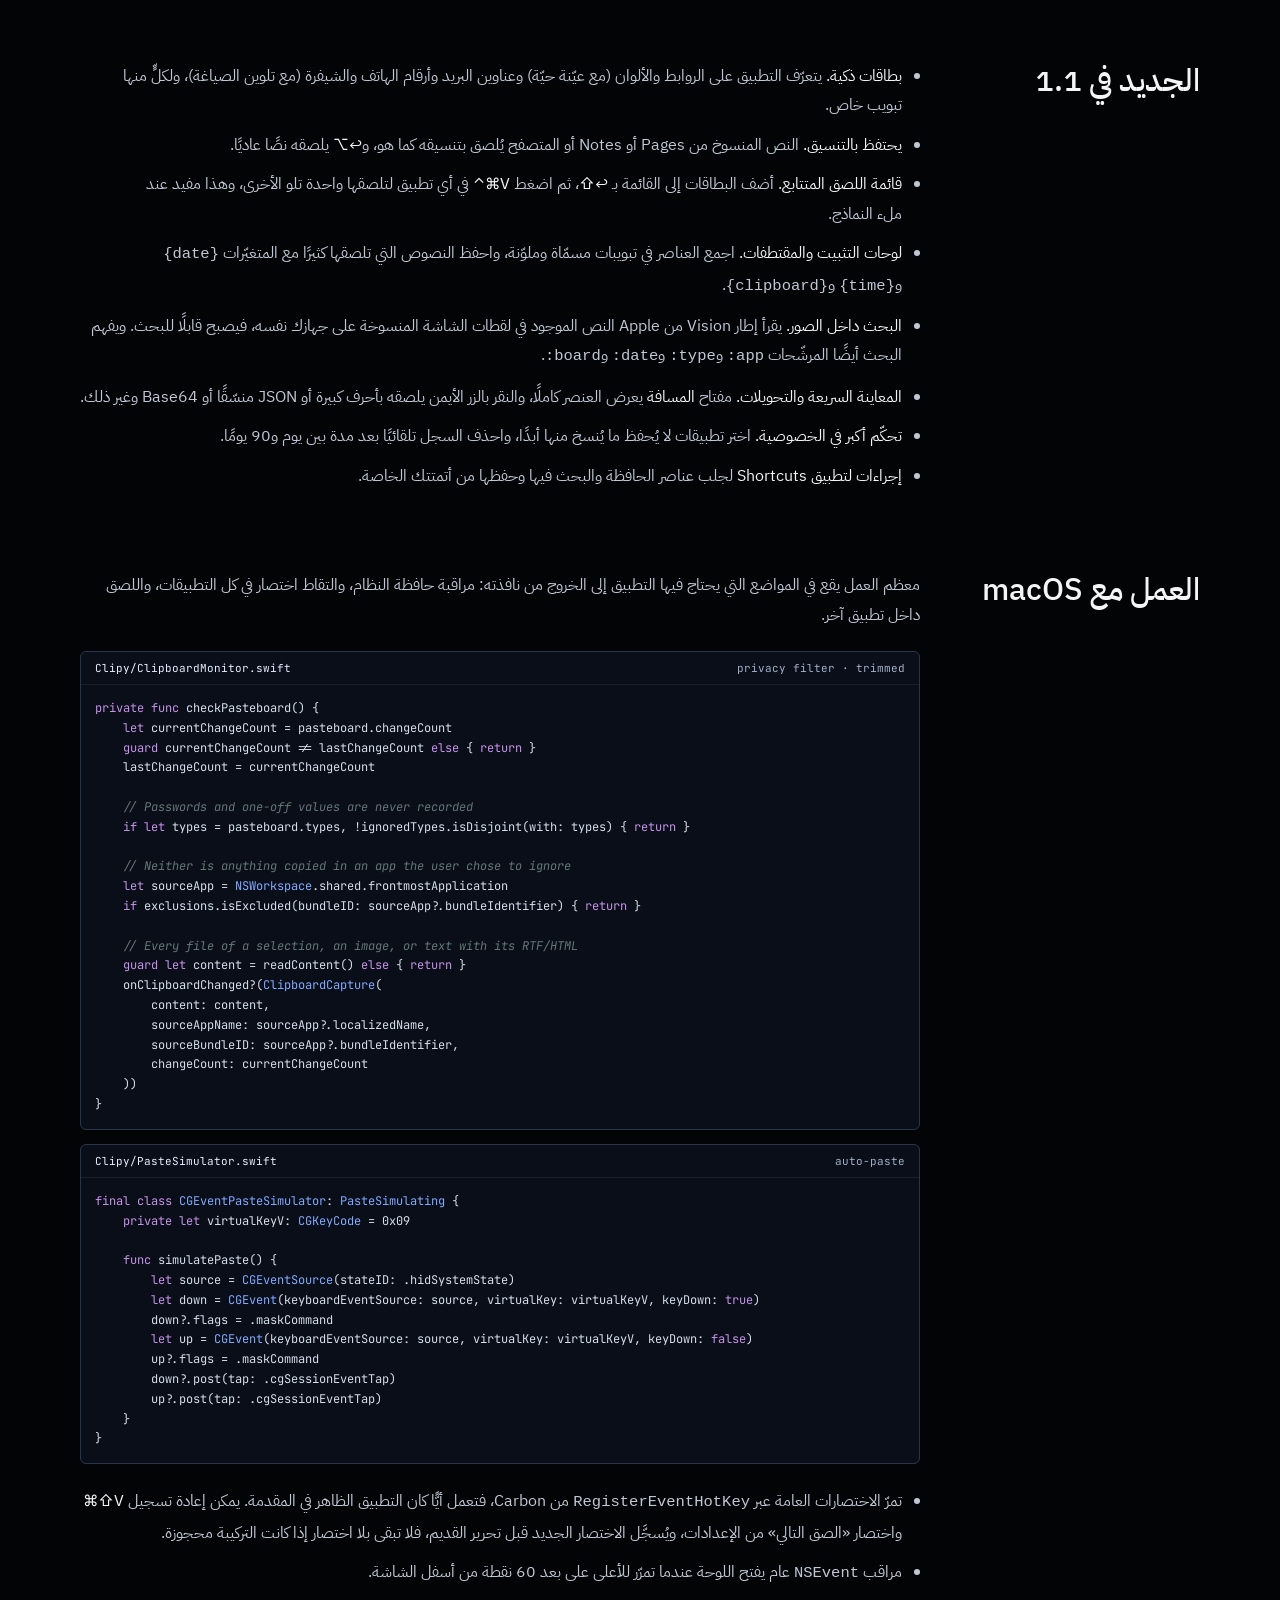
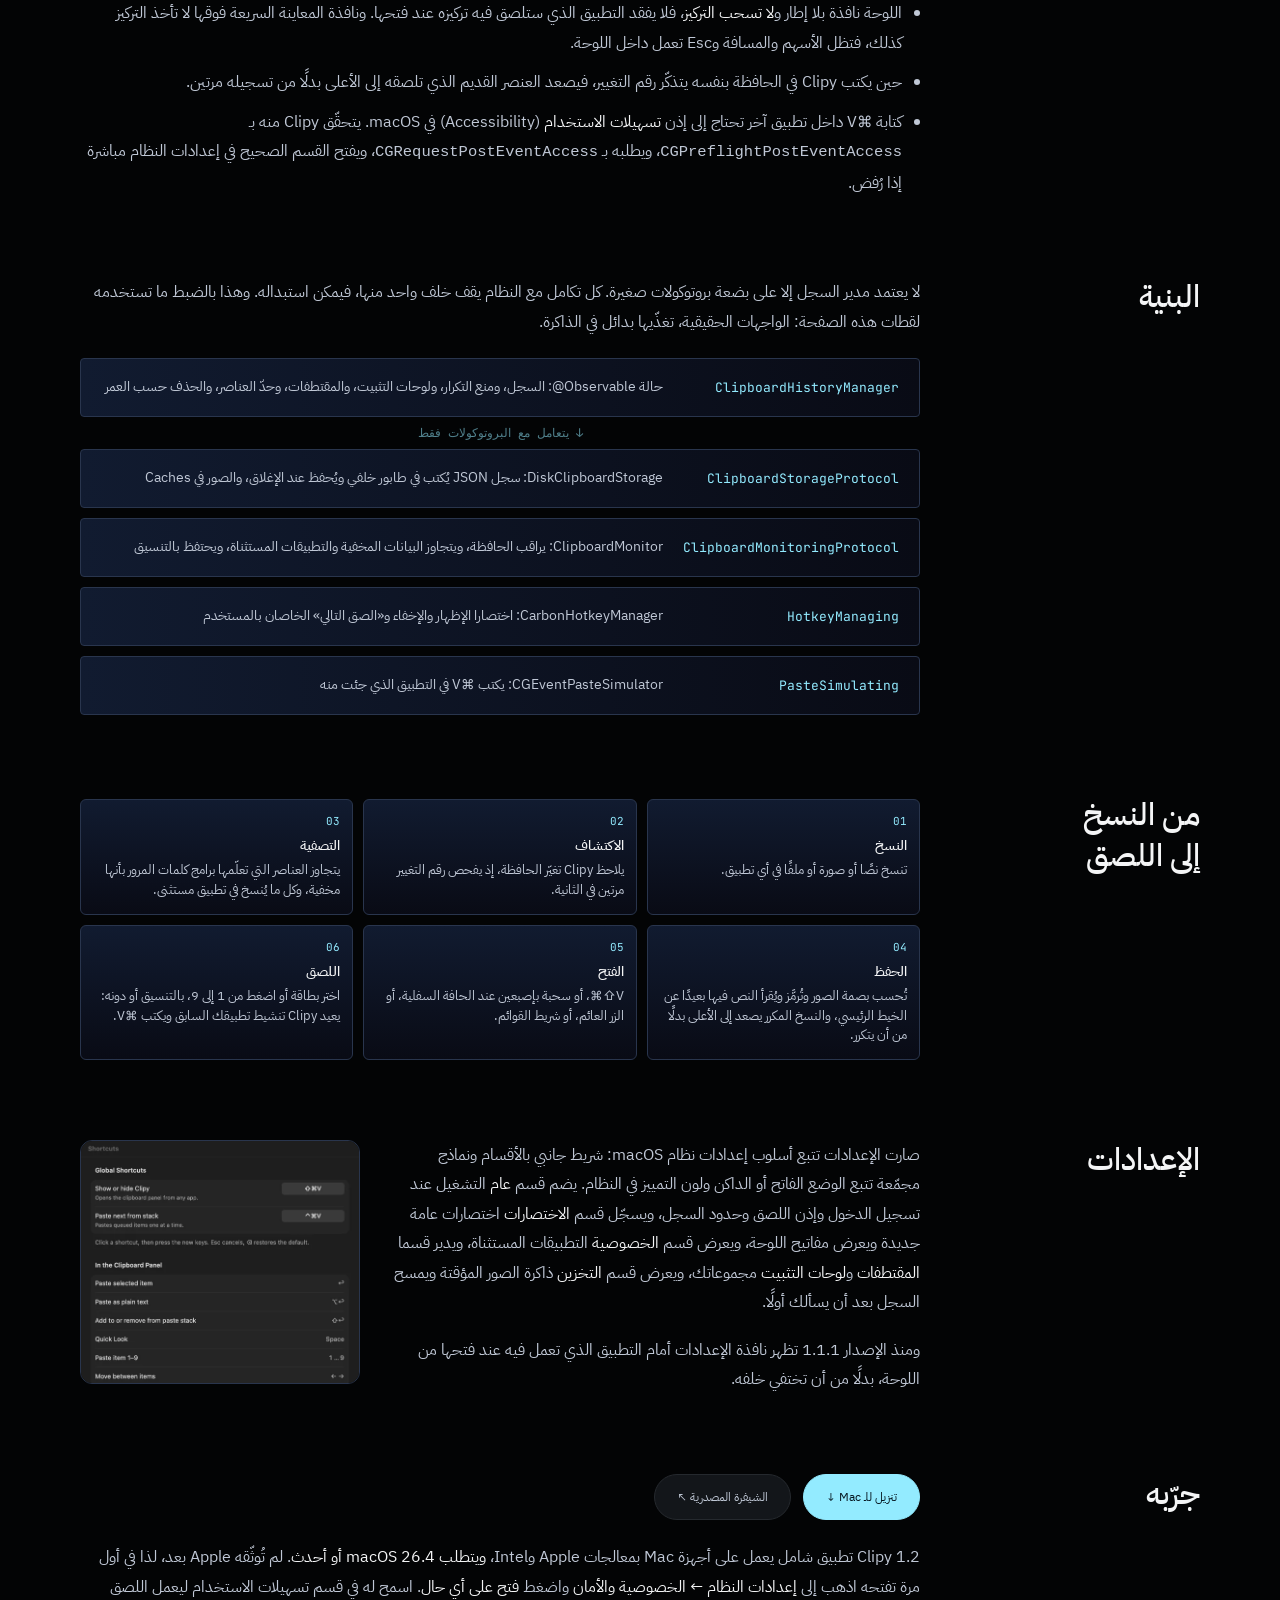
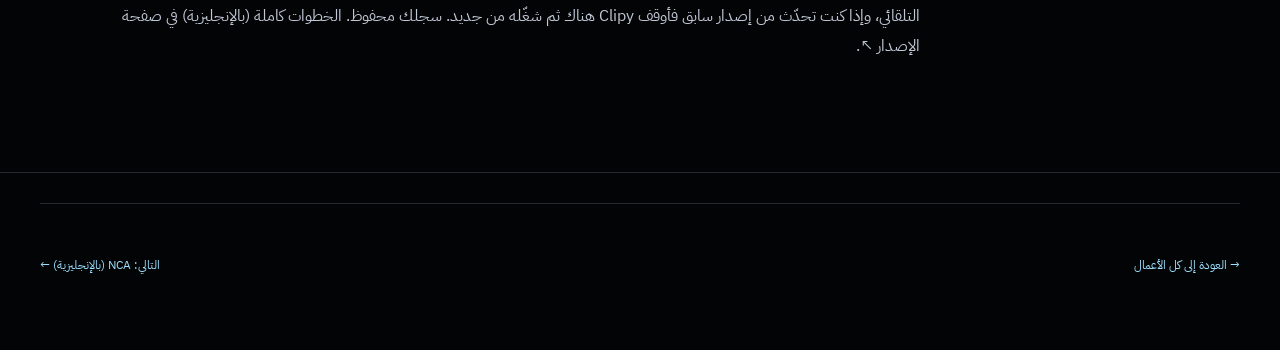
<file: ar/work/clipy.html>
<!doctype html>
<html lang="ar" dir="rtl">
<head>
<meta charset="utf-8">
<meta name="viewport" content="width=device-width, initial-scale=1">
<title>Clipy — أيمن عمارة</title>
<meta name="description" content="Clipy، مدير حافظة أصلي لـ macOS مبني بـ Swift وSwiftUI وAppKit: لوحة بطاقات تنزلق من أسفل الشاشة، ولوحات تثبيت، ومقتطفات نصية، وقائمة لصق متتابع، وقراءة النص داخل الصور، ولصق تلقائي، ويعمل كله دون اتصال.">
<meta property="og:title" content="Clipy — دراسة حالة من أيمن عمارة">
<meta property="og:description" content="Clipy، مدير حافظة أصلي لـ macOS مبني بـ Swift وSwiftUI وAppKit: لوحة بطاقات تنزلق من أسفل الشاشة، ولوحات تثبيت، ومقتطفات نصية، وقائمة لصق متتابع، وقراءة النص داخل الصور، ولصق تلقائي، ويعمل كله دون اتصال.">
<meta property="og:image" content="https://aymanomara.github.io/assets/social-preview.png">
<meta property="og:type" content="article">
<meta property="og:locale" content="ar_EG">
<meta name="twitter:card" content="summary_large_image">
<link rel="canonical" href="https://aymanomara.github.io/ar/work/clipy.html">
<link rel="alternate" hreflang="en" href="https://aymanomara.github.io/work/clipy.html">
<link rel="alternate" hreflang="ar" href="https://aymanomara.github.io/ar/work/clipy.html">
<link rel="icon" type="image/svg+xml" href="../../assets/favicon.svg">
<link rel="preconnect" href="https://fonts.googleapis.com">
<link rel="preconnect" href="https://fonts.gstatic.com" crossorigin>
<link href="https://fonts.googleapis.com/css2?family=IBM+Plex+Sans+Arabic:wght@400;500;600&family=Inter:wght@400;500;600;700&family=JetBrains+Mono:wght@400&family=Space+Grotesk:wght@400;500;600&display=swap" rel="stylesheet">
<link rel="stylesheet" href="../../styles.css">
</head>
<body>
<a class="skip-link" href="#main">انتقل إلى المحتوى</a>
<nav aria-label="التنقل الرئيسي">
  <div class="wrap">
    <a href="../" class="logo" aria-label="أيمن عمارة، الصفحة الرئيسية">أيمن عمارة</a>
    <div class="nav-actions">
      <div class="links" id="links">
        <a href="../#projects">الأعمال</a>
        <a href="../#about">نبذة</a>
        <a href="../#experience">الخبرات</a>
        <a href="../../work/clipy.html" class="lang-switch" lang="en" hreflang="en">English</a>
        <a href="../#contact" class="nav-contact">لنتحدث <span>↖</span></a>
      </div>
      <button class="icon-btn menu-btn" id="menu" aria-label="فتح القائمة" aria-controls="links" aria-expanded="false">☰</button>
    </div>
  </div>
</nav>
<main id="main">
<header class="case-hero">
  <div class="wrap">
    <a class="case-back" href="../#project-clipy"><span aria-hidden="true">→</span> كل الأعمال</a>
    <div class="eyebrow">دراسة حالة · macOS · SWIFT · SWIFTUI · APPKIT</div>
    <h1>مدير حافظة لا يغادر جهاز الـ Mac أبدًا.</h1>
    <p class="lead">يحتفظ Clipy بكل ما تنسخه، من نصوص وصور وملفات، ويعيده إليك باختصار واحد أو بسحبة إصبعين. أضاف الإصدار 1.1 لوحات التثبيت والمقتطفات النصية وقائمة اللصق المتتابع والبحث داخل الصور. إنه تطبيق macOS أصلي مبني بـ Swift وSwiftUI وAppKit، وصُمِّم ليعمل دون اتصال بالكامل: لا يُرسَل أي شيء تنسخه إلى أي مكان.</p>
    <div class="case-facts"><div><b>63</b><span>ملف Swift</span></div><div><b dir="ltr">~5.1k</b><span>سطر Swift</span></div><div><b>38</b><span>اختبار وحدة</span></div><div><b>0</b><span>اتصال بالشبكة</span></div></div>
  </div>
</header>
<section style="padding-top:0">
  <div class="wrap">
    <figure class="shot-frame"><img src="../../assets/clipy/panel-desktop.webp?v=1.1" alt="لوحة Clipy تنزلق من أسفل الشاشة، وفيها بطاقات لرابط، وصورة تعرّف التطبيق على النص الذي فيها، وشيفرة ملوّنة، وعيّنة لون، ونص منسّق، وعنصران في قائمة اللصق المتتابع" width="1600" height="457"><figcaption>مرسومة من واجهات SwiftUI الخاصة بـ Clipy ببيانات تجريبية، مع بدائل في الذاكرة بدلًا من الحافظة والقرص.</figcaption></figure>
  </div>
</section>
<section>
  <div class="wrap">
    <div class="case-body"><h2>الفكرة</h2><div><p>يتذكّر macOS آخر شيء نسخته فقط. أما Clipy فيتذكّر آخر 50 عنصرًا (أو العدد الذي تحدّده) ويعرضها <strong>بطاقاتٍ تفهمها بنظرة واحدة</strong>: النص، أو معاينة للصورة، أو الملف، مع التطبيق الذي نُسخ منه ووقت نسخه. ابحث، وصفِّ حسب النوع، وثبّت ما تعيد استخدامه، والصق بضغطة رقم.</p></div></div>
    <div class="case-body"><h2>الجديد في 1.2</h2><div><ul><li><strong>التعديل قبل اللصق.</strong> انقر بالزر الأيمن على بطاقة نصية أو مقتطف، أو اضغط <strong dir="ltr">⌘E</strong>، لتعدّل النص في محرّر؛ ثم يلصق <strong dir="ltr">⌘↩</strong> النسخة المعدّلة ويبقى الأصل محفوظًا في السجل.</li><li><strong>النسخ كملف ‎.txt.</strong> حوّل نصًا طويلًا إلى ملف نصي على الحافظة، فيُرفق كملف عند لصقه في WhatsApp أو Zoom أو Mail.</li></ul></div></div>
    <div class="case-body"><h2>الجديد في 1.1</h2><div><ul><li><strong>بطاقات ذكية.</strong> يتعرّف التطبيق على الروابط والألوان (مع عيّنة حيّة) وعناوين البريد وأرقام الهاتف والشيفرة (مع تلوين الصياغة)، ولكلٍّ منها تبويب خاص.</li><li><strong>يحتفظ بالتنسيق.</strong> النص المنسوخ من Pages أو Notes أو المتصفح يُلصق بتنسيقه كما هو، و<strong dir="ltr">⌥↩</strong> يلصقه نصًا عاديًا.</li><li><strong>قائمة اللصق المتتابع.</strong> أضف البطاقات إلى القائمة بـ <strong dir="ltr">⇧↩</strong>، ثم اضغط <strong dir="ltr">⌃⌘V</strong> في أي تطبيق لتلصقها واحدة تلو الأخرى، وهذا مفيد عند ملء النماذج.</li><li><strong>لوحات التثبيت والمقتطفات.</strong> اجمع العناصر في تبويبات مسمّاة وملوّنة، واحفظ النصوص التي تلصقها كثيرًا مع المتغيّرات <code>{date}</code> و<code>{time}</code> و<code>{clipboard}</code>.</li><li><strong>البحث داخل الصور.</strong> يقرأ إطار Vision من Apple النص الموجود في لقطات الشاشة المنسوخة على جهازك نفسه، فيصبح قابلًا للبحث. ويفهم البحث أيضًا المرشّحات <code>app:</code> و<code>type:</code> و<code>date:</code> و<code>board:</code>.</li><li><strong>المعاينة السريعة والتحويلات.</strong> مفتاح <strong>المسافة</strong> يعرض العنصر كاملًا، والنقر بالزر الأيمن يلصقه بأحرف كبيرة أو JSON منسّقًا أو Base64 وغير ذلك.</li><li><strong>تحكّم أكبر في الخصوصية.</strong> اختر تطبيقات لا يُحفظ ما يُنسخ منها أبدًا، واحذف السجل تلقائيًا بعد مدة بين يوم و90 يومًا.</li><li><strong>إجراءات لتطبيق Shortcuts</strong> لجلب عناصر الحافظة والبحث فيها وحفظها من أتمتتك الخاصة.</li></ul></div></div>
    <div class="case-body"><h2>العمل مع macOS</h2><div><p>معظم العمل يقع في المواضع التي يحتاج فيها التطبيق إلى الخروج من نافذته: مراقبة حافظة النظام، والتقاط اختصار في كل التطبيقات، واللصق داخل تطبيق آخر.</p>
      <div class="code-stack" style="margin-top:22px"><div class="code-card"><header><b>Clipy/ClipboardMonitor.swift</b><span>privacy filter · trimmed</span></header><pre><span class="k">private</span> <span class="k">func</span> checkPasteboard() {
    <span class="k">let</span> currentChangeCount = pasteboard.changeCount
    <span class="k">guard</span> currentChangeCount != lastChangeCount <span class="k">else</span> { <span class="k">return</span> }
    lastChangeCount = currentChangeCount

    <span class="c">// Passwords and one-off values are never recorded</span>
    <span class="k">if</span> <span class="k">let</span> types = pasteboard.types, !ignoredTypes.isDisjoint(with: types) { <span class="k">return</span> }

    <span class="c">// Neither is anything copied in an app the user chose to ignore</span>
    <span class="k">let</span> sourceApp = <span class="t">NSWorkspace</span>.shared.frontmostApplication
    <span class="k">if</span> exclusions.isExcluded(bundleID: sourceApp?.bundleIdentifier) { <span class="k">return</span> }

    <span class="c">// Every file of a selection, an image, or text with its RTF/HTML</span>
    <span class="k">guard let</span> content = readContent() <span class="k">else</span> { <span class="k">return</span> }
    onClipboardChanged?(<span class="t">ClipboardCapture</span>(
        content: content,
        sourceAppName: sourceApp?.localizedName,
        sourceBundleID: sourceApp?.bundleIdentifier,
        changeCount: currentChangeCount
    ))
}</pre></div><div class="code-card"><header><b>Clipy/PasteSimulator.swift</b><span>auto-paste</span></header><pre><span class="k">final class</span> <span class="t">CGEventPasteSimulator</span>: <span class="t">PasteSimulating</span> {
    <span class="k">private</span> <span class="k">let</span> virtualKeyV: <span class="t">CGKeyCode</span> = 0x09

    <span class="k">func</span> simulatePaste() {
        <span class="k">let</span> source = <span class="t">CGEventSource</span>(stateID: .hidSystemState)
        <span class="k">let</span> down = <span class="t">CGEvent</span>(keyboardEventSource: source, virtualKey: virtualKeyV, keyDown: <span class="k">true</span>)
        down?.flags = .maskCommand
        <span class="k">let</span> up = <span class="t">CGEvent</span>(keyboardEventSource: source, virtualKey: virtualKeyV, keyDown: <span class="k">false</span>)
        up?.flags = .maskCommand
        down?.post(tap: .cgSessionEventTap)
        up?.post(tap: .cgSessionEventTap)
    }
}</pre></div></div>
      <ul style="margin-top:22px"><li>تمرّ الاختصارات العامة عبر <code>RegisterEventHotKey</code> من Carbon، فتعمل أيًّا كان التطبيق الظاهر في المقدمة. يمكن إعادة تسجيل <strong dir="ltr">⌘⇧V</strong> واختصار «الصق التالي» من الإعدادات، ويُسجَّل الاختصار الجديد قبل تحرير القديم، فلا تبقى بلا اختصار إذا كانت التركيبة محجوزة.</li><li>مراقب <code>NSEvent</code> عام يفتح اللوحة عندما تمرّر للأعلى على بعد 60 نقطة من أسفل الشاشة.</li><li>اللوحة نافذة بلا إطار و<strong>لا تسحب التركيز</strong>، فلا يفقد التطبيق الذي ستلصق فيه تركيزه عند فتحها. ونافذة المعاينة السريعة فوقها لا تأخذ التركيز كذلك، فتظل الأسهم والمسافة وEsc تعمل داخل اللوحة.</li><li>حين يكتب Clipy في الحافظة بنفسه يتذكّر رقم التغيير، فيصعد العنصر القديم الذي تلصقه إلى الأعلى بدلًا من تسجيله مرتين.</li><li>كتابة ⌘V داخل تطبيق آخر تحتاج إلى إذن <strong>تسهيلات الاستخدام</strong> (Accessibility) في macOS. يتحقّق Clipy منه بـ <code>CGPreflightPostEventAccess</code>، ويطلبه بـ <code>CGRequestPostEventAccess</code>، ويفتح القسم الصحيح في إعدادات النظام مباشرة إذا رُفض.</li></ul></div></div>
    <div class="case-body"><h2>البنية</h2><div><p>لا يعتمد مدير السجل إلا على بضعة بروتوكولات صغيرة. كل تكامل مع النظام يقف خلف واحد منها، فيمكن استبداله. وهذا بالضبط ما تستخدمه لقطات هذه الصفحة: الواجهات الحقيقية، تغذّيها بدائل في الذاكرة.</p><div style="margin-top:22px"><div class="layers"><div class="layer"><code>ClipboardHistoryManager</code><span>حالة ‎@Observable: السجل، ومنع التكرار، ولوحات التثبيت، والمقتطفات، وحدّ العناصر، والحذف حسب العمر</span></div><div class="layer-arrow" aria-hidden="true">↓ يتعامل مع البروتوكولات فقط</div><div class="layer"><code>ClipboardStorageProtocol</code><span>DiskClipboardStorage: سجل JSON يُكتب في طابور خلفي ويُحفظ عند الإغلاق، والصور في Caches</span></div><div class="layer"><code>ClipboardMonitoringProtocol</code><span>ClipboardMonitor: يراقب الحافظة، ويتجاوز البيانات المخفية والتطبيقات المستثناة، ويحتفظ بالتنسيق</span></div><div class="layer"><code>HotkeyManaging</code><span>CarbonHotkeyManager: اختصارا الإظهار والإخفاء و«الصق التالي» الخاصان بالمستخدم</span></div><div class="layer"><code>PasteSimulating</code><span>CGEventPasteSimulator: يكتب ⌘V في التطبيق الذي جئت منه</span></div></div></div></div></div>
    <div class="case-body"><h2>من النسخ إلى اللصق</h2><div><div style="margin-top:4px"><ol class="flow"><li><b>النسخ</b><span>تنسخ نصًا أو صورة أو ملفًا في أي تطبيق.</span></li><li><b>الاكتشاف</b><span>يلاحظ Clipy تغيّر الحافظة، إذ يفحص رقم التغيير مرتين في الثانية.</span></li><li><b>التصفية</b><span>يتجاوز العناصر التي تعلّمها برامج كلمات المرور بأنها مخفية، وكل ما يُنسخ في تطبيق مستثنى.</span></li><li><b>الحفظ</b><span>تُحسب بصمة الصور وتُرمَّز ويُقرأ النص فيها بعيدًا عن الخيط الرئيسي، والنسخ المكرر يصعد إلى الأعلى بدلًا من أن يتكرر.</span></li><li><b>الفتح</b><span><bdi dir="ltr">⌘⇧V</bdi>، أو سحبة بإصبعين عند الحافة السفلية، أو الزر العائم، أو شريط القوائم.</span></li><li><b>اللصق</b><span>اختر بطاقة أو اضغط من 1 إلى 9، بالتنسيق أو دونه: يعيد Clipy تنشيط تطبيقك السابق ويكتب ⌘V.</span></li></ol></div></div></div>
    <div class="case-body"><h2>الإعدادات</h2><div class="split"><div><p>صارت الإعدادات تتبع أسلوب إعدادات نظام macOS: شريط جانبي بالأقسام ونماذج مجمّعة تتبع الوضع الفاتح أو الداكن ولون التمييز في النظام. يضم قسم <strong>عام</strong> التشغيل عند تسجيل الدخول وإذن اللصق وحدود السجل، ويسجّل قسم <strong>الاختصارات</strong> اختصارات عامة جديدة ويعرض مفاتيح اللوحة، ويعرض قسم <strong>الخصوصية</strong> التطبيقات المستثناة، ويدير قسما <strong>المقتطفات</strong> و<strong>لوحات التثبيت</strong> مجموعاتك، ويعرض قسم <strong>التخزين</strong> ذاكرة الصور المؤقتة ويمسح السجل بعد أن يسألك أولًا.</p><p>ومنذ الإصدار 1.1.1 تظهر نافذة الإعدادات أمام التطبيق الذي تعمل فيه عند فتحها من اللوحة، بدلًا من أن تختفي خلفه.</p></div><figure class="shot-frame"><img src="../../assets/clipy/settings.webp?v=1.1" alt="إعدادات Clipy، قسم الاختصارات: أداتا تسجيل لاختصاري الإظهار والإخفاء و«الصق التالي»، وقائمة بمفاتيح لوحة الحافظة" width="575" height="500" loading="lazy"></figure></div></div>
    <div class="case-body" id="download"><h2>جرّبه</h2><div><p style="display:flex;flex-wrap:wrap;gap:12px;margin-bottom:22px"><a class="btn primary" href="https://github.com/AymanOmara/clipy/releases/latest/download/Clipy.zip">تنزيل للـ Mac ↓</a><a class="btn ghost" href="https://github.com/AymanOmara/clipy" target="_blank" rel="noopener">الشيفرة المصدرية ↖</a></p><p>Clipy 1.2 تطبيق شامل يعمل على أجهزة Mac بمعالجات Apple وIntel، <strong>ويتطلب macOS 26.4 أو أحدث</strong>. لم تُوثّقه Apple بعد، لذا في أول مرة تفتحه اذهب إلى <strong>إعدادات النظام ← الخصوصية والأمان</strong> واضغط <strong>فتح على أي حال</strong>. اسمح له في قسم تسهيلات الاستخدام ليعمل اللصق التلقائي، وإذا كنت تحدّث من إصدار سابق فأوقف Clipy هناك ثم شغّله من جديد. سجلك محفوظ. الخطوات كاملة (بالإنجليزية) في <a href="https://github.com/AymanOmara/clipy/releases/latest" target="_blank" rel="noopener">صفحة الإصدار ↖</a>.</p></div></div>
  </div>
</section>
</main>
<footer>
  <div class="wrap case-next">
    <a href="../#projects"><span aria-hidden="true">→</span> العودة إلى كل الأعمال</a>
    <a href="../../work/nca.html">التالي: NCA (بالإنجليزية) <span aria-hidden="true">←</span></a>
  </div>
</footer>
<script src="../../script.js" defer></script>
</body>
</html>
</file>
<file: styles.css>
:root{
  color-scheme:dark;
  --bg:#030405;
  --bg-2:#080a0c;
  --card:#0c0e11;
  --text:#f4f5f6;
  --muted:#c0c8d6;
  --dim:#a7b6cd;
  --line:#25292e;
  --accent:#65e7ff;
  --mono:'JetBrains Mono',monospace;
  --max:1200px}

*{
  box-sizing:border-box}
body,h1,h2,h3,h4,p{
  margin:0}
html{
  scroll-behavior:smooth;
  scroll-padding-top:85px}
body{
  background:var(--bg);
  color:var(--text);
  font:14px/1.7 Inter,Arial,sans-serif;
  -webkit-font-smoothing:antialiased}
a{
  color:inherit;
  text-decoration:none}
button{
  font:inherit;
  cursor:pointer}
button,a{
  -webkit-tap-highlight-color:transparent}
::selection{
  background:#c4d6e8;
  color:#080a0c}
:focus-visible{
  outline:2px solid #bcd5ea;
  outline-offset:6px}
.wrap{
  max-width:var(--max);
  padding:0 40px;
  margin:auto}
.mono,.eyebrow{
  font-family:var(--mono)}
.skip-link{
  position:fixed;
  top:-70px;
  inset-inline-start:20px;
  z-index:100;
  background:white;
  color:black;
  padding:12px}
.skip-link:focus{
  top:12px}
nav{
  position:fixed;
  inset:0 0 auto;
  z-index:50;
  background:#030405aa;
  backdrop-filter:blur(20px)}
nav .wrap{
  height:76px;
  max-width:none;
  display:flex;
  align-items:center;
  justify-content:space-between}
.logo{
  font-size:18px;
  font-weight:500;
  letter-spacing:-.06em}
.links,.nav-actions{
  display:flex;
  align-items:center;
  gap:32px}
.links a{
  font-size:12px;
  color:#c6c9cd}
.links a:hover{
  color:white}
.links .nav-contact{
  background:#f3f4f5;
  color:#101214;
  border-radius:30px;
  padding:8px 19px}
.nav-contact span{
  margin-inline-start:8px}
.icon-btn{
  width:44px;
  height:44px;
  border:0;
  color:white;
  background:transparent;
  font-size:22px}
.menu-btn{
  display:none}
.hero{
  position:relative;
  background:#030405}
.universe{
  position:relative;
  isolation:isolate;
  height:100svh;
  min-height:640px;
  max-height:1100px;
  overflow:hidden}
.nebula{
  position:absolute;
  inset:0;
  z-index:-1;
  background:radial-gradient(ellipse at 50% 48%,#15243288 0%,#09111955 28%,transparent 58%),radial-gradient(ellipse at 50% 95%,#17273355,transparent 65%)}
#starfield{
  position:absolute;
  inset:0;
  width:100%;
  height:100%;
  cursor:grab;
  touch-action:pan-y}
#starfield:active{
  cursor:grabbing}
#starfield:focus-visible{
  outline-offset:-9px}
.hero-name{
  position:absolute;
  top:44%;
  left:4%;
  right:4%;
  display:flex;
  justify-content:space-between;
  font-size:clamp(48px,5.7vw,88px);
  line-height:1;
  letter-spacing:-.065em;
  font-weight:400;
  pointer-events:none}
.hero-kicker{
  position:absolute;
  top:24%;
  width:100%;
  text-align:center;
  font:11px var(--mono);
  letter-spacing:.18em;
  color:#959ea8;
  pointer-events:none}
.hero-baseline{
  position:absolute;
  bottom:34px;
  left:40px;
  right:40px;
  display:flex;
  align-items:center;
  justify-content:space-between;
  color:#a3aab3;
  font-size:12px;
  gap:20px}
.hero-baseline>a{
  position:absolute;
  left:50%;
  transform:translateX(-50%);
  white-space:nowrap}
.hero-baseline>a span{
  display:inline-block;
  margin-inline-start:10px;
  color:#e0e6eb}
.hero-baseline button{
  width:38px;
  height:38px;
  border:1px solid #ffffff26;
  border-radius:50%;
  background:#ffffff0c;
  color:white;
  font-size:13px}
.hero-baseline button[hidden]{
  display:none}
.reading-width{
  max-width:720px;
  margin:auto;
  padding:0 30px}
.introduction{
  text-align:center;
  padding:110px 0 40px}
.eyebrow{
  font-size:11px;
  letter-spacing:.14em;
  color:var(--dim);
  margin-bottom:28px}
h2{
  font-size:clamp(30px,3.5vw,46px);
  font-weight:400;
  line-height:1.2;
  letter-spacing:-.05em;
  margin-bottom:28px}
.introduction p{
  font-size:17px;
  color:var(--muted);
  line-height:1.9;
  margin-bottom:20px}
.introduction .btn{
  margin-top:18px}
.btn{
  display:inline-flex;
  align-items:center;
  justify-content:center;
  gap:20px;
  font-size:12px;
  padding:11px 22px;
  border:1px solid var(--line);
  border-radius:30px;
  transition:background .2s,transform .2s}
.btn.primary{
  background:#eff2f5;
  color:#111519;
  border-color:#eff2f5}
.btn:hover{
  transform:translateY(-2px);
  background:#cbd8e4;
  color:#111519}
.btn.ghost{
  background:#13161a}
.btn.ghost:hover{
  background:#252b33;
  color:white}
.stats{
  display:grid;
  grid-template-columns:repeat(4,1fr);
  margin-top:95px;
  text-align:center}
.stat{
  border-inline-end:1px solid var(--line)}
.stat:last-child{
  border:0}
.stat>b{
  font-size:42px;
  font-weight:400;
  letter-spacing:-.05em;
  display:block}
.stat>b span{
  font-size:18px;
  color:var(--muted)}
.stat>span{
  font-size:12px;
  color:var(--muted)}
section{
  padding:110px 0;
  scroll-margin-top:75px}
.lead{
  max-width:610px;
  color:var(--muted);
  font-size:15px;
  line-height:1.85}
#projects>.wrap>.reveal:first-child{
  text-align:center}
#projects .lead{
  margin:0 auto}
.filters{
  display:flex;
  justify-content:center;
  gap:7px;
  flex-wrap:wrap;
  margin:38px 0}
.filter{
  padding:10px 17px;
  border:1px solid transparent;
  border-radius:24px;
  background:transparent;
  color:var(--muted);
  font-size:12px;
  transition:background .2s}
.filter:hover{
  color:white;
  background:#13171d}
.filter.active{
  background:#eceff2;
  color:#0d1115}
.grid{
  display:grid;
  grid-template-columns:repeat(6,minmax(0,1fr));
  gap:20px}
.proj{
  grid-column:span 2;
  display:flex;
  flex-direction:column;
  min-width:0;
  padding:27px;
  border:1px solid #21262d;
  border-radius:3px;
  background:linear-gradient(140deg,#0f1318,#07090c);
  transition:border-color .3s,transform .3s}
.proj:hover{
  border-color:#536272;
  transform:translateY(-4px)}
.proj.hide{
  display:none}
.featured{
  grid-column:span 3;
  padding:0 0 28px;
  overflow:hidden}
.featured>:not(.project-art){
  margin-left:28px;
  margin-right:28px}
.featured .proj-top{
  margin-top:25px}
.project-art{
  height:290px;
  padding:24px;
  position:relative;
  overflow:hidden;
  display:flex;
  flex-direction:column;
  justify-content:space-between;
  border-bottom:1px solid #ffffff0d}
.gov-art{
  background:radial-gradient(ellipse at 50% 120%,#28465c,#0b121c 65%);
  color:#c6d8e9}
.hr-art{
  background:radial-gradient(ellipse at 50% 130%,#464254,#101116 70%);
  color:#d6d4e3}
.project-art::after{
  content:'';
  position:absolute;
  inset:0;
  background-image:radial-gradient(#adc4dd55 .7px,transparent .8px);
  background-size:18px 18px;
  mask-image:radial-gradient(ellipse,black,transparent 65%);
  pointer-events:none}
.project-art-label{
  font:10px var(--mono);
  letter-spacing:.14em}
.project-art-bottom{
  display:flex;
  align-items:center;
  font-size:25px;
  letter-spacing:-.05em}
.project-art-bottom b{
  margin-inline-start:auto;
  font:10px var(--mono);
  letter-spacing:.08em}
.gov-symbol{
  position:absolute;
  left:50%;
  top:50%;
  transform:translate(-50%,-50%) rotate(-25deg);
  display:flex;
  align-items:center;
  gap:11px}
.gov-symbol i{
  width:20px;
  height:85px;
  border:1px solid #a7cde5aa;
  background:linear-gradient(90deg,#aecade22,#7eafca66);
  box-shadow:0 0 18px #71b8ea15}
.gov-symbol i:nth-child(2),.gov-symbol i:nth-child(4){
  height:118px}
.gov-symbol i:nth-child(3){
  height:155px}
.hr-symbol{
  position:absolute;
  left:calc(50% - 76px);
  top:60px;
  width:152px;
  height:152px;
  transform:rotate(-18deg)}
.hr-symbol i{
  position:absolute;
  width:72px;
  height:72px;
  border:1px solid #c8c0e188;
  background:linear-gradient(135deg,#cebfec44,#68577411);
  border-radius:50% 50% 4px 50%}
.hr-symbol i:nth-child(2){
  right:0;
  transform:rotate(90deg)}
.hr-symbol i:nth-child(3){
  right:0;
  bottom:0;
  transform:rotate(180deg)}
.hr-symbol i:nth-child(4){
  bottom:0;
  transform:rotate(270deg)}
.proj-top{
  display:flex;
  align-items:start;
  justify-content:space-between;
  gap:10px;
  margin-bottom:20px}
.proj-ico{
  font:11px var(--mono);
  color:var(--dim)}
.proj-links{
  display:flex;
  gap:10px;
  flex-wrap:wrap;
  font-size:12px}
.proj-links a:hover{
  text-decoration:underline}
.proj h3{
  font-size:20px;
  line-height:1.4;
  font-weight:400;
  letter-spacing:-.035em;
  margin-bottom:7px}
.proj .kind{
  font-size:11px;
  color:#a6b9cd;
  margin-bottom:16px}
.proj p{
  font-size:13px;
  color:var(--muted);
  line-height:1.9;
  flex:1}
.tags{
  display:flex;
  gap:7px;
  flex-wrap:wrap;
  margin-top:22px}
.tag{
  padding:3px 8px;
  border:1px solid #ffffff10;
  border-radius:3px;
  font-size:11px;
  color:#9ea8b4}
.about-grid{
  display:grid;
  grid-template-columns:1.1fr 1fr;
  gap:70px;
  margin-top:42px}
.about-grid p{
  font-size:15px;
  line-height:1.95;
  color:var(--muted);
  margin-bottom:22px}
.about-grid strong{
  font-weight:400;
  color:var(--text)}
.pill{
  border-top:1px solid var(--line);
  padding:20px 0;
  display:flex;
  gap:22px}
.pill .ico{
  font:11px var(--mono);
  color:var(--dim);
  padding-top:6px}
.pill h3{
  font-size:15px;
  font-weight:400}
.pill p{
  font-size:12px;
  margin:6px 0 0}
.timeline{
  margin-top:45px}
.job{
  padding:30px 0;
  border-top:1px solid var(--line)}
.job-head{
  display:flex;
  justify-content:space-between;
  gap:20px;
  margin-bottom:20px}
.job h3{
  font-size:22px;
  font-weight:400;
  letter-spacing:-.04em}
.job .co{
  color:#bbc9d7;
  font-size:13px;
  margin-top:6px}
.job .meta{
  font:11px/1.9 var(--mono);
  color:var(--muted);
  text-align:end}
.job ul{
  max-width:880px;
  display:grid;
  gap:10px;
  padding-inline-start:17px}
.job li{
  font-size:14px;
  color:var(--muted);
  line-height:1.9}
.job li strong{
  color:#d7dce2;
  font-weight:400}
.skills{
  display:grid;
  grid-template-columns:repeat(3,minmax(0,1fr));
  gap:30px;
  margin-top:40px}
.skill{
  padding:26px 0;
  border-top:1px solid var(--line)}
.skill h3{
  font-size:19px;
  font-weight:400;
  letter-spacing:-.03em;
  margin-bottom:22px}
.chips{
  display:flex;
  flex-wrap:wrap;
  gap:8px}
.chip{
  font-size:11px;
  color:var(--muted);
  border:1px solid var(--line);
  border-radius:4px;
  padding:5px 10px}
.gh-head{
  display:flex;
  justify-content:space-between;
  align-items:end;
  gap:30px}
.langbar{
  display:flex;
  height:3px;
  margin:40px 0 17px;
  border-radius:5px;
  overflow:hidden;
  opacity:.8}
.legend{
  display:flex;
  gap:20px;
  flex-wrap:wrap;
  font-size:11px;
  color:var(--muted);
  margin-bottom:30px}
.legend i{
  display:inline-block;
  width:7px;
  height:7px;
  border-radius:50%;
  margin-inline-end:6px}
.repos{
  display:grid;
  grid-template-columns:repeat(3,minmax(0,1fr));
  gap:16px}
.repo{
  padding:23px;
  border:1px solid var(--line);
  display:flex;
  flex-direction:column;
  gap:12px;
  transition:background .2s}
.repo:hover{
  background:var(--card)}
.repo h3{
  font:12px var(--mono);
  overflow-wrap:anywhere;
  color:#d6e1ec}
.repo p{
  font-size:12px;
  color:var(--muted);
  flex:1}
.rmeta{
  display:flex;
  gap:15px;
  font-size:11px;
  color:var(--dim)}
#contact{
  padding:120px 0;
  background:radial-gradient(ellipse at 50% 100%,#17253266,transparent 65%)}
.contact-box{
  text-align:center;
  padding:50px 20px}
.contact-box h2{
  font-size:clamp(35px,5vw,64px)}
.contact-box .lead{
  margin:0 auto 34px;
  max-width:520px}
.socials{
  display:flex;
  justify-content:center;
  gap:12px;
  flex-wrap:wrap}
footer{
  padding:30px 0;
  border-top:1px solid var(--line);
  font-size:12px;
  color:var(--dim)}
footer .wrap{
  display:flex;
  justify-content:space-between;
  gap:20px}
.reveal{
  opacity:1}
.motion-ready .reveal{
  opacity:0;
  transform:translateY(14px);
  transition:opacity .6s var(--ease-out),transform .6s var(--ease-out)}
.motion-ready .reveal.in{
  opacity:1;
  transform:none}

@media(min-width:1500px){
  .hero-name{
  left:7%;
  right:7%}
}

@media(max-width:1000px){
  .wrap{
  padding:0 28px}
.grid{
  gap:15px}
.proj{
  padding:20px}
.featured{
  padding:0 0 24px}
.about-grid{
  gap:35px}
.hero-name{
  font-size:58px}
.hero-baseline{
  left:28px;
  right:28px}
.hero-baseline>span{
  font-size:11px}
}

@media(max-width:760px){
  nav .wrap{
  height:70px}
.logo{
  font-size:17px}
.menu-btn{
  display:block}
.links{
  display:none;
  position:absolute;
  top:70px;
  left:0;
  right:0;
  padding:25px;
  background:#080b0f;
  border-bottom:1px solid var(--line);
  align-items:stretch;
  flex-direction:column;
  gap:22px}
.links.open{
  display:flex}
.links a{
  font-size:15px}
.nav-contact{
  align-self:start}
.universe{
  min-height:620px;
  max-height:900px}
.hero-name{
  top:30%;
  left:0;
  right:0;
  justify-content:center;
  gap:12px;
  font-size:clamp(44px,9vw,65px)}
.hero-kicker{
  top:24%;
  font-size:10px;
  letter-spacing:.11em}
.hero-baseline{
  bottom:25px;
  font-size:12px}
.hero-baseline>span{
  display:none}
.hero-baseline>a{
  position:static;
  transform:none}
.hero-baseline button{
  margin-inline-start:auto}
.introduction{
  padding-top:80px}
.introduction p{
  font-size:15px}
.stats{
  grid-template-columns:1fr 1fr;
  gap:35px 0;
  margin-top:65px}
.stat:nth-child(2){
  border:0}
.stat>b{
  font-size:35px}
.stat>span{
  font-size:11px}
section{
  padding:75px 0}
h2{
  font-size:34px}
.lead{
  font-size:14px}
.grid{
  grid-template-columns:repeat(2,minmax(0,1fr))}
.proj{
  grid-column:span 1}
.featured{
  grid-column:span 2}
.project-art{
  height:270px}
.about-grid{
  grid-template-columns:1fr}
.job-head{
  flex-direction:column;
  gap:12px}
.job .meta{
  text-align:start}
.job h3{
  font-size:20px}
.skills,.repos{
  grid-template-columns:repeat(2,minmax(0,1fr))}
.gh-head{
  flex-direction:column;
  align-items:start}
.contact-box{
  padding:20px 0}
footer .wrap{
  flex-direction:column;
  gap:8px}
.filters{
  gap:5px}
.filter{
  font-size:11px;
  padding:9px 12px}
.socials .btn{
  font-size:11px;
  max-width:100%;
  overflow-wrap:anywhere}
.eyebrow{
  font-size:10px}
}

@media(max-width:420px){
  .wrap{
  padding:0 22px}
.grid,.repos{
  grid-template-columns:1fr}
.proj,.featured{
  grid-column:span 1}
.hero-name{
  font-size:43px}
.hero-kicker{
  font-size:9px}
.skills{
  gap:20px}
.chip{
  font-size:10px}
.stat>b span{
  font-size:15px}
.reading-width{
  padding:0 22px}
.introduction h2{
  font-size:31px}
}

@media(prefers-reduced-motion:reduce){
  html{
  scroll-behavior:auto}
*,*::before,*::after{
  animation:none!important;
  transition:none!important}
.motion-ready .reveal{
  opacity:1;
  transform:none}
}


/* A longer, pinned opening lets the sculpture unfold with natural scrolling. */
.hero { height: 210svh; }
.universe { position: sticky; top: 0; height: 100svh; min-height: 0; max-height: none; --scroll-progress: 0; }
.nebula { background: radial-gradient(ellipse at 38% 50%, #123cd433, transparent 52%), radial-gradient(ellipse at 65% 52%, #9018e82e, transparent 48%), radial-gradient(ellipse at 50% 95%, #005d7833, transparent 65%); }
.hero-name { opacity: calc(1 - var(--scroll-progress) * .88); }
.hero-name span:first-child { transform: translateX(calc(var(--scroll-progress) * -65px)); }
.hero-name span:last-child { transform: translateX(calc(var(--scroll-progress) * 65px)); }
.hero-kicker { color: #b6e8ff; opacity: calc(1 - var(--scroll-progress) * .75); }
.hero-baseline { color: #d1daeb; }
.hero-baseline button { border-color: #9bafff66; background: #5437a433; }
.eyebrow { color: #8ecfff; }
.links .nav-contact, .btn.primary { background: #93ebff; border-color: #93ebff; color: #04141e; }
.btn.primary:hover { background: #bcf4ff; }
.proj { background: linear-gradient(140deg, #111b30, #090b15); border-color: #29354d; }
.proj:hover { border-color: #778dff; }
.proj .kind, .job .co { color: #95d6ff; }
.tag { color: #c1cde3; border-color: #879ef32e; }
.gov-art { background: radial-gradient(ellipse at 50% 120%, #087cc6, #091733 72%); color: #dcf7ff; }
.gov-symbol i { background: linear-gradient(90deg, #1e96de66, #47edffd9); border-color: #93f1ff; box-shadow: 0 0 25px #18c9ff44; }
.hr-art { background: radial-gradient(ellipse at 50% 130%, #9536d8, #201038 75%); color: #f4e6ff; }
.hr-symbol i { background: linear-gradient(135deg, #e391ffcc, #7840da55); border-color: #e2a1ff; }
.repo h3 { color: #b4dcff; }
#contact { background: radial-gradient(ellipse at 30% 100%, #153b8066, transparent 65%), radial-gradient(ellipse at 80% 100%, #6020a24d, transparent 65%); }
@media(max-width:760px) {
  .hero { height: 180svh; }
  .hero-name span:first-child { transform: translateX(calc(var(--scroll-progress) * -25px)); }
  .hero-name span:last-child { transform: translateX(calc(var(--scroll-progress) * 25px)); }
}
@media(prefers-reduced-motion:reduce) {
  .hero { height: auto; }
  .universe { position: relative; min-height: 580px; }
  .hero-name, .hero-kicker { opacity: 1; }
  .hero-name span { transform: none !important; }
}

/* Content and evidence, below the original hero. */
.intro-actions { display:flex; justify-content:center; gap:12px; flex-wrap:wrap; }
.project-story { margin:0; flex:1; display:grid; gap:17px; }
.project-story dt { color:#a5dcff; font-size:10px; font-weight:500; letter-spacing:.04em; margin-bottom:5px; }
.project-story dd { margin:0; color:var(--muted); font-size:13px; line-height:1.85; }
.proj { scroll-margin-top:100px; }
.about-photo { display:block; object-fit:cover; border-radius:50%; margin-bottom:26px; border:1px solid #6d92b266; }
.skill-proof { display:block; font-size:11px; color:#9bdfff; margin-top:22px; }
.skill-proof:hover { text-decoration:underline; }
#repos { margin-top:35px; }
.contact-location { color:var(--muted); font-size:12px; margin-bottom:22px; }
.copy-status { color:#b7eeff; font-size:12px; min-height:24px; margin-top:16px; }
button.btn { color:var(--text); }
button[hidden] { display:none; }

/* ---- Enhancements: rhythm, tap targets, motion tokens ---- */
:root { --ease-out: cubic-bezier(.22,1,.36,1); --dur-2: 220ms; --dur-3: 400ms; }
.tinted { background: var(--bg-2); }
.links a { padding-block: 12px; }
.links .nav-contact { padding: 10px 19px; }
.lang-switch { font-family: 'IBM Plex Sans Arabic', Inter, sans-serif; font-size: 13px !important; border: 1px solid var(--line); border-radius: 30px; padding: 8px 14px !important; }
.lang-switch:hover { border-color: #93ebff88; }
.hero-baseline > a { padding-block: 12px; }
.proj-links a { padding-block: 8px; }
.skill-proof { padding-block: 10px; margin-top: 12px; }
.tags-flush { margin-top: 0; }
h1, h2, .proj h3, .job h3 { text-wrap: balance; }
p, dd, li { text-wrap: pretty; }

/* Case-study link on project cards */
.case-link { display: inline-flex; align-items: center; gap: 8px; align-self: start; margin-top: 18px; padding: 10px 0; font-size: 13px; color: #9bdfff; }
.case-link span { transition: transform var(--dur-2) var(--ease-out); }
.case-link:hover span { transform: translateX(4px); }
[dir="rtl"] .case-link:hover span { transform: translateX(-4px); }

/* Phone mockup. Everything inside scales with the phone's width (cqw). */
.phone { --pw: 150px; width: var(--pw); aspect-ratio: 9 / 19; padding: calc(var(--pw) * .045); border-radius: calc(var(--pw) * .15); background: linear-gradient(160deg, #2a3346, #0b0f18); box-shadow: 0 0 0 1px #ffffff1f, 0 30px 60px -20px #000c, 0 0 60px -10px #3fb8ff33; container-type: inline-size; }
.phone-screen { height: 100%; border-radius: 11cqw; overflow: hidden; padding: 7cqw 7cqw; display: flex; flex-direction: column; gap: 4.5cqw; background: linear-gradient(180deg, #0e1a2c, #070b13); color: #e8f4ff; font-family: Inter, 'IBM Plex Sans Arabic', sans-serif; font-size: 6.4cqw; line-height: 1.35; letter-spacing: 0; text-align: start; }
.phone-screen[lang="ar"], .phone[lang="ar"] .phone-screen { font-family: 'IBM Plex Sans Arabic', sans-serif; }
.ph-status { display: flex; justify-content: space-between; font-size: 5.4cqw; opacity: .7; direction: ltr; }
.ph-greet { font-size: 6cqw; color: #9fb7d0; }
.ph-clock { display: grid; place-items: center; gap: 1cqw; aspect-ratio: 1; width: 62%; margin: 2cqw auto; border-radius: 50%; border: 1.4cqw solid #47edff55; box-shadow: inset 0 0 0 4cqw #0b2238, 0 0 30px #18c9ff22; align-content: center; }
.ph-clock b { font-size: 12cqw; font-weight: 500; direction: ltr; }
.ph-clock small { font-size: 4.6cqw; color: #8fb0cc; }
.ph-cta { text-align: center; padding: 4cqw; border-radius: 6cqw; background: #47edff; color: #04141e; font-weight: 600; }
.ph-row { display: flex; align-items: center; gap: 3.5cqw; padding: 3.2cqw 3.5cqw; border-radius: 4cqw; background: #ffffff0a; font-size: 5.6cqw; }
.ph-row i { width: 5cqw; height: 5cqw; border-radius: 1.6cqw; background: linear-gradient(135deg, #47edff, #7c5cff); flex: none; }
.ph-row em { margin-inline-start: auto; font-style: normal; color: #7dffc4; direction: ltr; }
.ph-value b { display: block; font-size: 10cqw; font-weight: 500; letter-spacing: -.02em; }
.ph-value small { color: #7dffc4; font-size: 5.4cqw; }
.ph-chart { width: 100%; height: 22cqw; overflow: visible; }
.ph-chart path { fill: none; stroke: #e391ff; stroke-width: 1.4; vector-effect: non-scaling-stroke; }
.ph-chart path.fill { fill: #e391ff22; stroke: none; }
.hr-art .ph-row i { background: linear-gradient(135deg, #e391ff, #7840da); }
.hr-art .phone-screen { background: linear-gradient(180deg, #1d1230, #0a0713); }
.project-art { height: 330px; }
.phone-art { position: absolute; left: 50%; top: 58px; transform: translateX(-50%) rotate(-6deg); transition: transform var(--dur-3) var(--ease-out); z-index: 1; }
.hr-art .phone-art { transform: translateX(-50%) rotate(5deg); }
.proj:hover .phone-art { transform: translateX(-50%) translateY(-10px) rotate(0deg); }
.project-art-label, .project-art-bottom { position: relative; z-index: 2; }
.project-art-bottom { text-shadow: 0 2px 18px #000; }
.mock-note { position: relative; z-index: 2; margin-top: 6px; font: 10px var(--mono); color: #ffffffa6; }
.project-art { justify-content: flex-start; }
.project-art-bottom { margin-top: auto; }
.project-art-label, .mock-note { max-width: 42%; }

/* Earlier roles, collapsed */
.older-roles { border-top: 1px solid var(--line); }
.older-roles summary { cursor: pointer; list-style: none; display: flex; flex-wrap: wrap; align-items: baseline; gap: 6px 16px; padding: 26px 0; font-size: 18px; letter-spacing: -.03em; }
.older-roles summary::-webkit-details-marker { display: none; }
.older-roles summary::before { content: '+'; font: 16px var(--mono); color: #93ebff; width: 14px; transition: transform var(--dur-2) var(--ease-out); }
.older-roles[open] summary::before { transform: rotate(45deg); }
.older-roles summary span { font: 11px var(--mono); color: var(--muted); letter-spacing: 0; }
.older-roles summary:hover { color: #bcf4ff; }

/* Filter transitions (View Transitions API, when available) */
::view-transition-group(*) { animation-duration: var(--dur-3); animation-timing-function: var(--ease-out); }

/* ---- Arabic ---- */
:lang(ar) { letter-spacing: 0 !important; }
html[lang="ar"] body { font-family: 'IBM Plex Sans Arabic', Inter, Arial, sans-serif; font-size: 15px; line-height: 1.85; }
html[lang="ar"] .eyebrow, html[lang="ar"] .hero-kicker, html[lang="ar"] .proj-ico, html[lang="ar"] .job .meta, html[lang="ar"] .pill .ico, html[lang="ar"] .project-art-label, html[lang="ar"] .older-roles summary span { font-family: 'IBM Plex Sans Arabic', sans-serif; }
html[lang="ar"] .eyebrow { font-size: 13px; }
html[lang="ar"] .hero-kicker { font-size: 14px; }
html[lang="ar"] .hero-name { font-weight: 500; }
html[lang="ar"] h2 { line-height: 1.45; font-weight: 500; }
html[lang="ar"] .proj h3, html[lang="ar"] .job h3 { font-weight: 500; }
html[lang="ar"] .tag, html[lang="ar"] .chip, html[lang="ar"] .stat > span { font-size: 12px; }
html[lang="ar"] .project-story dt { font-size: 12px; }
html[lang="ar"] .project-story dd, html[lang="ar"] .job li { font-size: 14.5px; }
html[lang="ar"] .introduction p, html[lang="ar"] .about-grid p { font-size: 17px; }
html[lang="ar"] .lang-switch { font-family: Inter, sans-serif; }
[dir="rtl"] .hero-name span:first-child { transform: translateX(calc(var(--scroll-progress) * 65px)); }
[dir="rtl"] .hero-name span:last-child { transform: translateX(calc(var(--scroll-progress) * -65px)); }
@media(max-width:760px) {
  [dir="rtl"] .hero-name span:first-child { transform: translateX(calc(var(--scroll-progress) * 25px)); }
  [dir="rtl"] .hero-name span:last-child { transform: translateX(calc(var(--scroll-progress) * -25px)); }
  .phone { --pw: 136px; }
  .project-art { height: 310px; }
}
@media(max-width:420px) { .mock-note { display: none; } }

/* ---- Case-study pages ---- */
.case-hero { padding: 160px 0 70px; }
.case-back { display: inline-flex; gap: 8px; padding: 10px 0; margin-bottom: 30px; font-size: 13px; color: #9bdfff; }
.case-hero h1 { font-size: clamp(38px, 5.5vw, 72px); font-weight: 400; line-height: 1.05; letter-spacing: -.05em; margin-bottom: 26px; text-wrap: balance; }
.case-hero .lead { font-size: 17px; max-width: 680px; }
.case-facts { display: grid; grid-template-columns: repeat(4, minmax(0,1fr)); margin-top: 60px; border-top: 1px solid var(--line); }
.case-facts div { padding: 22px 20px 0 0; border-inline-end: 1px solid var(--line); padding-inline: 0 20px; }
.case-facts div:last-child { border: 0; }
.case-facts b { display: block; font-size: 34px; font-weight: 400; letter-spacing: -.04em; }
.case-facts span { font-size: 12px; color: var(--muted); }
.case-screens { display: flex; justify-content: center; align-items: flex-end; gap: clamp(16px, 4vw, 48px); padding: 70px 20px 0; overflow: hidden; border-radius: 4px; }
.case-screens .phone { --pw: clamp(150px, 20vw, 220px); }
.case-screens .phone:nth-child(2) { transform: translateY(-30px); }
.case-screens-wrap { border: 1px solid #29354d; background: radial-gradient(ellipse at 50% 120%, var(--glow, #087cc6), #091733 70%); }
.case-screens-wrap figcaption { padding: 18px 24px; font: 11px var(--mono); color: #ffffffa6; border-top: 1px solid #ffffff14; }
.case-body { display: grid; grid-template-columns: 220px minmax(0, 1fr); gap: 60px; }
.case-body + .case-body { margin-top: 80px; }
.case-body h2 { font-size: clamp(24px, 2.4vw, 32px); margin-bottom: 0; }
.case-body p, .case-body li { font-size: 15.5px; line-height: 1.9; color: var(--muted); }
.case-body p + p { margin-top: 18px; }
.case-body ul { padding-inline-start: 18px; display: grid; gap: 10px; margin: 0; }
.case-body strong { color: var(--text); font-weight: 400; }
.layers { display: grid; grid-template-columns: minmax(120px, max-content) 1fr; gap: 10px; margin-top: 8px; }
.layer { grid-column: 1 / -1; display: grid; grid-template-columns: subgrid; align-items: center; gap: 20px; padding: 16px 20px; border: 1px solid #29354d; border-radius: 4px; background: linear-gradient(90deg, #111b30, #090b15); }
.layer code { font: 13px var(--mono); color: #93ebff; overflow-wrap: anywhere; }
.layer span { font-size: 13.5px; color: var(--muted); }
.layer-arrow { grid-column: 1 / -1; text-align: center; color: #93ebff88; font: 12px var(--mono); line-height: 1; }
.case-next { display: flex; justify-content: space-between; gap: 20px; flex-wrap: wrap; padding: 40px 0; border-top: 1px solid var(--line); }
.case-next a { padding: 10px 0; color: #9bdfff; }
.ph-field { padding: 3.2cqw 3.5cqw; border-radius: 3.5cqw; border: 1px solid #ffffff1c; font-size: 5.4cqw; color: #9fb7d0; display: flex; justify-content: space-between; }
.ph-field b { color: #e8f4ff; font-weight: 500; }
.ph-grid { display: grid; grid-template-columns: 1fr 1fr; gap: 3cqw; }
.ph-tile { aspect-ratio: 1.15; border-radius: 4cqw; background: #ffffff0a; padding: 3.5cqw; display: flex; flex-direction: column; justify-content: space-between; font-size: 5cqw; }
.ph-tile i { width: 7cqw; height: 7cqw; border-radius: 2cqw; background: linear-gradient(135deg, #47edff, #7c5cff); }
.ph-title { font-size: 7.4cqw; font-weight: 600; }
.ph-steps { display: flex; gap: 2cqw; }
.ph-steps i { flex: 1; height: 1.4cqw; border-radius: 1cqw; background: #ffffff22; }
.ph-steps i.on { background: #e391ff; }
.ph-face { aspect-ratio: 1; width: 70%; margin: 2cqw auto; border-radius: 50%; border: 1.4cqw dashed #e391ffaa; display: grid; place-items: center; font-size: 5cqw; color: #d9c4f0; text-align: center; }
.ph-bar { height: 3cqw; border-radius: 2cqw; background: #ffffff14; overflow: hidden; }
.ph-bar i { display: block; height: 100%; width: var(--w); background: linear-gradient(90deg, #47edff, #7c5cff); }
@media (max-width: 760px) {
  .case-hero { padding: 120px 0 50px; }
  .case-facts { grid-template-columns: 1fr 1fr; gap: 24px 0; }
  .case-facts div:nth-child(2) { border: 0; }
  .case-body { grid-template-columns: 1fr; gap: 18px; }
  .case-screens .phone:nth-child(3) { display: none; }
  .case-screens .phone:nth-child(2) { transform: none; }
  .layers { grid-template-columns: 1fr; }
  .layer { grid-template-columns: 1fr; gap: 4px; }
}

/* ---- Mini project art (non-featured cards) ---- */
.proj.with-art { padding: 0 0 27px; overflow: hidden; }
.proj.with-art > :not(.project-art) { margin-inline: 27px; }
.proj.with-art .proj-top { margin-top: 24px; }
.project-art.art-mini { height: 240px; padding: 22px 24px; color: #eef3ff; background: radial-gradient(ellipse at 78% 125%, var(--glow), var(--base) 72%); }
.art-mini .project-art-label, .art-mini .mock-note { max-width: 44%; }
.art-mini .phone { --pw: 124px; }
.art-mini .phone-art { left: auto; inset-inline-end: 11%; top: 42px; transform: rotate(var(--tilt, -6deg)); }
.proj:hover .art-mini .phone-art { transform: translateY(-10px) rotate(0deg); }
.art-mini .phone-screen { background: linear-gradient(180deg, var(--screen), #07090f); }
.art-mini .ph-row i, .art-mini .ph-tile i { background: linear-gradient(135deg, var(--a1), var(--a2)); }
.art-mini .ph-cta { background: var(--a1); }
.art-mini .ph-bar i { background: linear-gradient(90deg, var(--a1), var(--a2)); }
.art-mini .ph-row em { color: var(--a1); }
.ph-badge { align-self: flex-start; padding: 1.4cqw 3.2cqw; border-radius: 9cqw; background: #ffffff14; color: var(--a1, #47edff); font-size: 4.8cqw; }
.ph-avatar { width: 24cqw; aspect-ratio: 1; border-radius: 50%; margin: 1cqw auto 0; background: linear-gradient(135deg, var(--a1), var(--a2)); box-shadow: 0 0 0 1.4cqw #ffffff14; }
.ph-center { text-align: center; }
.ph-chips { display: flex; gap: 2cqw; flex-wrap: wrap; }
.ph-chips span { padding: 1.6cqw 3.4cqw; border-radius: 9cqw; background: #ffffff12; font-size: 4.8cqw; }
.ph-chips span.on { background: var(--a1); color: #061018; }
.ph-qr { width: 64%; margin: 1cqw auto; padding: 3.5cqw; border-radius: 4cqw; background: #f2f6ff; line-height: 0; }
.ph-qr svg { width: 100%; height: auto; fill: #0b1020; }
.ph-small { font-size: 4.8cqw; color: #9fb0c8; margin-top: -2cqw; }
.mac { position: absolute; inset-inline-end: 7%; top: 92px; width: 64%; z-index: 1; direction: ltr; text-align: left; border-radius: 9px; overflow: hidden; background: linear-gradient(180deg, #151b2c, #0b0f1a); border: 1px solid #ffffff21; box-shadow: 0 30px 60px -20px #000c, 0 0 50px -12px var(--a1); font: 10.5px/1.35 Inter, sans-serif; color: #e8eeff; transform: rotate(var(--tilt, -4deg)); transition: transform var(--dur-3) var(--ease-out); }
.proj:hover .art-mini .mac { transform: translateY(-8px) rotate(0deg); }
.mac-bar { display: flex; align-items: center; gap: 5px; padding: 7px 9px; border-bottom: 1px solid #ffffff14; }
.mac-bar i { width: 7px; height: 7px; border-radius: 50%; background: #ff6159; }
.mac-bar i:nth-child(2) { background: #ffbd2e; } .mac-bar i:nth-child(3) { background: #28c941; }
.mac-bar span { margin-left: 6px; color: #9aa8c4; font-size: 9.5px; }
.mac-body { display: flex; flex-direction: column; gap: 5px; padding: 8px; }
.mac-search { padding: 5px 8px; border-radius: 6px; background: #ffffff0f; color: #9aa8c4; }
.mac-row { display: flex; align-items: center; gap: 7px; padding: 5px 8px; border-radius: 6px; background: #ffffff07; white-space: nowrap; overflow: hidden; }
.mac-row.on { background: color-mix(in srgb, var(--a1) 22%, transparent); box-shadow: inset 0 0 0 1px color-mix(in srgb, var(--a1) 45%, transparent); }
.mac-row kbd, .mac-row em { margin-left: auto; font: 9px var(--mono); font-style: normal; color: #9aa8c4; }
.mac-row b { font-weight: 600; color: var(--a1); font: 9.5px var(--mono); }
.mac-row .st { margin-left: auto; padding: 1px 6px; border-radius: 9px; font-size: 9px; background: #ffffff12; }
.mac-row .st.live { background: color-mix(in srgb, var(--a1) 30%, transparent); color: #fff; }
.art-sky    { --glow: #0a7fc4; --base: #08142a; --a1: #47edff; --a2: #3d7bff; --screen: #0c1a2e; }
.art-violet { --glow: #7b3fd6; --base: #140d2a; --a1: #c9a2ff; --a2: #7c5cff; --screen: #181230; }
.art-sand   { --glow: #b86a1c; --base: #1c1209; --a1: #ffc46b; --a2: #ff7a45; --screen: #221709; }
.art-mint   { --glow: #0d9a6b; --base: #07181a; --a1: #6dffc9; --a2: #19b8a0; --screen: #0a1f1d; }
.art-indigo { --glow: #3148c9; --base: #0b0f2c; --a1: #9fb2ff; --a2: #5b6cff; --screen: #10163a; }
.art-rose   { --glow: #b8336f; --base: #1e0b18; --a1: #ff9ac8; --a2: #d0508f; --screen: #230f1e; }
.art-lime   { --glow: #5e9a12; --base: #0f1709; --a1: #c6f36b; --a2: #58c47a; --screen: #131f0c; }
@media(max-width:1000px) {
  .proj.with-art { padding: 0 0 20px; }
  .proj.with-art > :not(.project-art) { margin-inline: 20px; }
}
@media(max-width:420px) { .art-mini .mock-note { display: block; } }
.project-art.art-mini { container-type: inline-size; }
@container (max-width: 330px) {
  .art-mini .project-art-label { display: none; }
  .art-mini .mock-note { max-width: none; margin-top: 0; }
  .art-mini .phone-art { inset-inline-end: calc(50% - 62px); top: 50px; }
  .art-mini .mac { inset-inline-end: 8%; width: 84%; top: 62px; }
}
html[lang="ar"] .mock-note, html[lang="ar"] .project-art-label { font-family: 'IBM Plex Sans Arabic', sans-serif; letter-spacing: 0; }

/* ---- Design refresh: display type, fluid scale, tokens, shorter hero ---- */
:root {
  --display: 'Space Grotesk', Inter, Arial, sans-serif;
  --accent-soft: #93ebff;
  --text-2: #c6c9cd;
  --radius-s: 6px;
  --radius-card: 14px;
  --radius-pill: 999px;
  --step-0: clamp(.94rem, .9rem + .2vw, 1.06rem);
  --step-1: clamp(1.15rem, 1.05rem + .45vw, 1.4rem);
  --step-3: clamp(2rem, 1.45rem + 2.3vw, 3.4rem);
  --step-4: clamp(2.6rem, 1.6rem + 4.4vw, 5.6rem);
  --space-section: clamp(4.5rem, 3rem + 5vw, 8rem);
}

/* Display face for the name and headings; Arabic keeps IBM Plex Sans Arabic. */
.logo, .hero-name, h2, .proj h3, .job h3, .skill h3, .pill h3, .stat > b { font-family: var(--display); }
.hero-name { letter-spacing: -.045em; font-weight: 500; }
h2 { font-size: var(--step-3); font-weight: 500; line-height: 1.08; letter-spacing: -.035em; }
.introduction h2, .contact-box h2 { font-size: var(--step-4); line-height: 1; letter-spacing: -.045em; }
.proj h3, .job h3, .skill h3 { font-size: var(--step-1); font-weight: 500; letter-spacing: -.02em; }
.stat > b { font-size: clamp(2.4rem, 1.8rem + 2vw, 3.6rem); font-weight: 500; letter-spacing: -.04em; }
.introduction p, .about-grid p { font-size: var(--step-0); }
.lead { font-size: var(--step-0); }
section { padding-block: var(--space-section); }
html[lang="ar"] .logo, html[lang="ar"] .hero-name, html[lang="ar"] h2, html[lang="ar"] h3, html[lang="ar"] .stat > b { font-family: 'IBM Plex Sans Arabic', var(--display); }
html[lang="ar"] h2, html[lang="ar"] .introduction h2, html[lang="ar"] .contact-box h2 { line-height: 1.35; }

/* Shorter pinned hero; the introduction rises over the fading constellation. */
.hero { height: 150svh; }
#starfield { opacity: calc(1 - var(--scroll-progress) * .55); }
.hero-baseline, .hero-kicker { opacity: calc(1 - var(--scroll-progress) * 2.2); }
.introduction .reading-width { max-width: 1000px; }
.introduction p { max-width: 680px; margin-inline: auto; }
.introduction { position: relative; z-index: 1; margin-top: -22svh; padding-top: 0; }
@media(max-width:760px) {
  .hero { height: 125svh; }
  .introduction { margin-top: -12svh; }
}
@media(prefers-reduced-motion:reduce) {
  .hero { height: auto; }
  .introduction { margin-top: 0; padding-top: var(--space-section); }
  .hero-baseline, .hero-kicker { opacity: 1; }
}

/* One radius personality: soft cards, pill controls. */
.proj, .repo, .job-card { border-radius: var(--radius-card); }
.tag { border-radius: var(--radius-s); }
.featured { overflow: hidden; }

/* Accent is kept for the primary action on each screen. */
.links .nav-contact { background: transparent; color: var(--text); border: 1px solid #93ebff66; }
.links .nav-contact:hover { background: #93ebff1a; border-color: var(--accent-soft); }
.links a { color: var(--text-2); }

/* Carry the hero's colour into the lower sections. */
#skills { background: radial-gradient(ellipse at 85% 0%, #6020a226, transparent 55%), radial-gradient(ellipse at 10% 100%, #153b8033, transparent 55%), var(--bg-2); }
#projects { background: radial-gradient(ellipse at 50% 0%, #123cd41f, transparent 55%); }

/* Contact: one primary action, the rest as quiet links. */
.socials { align-items: center; row-gap: 14px; }
.socials a.btn.ghost { background: transparent; border-color: transparent; padding-inline: 12px; color: var(--muted); text-decoration: underline; text-decoration-color: #ffffff33; text-underline-offset: 5px; }
.socials a.btn.ghost:hover { color: var(--text); text-decoration-color: var(--accent-soft); transform: none; background: transparent; }

/* ---- Living mockups: screens play once when their card comes into view ---- */
.motion-ready .project-art .phone-screen > * { opacity: 0; transform: translateY(5cqw); transition: opacity .5s var(--ease-out), transform .5s var(--ease-out); transition-delay: calc(var(--i, 0) * 70ms + 150ms); }
.motion-ready .project-art.live .phone-screen > * { opacity: 1; transform: none; }
.phone-screen > :nth-child(2) { --i: 1; } .phone-screen > :nth-child(3) { --i: 2; } .phone-screen > :nth-child(4) { --i: 3; }
.phone-screen > :nth-child(5) { --i: 4; } .phone-screen > :nth-child(6) { --i: 5; } .phone-screen > :nth-child(7) { --i: 6; }
.phone-screen > :nth-child(8) { --i: 7; } .phone-screen > :nth-child(n+9) { --i: 8; }
/* Chart line draws from the start of the timeline; bars fill from the inline start. */
.motion-ready .project-art .ph-chart { clip-path: inset(0 100% 0 0); transition: opacity .5s var(--ease-out) calc(var(--i, 0) * 70ms + 150ms), transform .5s var(--ease-out) calc(var(--i, 0) * 70ms + 150ms), clip-path 1.2s cubic-bezier(.65,0,.35,1) .45s; }
.motion-ready .project-art.live .ph-chart { clip-path: inset(0 0 0 0); }
.motion-ready .project-art .ph-bar i { transform: scaleX(0); transform-origin: left; transition: transform 1s var(--ease-out) .6s; }
.motion-ready .project-art .ph-bar i:dir(rtl) { transform-origin: right; }
.motion-ready .project-art.live .ph-bar i { transform: none; }
/* NCA: the clock ticks and the check-in button invites a tap. */
.ph-clock .colon { animation: colon-blink 1s steps(1) infinite; }
@keyframes colon-blink { 50% { opacity: .25; } }
.project-art.live .gov-cta-pulse { animation: cta-pulse 2.4s var(--ease-out) 1.2s 2; }
@keyframes cta-pulse { 0% { box-shadow: 0 0 0 0 #47edff99; } 70%, 100% { box-shadow: 0 0 0 4cqw #47edff00; } }

/* ---- Featured cards: the phone follows the pointer, the dot grid drifts the other way ---- */
.featured .project-art { --mx: 0; --my: 0; }
.featured .project-art::after { transform: translate(calc(var(--mx) * -10px), calc(var(--my) * -10px)); transition: transform .5s var(--ease-out); }
.featured .project-art.tilting .phone-art { transform: translateX(-50%) translateY(-10px) perspective(700px) rotateX(calc(var(--my) * -9deg)) rotateY(calc(var(--mx) * 12deg)); }

@media(prefers-reduced-motion:reduce) {
  .ph-clock .colon, .project-art.live .gov-cta-pulse { animation: none; }
  .featured .project-art::after { transform: none; }
}

/* ---- Real app screenshots inside the phone frame ---- */
.phone-shot .phone-screen { padding: 0; gap: 0; background: #0d1512; }
.phone-shot img { display: block; width: 100%; height: 100%; object-fit: cover; object-position: top; }
.art-glass { --glow: #2a6bd6; --base: #0a0f1e; --a1: #9fd6ff; --a2: #5b8cff; --screen: #0b1020; }
.art-emerald { --glow: #0f7a47; --base: #06160f; --a1: #7fe0a8; --a2: #d9b45a; --screen: #0d1512; }

/* ---- Rahtk API showcase: Swagger-style windows, code, data model, flow ---- */
.api-shots { display: grid; grid-template-columns: minmax(0, 1fr) minmax(0, 1fr); gap: 24px; align-items: start; }
.api-shots figcaption, .api-cap { margin-top: 12px; font: 11px var(--mono); color: var(--muted); }
.browser { border-radius: 10px; overflow: hidden; border: 1px solid #ffffff1f; box-shadow: 0 30px 60px -30px #000c; background: #fff; }
.browser-bar { display: flex; align-items: center; gap: 7px; padding: 10px 14px; background: #1b2130; border-bottom: 1px solid #ffffff14; }
.browser-bar i { width: 10px; height: 10px; border-radius: 50%; background: #ffffff2e; flex: none; }
.browser-bar span { margin-inline-start: 10px; flex: 1; min-width: 0; padding: 4px 10px; border-radius: 6px; background: #0e131d; font: 11px var(--mono); color: #9fb0c8; white-space: nowrap; overflow: hidden; text-overflow: ellipsis; direction: ltr; text-align: left; }
.sw { direction: ltr; text-align: left; color: #3b4151; font: 13px/1.4 Inter, system-ui, sans-serif; padding: 18px 18px 22px; }
.sw-head { display: flex; flex-wrap: wrap; align-items: center; justify-content: space-between; gap: 12px; padding-bottom: 14px; margin-bottom: 6px; border-bottom: 1px solid #e3e6ea; }
.sw-title { font-size: 22px; font-weight: 700; color: #3b4151; letter-spacing: -.01em; }
.sw-title small { display: inline-block; margin-inline-start: 6px; padding: 2px 7px; border-radius: 40px; background: #7d8492; color: #fff; font-size: 10px; font-weight: 600; vertical-align: 4px; }
.sw-title small.oas { background: #89bf04; }
.sw-sub { display: block; margin-top: 4px; font: 11px var(--mono); color: #4990e2; }
.sw-auth { padding: 6px 14px; border: 2px solid #49cc90; border-radius: 4px; color: #49cc90; font-weight: 700; font-size: 12px; white-space: nowrap; }
.sw-tag { margin-top: 14px; padding: 8px 2px; border-bottom: 1px solid #e3e6ea; font-size: 17px; font-weight: 700; color: #3b4151; display: flex; justify-content: space-between; }
.sw-tag::after { content: "⌃"; font-size: 12px; color: #6b7280; }
.op { display: flex; align-items: center; gap: 10px; margin-top: 7px; padding: 5px; border-radius: 4px; border: 1px solid; font-size: 12.5px; }
.op b { flex: none; min-width: 58px; padding: 5px 0; border-radius: 3px; color: #fff; font-size: 11.5px; font-weight: 700; text-align: center; }
.op code { font: 600 12px var(--mono); color: #3b4151; overflow-wrap: anywhere; min-width: 0; }
.op em { margin-inline-start: auto; flex: none; font-style: normal; font-size: 12px; opacity: .55; }
.op.get { background: #ebf3fb; border-color: #61affe; } .op.get b { background: #61affe; }
.op.post { background: #e8f6f0; border-color: #49cc90; } .op.post b { background: #49cc90; }
.op.put { background: #fbf1e6; border-color: #fca130; } .op.put b { background: #fca130; }
.op.del { background: #fae7e7; border-color: #f93e3e; } .op.del b { background: #f93e3e; }
.op-open { margin-top: 7px; border: 1px solid #49cc90; border-radius: 4px; background: #e8f6f0; }
.op-open > .op { margin: 0; border: 0; border-bottom: 1px solid #49cc90; border-radius: 4px 4px 0 0; }
.op-body { padding: 12px 14px 16px; background: #fff; }
.op-sec { display: flex; justify-content: space-between; align-items: center; margin: 14px -14px 10px; padding: 8px 14px; background: #ffffffcc; box-shadow: 0 1px 2px #0000001a; font-weight: 700; font-size: 13px; }
.op-sec:first-child { margin-top: -12px; }
.op-sec span { font-weight: 600; font-size: 11px; padding: 4px 10px; border: 1px solid #888; border-radius: 4px; color: #3b4151; }
.op-param { display: grid; grid-template-columns: 130px 1fr; gap: 10px; font-size: 12px; }
.op-param b { font-weight: 700; } .op-param b::after { content: " *"; color: #f93e3e; }
.op-param small { display: block; color: #6b7280; font: 11px var(--mono); }
.op-param p { margin: 0; }
.sw pre { margin: 6px 0 0; padding: 12px 14px; border-radius: 4px; background: #333; color: #fff; font: 11.5px/1.55 var(--mono); overflow-x: auto; white-space: pre; }
.sw pre .k { color: #a2fca2; } .sw pre .s { color: #fcc28c; } .sw pre .n { color: #d36363; }
.op-resp { display: grid; grid-template-columns: 44px minmax(0, 1fr); gap: 10px; font-size: 12px; margin-top: 4px; }
.op-resp > b { font-weight: 700; }
.op-resp p { margin: 0 0 4px; }
.pipe { display: flex; flex-wrap: wrap; gap: 8px; margin-top: 4px; }
.pipe span { padding: 8px 12px; border: 1px solid #29354d; border-radius: 4px; background: linear-gradient(90deg, #111b30, #090b15); font: 12px var(--mono); color: #93ebff; }
.pipe i { align-self: center; font-style: normal; color: #93ebff66; font: 12px var(--mono); }
.code-stack { display: grid; gap: 14px; }
.code-card { border: 1px solid #29354d; border-radius: 6px; overflow: hidden; background: #0a0e18; direction: ltr; text-align: left; }
.code-card header { display: flex; justify-content: space-between; gap: 10px; padding: 9px 14px; border-bottom: 1px solid #ffffff12; font: 11px var(--mono); color: #9fb0c8; }
.code-card header b { color: #e8eeff; font-weight: 400; }
.code-card pre { margin: 0; padding: 14px; font: 12px/1.65 var(--mono); color: #d6deeb; overflow-x: auto; white-space: pre; }
.code-card .k { color: #c792ea; } .code-card .t { color: #82aaff; } .code-card .s { color: #ecc48d; } .code-card .a { color: #7fdbca; } .code-card .c { color: #637777; font-style: italic; }
.erd { display: grid; grid-template-columns: repeat(auto-fill, minmax(190px, 1fr)); gap: 12px; }
.ent { border: 1px solid #29354d; border-radius: 6px; background: #0a0e18; overflow: hidden; direction: ltr; text-align: left; }
.ent h3 { margin: 0; padding: 9px 12px; font: 600 12.5px var(--mono); color: #e8eeff; background: #121a2c; border-bottom: 1px solid #29354d; }
.ent h3 small { float: right; font-weight: 400; color: #7d8aa3; }
.ent ul { list-style: none; margin: 0; padding: 8px 12px 10px; display: grid; gap: 3px; }
.ent li { font: 11.5px var(--mono); color: #9fb0c8; display: flex; justify-content: space-between; gap: 8px; }
.ent li u { text-decoration: none; color: #7d8aa3; }
.ent li.pk { color: #ecc48d; } .ent li.fk { color: #93ebff; }
.ent.hub { border-color: #6b8f1f; } .ent.hub h3 { background: #17220c; }
.erd-key { display: flex; flex-wrap: wrap; gap: 16px; margin-top: 12px; font: 11px var(--mono); color: var(--muted); }
.erd-key b { font-weight: 400; } .erd-key .pk { color: #ecc48d; } .erd-key .fk { color: #93ebff; }
.flow { display: grid; grid-template-columns: repeat(6, minmax(0, 1fr)); gap: 10px; counter-reset: step; }
.flow li { list-style: none; position: relative; padding: 14px 12px; border: 1px solid #29354d; border-radius: 6px; background: linear-gradient(180deg, #111b30, #090b15); counter-increment: step; }
.flow li::before { content: counter(step, decimal-leading-zero); display: block; font: 11px var(--mono); color: #93ebff; margin-bottom: 8px; }
.flow li b { display: block; font-size: 13.5px; font-weight: 500; color: var(--text); margin-bottom: 4px; }
.flow li span { font-size: 12.5px; line-height: 1.5; color: var(--muted); }
.flow { padding: 0; margin: 0; }
@media (max-width: 1000px) { .flow { grid-template-columns: repeat(3, minmax(0, 1fr)); } }
@media (max-width: 760px) {
  .api-shots { grid-template-columns: minmax(0, 1fr); }
  .flow { grid-template-columns: 1fr 1fr; }
  .op-param { grid-template-columns: 1fr; gap: 4px; }
  .sw { padding: 14px 12px 18px; }
}
@media (max-width: 420px) { .flow { grid-template-columns: 1fr; } .op em { display: none; } }
.api-shots > figure:last-child { position: sticky; top: 96px; }
@media (max-width: 760px) { .api-shots > figure:last-child { position: static; } }
.erd { grid-template-columns: repeat(auto-fill, minmax(250px, 1fr)); }
.ent li { display: grid; grid-template-columns: minmax(0, 1fr) auto; gap: 10px; }
.ent li u { text-align: right; white-space: nowrap; }
.case-body .flow { grid-template-columns: repeat(3, minmax(0, 1fr)); }
.case-body .flow li { font-size: 13px; line-height: 1.5; }
.sw pre .ar, .sw pre bdi { font-family: 'IBM Plex Sans Arabic', sans-serif; }
@media (max-width: 760px) { .case-body .flow { grid-template-columns: 1fr 1fr; } }
@media (max-width: 420px) { .case-body .flow { grid-template-columns: 1fr; } }
.code-card header b { min-width: 0; overflow-wrap: anywhere; }
.code-card header span { flex: none; }
.op em.me { opacity: 1; width: 9px; height: 9px; border-radius: 50%; background: #0f9d58; font-size: 0; }
.sw-legend { display: flex; flex-wrap: wrap; gap: 14px; margin-top: 12px; font-size: 11.5px; color: #6b7280; }
.sw-legend i { display: inline-block; width: 9px; height: 9px; border-radius: 50%; background: #0f9d58; margin-inline-end: 6px; vertical-align: 0; }
.credit { display: grid; grid-template-columns: 1fr 1fr; gap: 14px; margin-top: 4px; }
.credit > div { padding: 16px 18px; border: 1px solid #29354d; border-radius: 6px; background: linear-gradient(180deg, #111b30, #090b15); }
.credit h3 { margin: 0 0 8px; font-size: 14px; font-weight: 500; color: var(--text); }
.case-body .credit li { font-size: 13.5px; line-height: 1.6; }
@media (max-width: 760px) { .credit { grid-template-columns: 1fr; } }
.case-screens .ph-chips span.on { background: var(--a1, #47edff); color: #061018; }
.op em.app { opacity: 1; font: 600 10px var(--mono); padding: 2px 6px; border-radius: 3px; background: #3b4151; color: #fff; letter-spacing: .02em; }
.op em.app.o { background: #7c5cff; }
.op em.app.b { background: #0f9d58; }
.brands { display: grid; grid-template-columns: repeat(3, minmax(0, 1fr)); gap: 12px; margin-top: 22px; }
.brand { padding: 16px 18px; border: 1px solid #29354d; border-radius: 6px; background: linear-gradient(180deg, #111b30, #090b15); }
.brand b { display: block; font-size: 15px; font-weight: 500; color: var(--text); }
.brand code { display: block; margin-top: 6px; font: 11.5px var(--mono); color: #93ebff; overflow-wrap: anywhere; }
.brand span { display: block; margin-top: 6px; font-size: 12.5px; color: var(--muted); line-height: 1.5; }
@media (max-width: 760px) { .brands { grid-template-columns: 1fr; } }
.mac.mac-shot { padding: 0; background: #2b2d33; border-radius: 10px; }
.mac.mac-shot img { display: block; width: 100%; height: auto; }
.shot-frame { margin: 0; border: 1px solid #29354d; border-radius: 6px; overflow: hidden; background: #0a0e18; }
.shot-frame img { display: block; width: 100%; height: auto; }
.shot-frame figcaption { padding: 14px 20px; font: 11px var(--mono); color: #ffffffa6; border-top: 1px solid #ffffff14; }
.split { display: grid; grid-template-columns: minmax(0, 1fr) 280px; gap: 32px; align-items: start; }
.split .shot-frame { border-radius: 12px; }
@media (max-width: 760px) { .split { grid-template-columns: 1fr; } .split .shot-frame { max-width: 320px; } }
</file>
